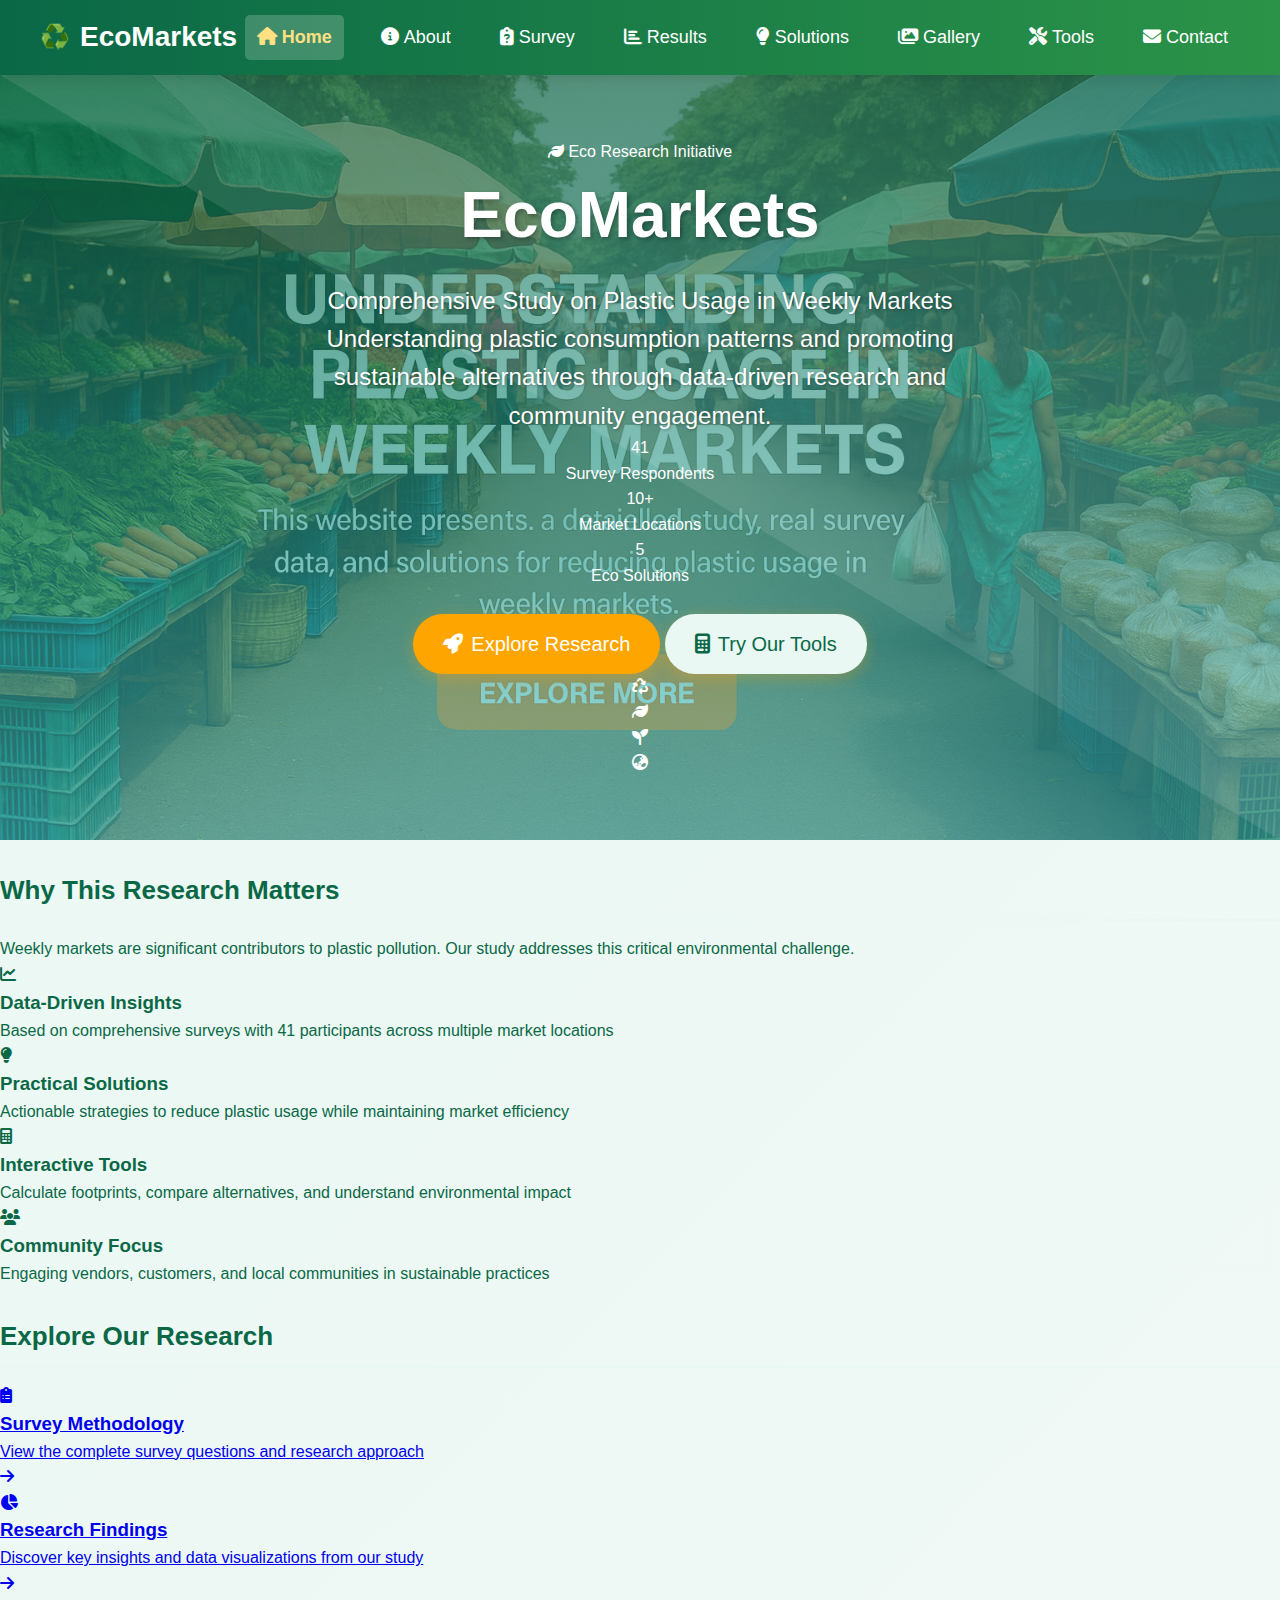
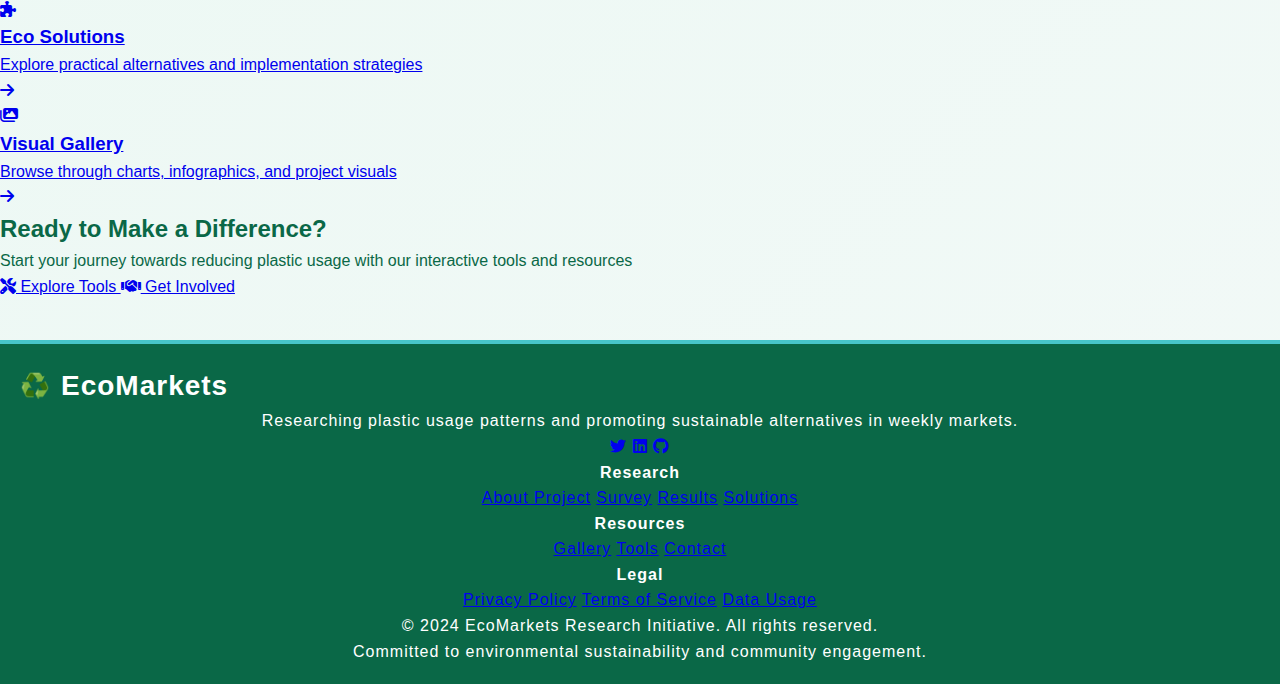
<file: index.html>
<!DOCTYPE html>
<html lang="en">
<head>
    <meta charset="UTF-8">
    <meta name="viewport" content="width=device-width, initial-scale=1.0">
    <title>EcoMarkets | Study on Plastic Usage in Weekly Markets</title>
    <link rel="stylesheet" href="style.css">
    <link rel="stylesheet" href="https://cdnjs.cloudflare.com/ajax/libs/font-awesome/6.5.0/css/all.min.css">
</head>

<body>

    <!-- NAVIGATION BAR -->
    <nav class="navbar">
        <div class="logo">EcoMarkets</div>
        <ul>
            <li><a href="index.html" class="active"><i class="fa-solid fa-house"></i> Home</a></li>
            <li><a href="about.html"><i class="fa-solid fa-circle-info"></i> About</a></li>
            <li><a href="survey.html"><i class="fa-solid fa-clipboard-question"></i> Survey</a></li>
            <li><a href="results.html"><i class="fa-solid fa-chart-bar"></i> Results</a></li>
            <li><a href="solutions.html"><i class="fa-solid fa-lightbulb"></i> Solutions</a></li>
            <li><a href="gallery.html"><i class="fa-solid fa-images"></i> Gallery</a></li>
            <li><a href="tools.html"><i class="fa-solid fa-screwdriver-wrench"></i> Tools</a></li>
            <li><a href="contact.html"><i class="fa-solid fa-envelope"></i> Contact</a></li>
        </ul>
    </nav>

    <!-- HERO SECTION -->
    <section class="hero">
        <div class="hero-content">
            <div class="hero-badge">
                <i class="fa-solid fa-leaf"></i>
                Eco Research Initiative
            </div>
            <h1>EcoMarkets</h1>
            <p class="hero-subtitle">Comprehensive Study on Plastic Usage in Weekly Markets</p>
            <p class="hero-description">
                Understanding plastic consumption patterns and promoting sustainable alternatives 
                through data-driven research and community engagement.
            </p>
            
            <div class="hero-stats">
                <div class="stat-item">
                    <div class="stat-number">41</div>
                    <div class="stat-label">Survey Respondents</div>
                </div>
                <div class="stat-item">
                    <div class="stat-number">10+</div>
                    <div class="stat-label">Market Locations</div>
                </div>
                <div class="stat-item">
                    <div class="stat-number">5</div>
                    <div class="stat-label">Eco Solutions</div>
                </div>
            </div>

            <div class="hero-actions">
                <a href="about.html" class="hero-btn primary">
                    <i class="fa-solid fa-rocket"></i> Explore Research
                </a>
                <a href="tools.html" class="hero-btn secondary">
                    <i class="fa-solid fa-calculator"></i> Try Our Tools
                </a>
            </div>
        </div>
        
        <div class="hero-visual">
            <div class="floating-shapes">
                <div class="shape shape-1"><i class="fa-solid fa-recycle"></i></div>
                <div class="shape shape-2"><i class="fa-solid fa-leaf"></i></div>
                <div class="shape shape-3"><i class="fa-solid fa-seedling"></i></div>
                <div class="shape shape-4"><i class="fa-solid fa-earth-asia"></i></div>
            </div>
        </div>
    </section>

    <!-- FEATURES SECTION -->
    <section class="features">
        <div class="container">
            <h2 class="section-title">Why This Research Matters</h2>
            <p class="section-subtitle">Weekly markets are significant contributors to plastic pollution. Our study addresses this critical environmental challenge.</p>
            
            <div class="features-grid">
                <div class="feature-card">
                    <div class="feature-icon">
                        <i class="fa-solid fa-chart-line"></i>
                    </div>
                    <h3>Data-Driven Insights</h3>
                    <p>Based on comprehensive surveys with 41 participants across multiple market locations</p>
                </div>
                
                <div class="feature-card">
                    <div class="feature-icon">
                        <i class="fa-solid fa-lightbulb"></i>
                    </div>
                    <h3>Practical Solutions</h3>
                    <p>Actionable strategies to reduce plastic usage while maintaining market efficiency</p>
                </div>
                
                <div class="feature-card">
                    <div class="feature-icon">
                        <i class="fa-solid fa-calculator"></i>
                    </div>
                    <h3>Interactive Tools</h3>
                    <p>Calculate footprints, compare alternatives, and understand environmental impact</p>
                </div>
                
                <div class="feature-card">
                    <div class="feature-icon">
                        <i class="fa-solid fa-users"></i>
                    </div>
                    <h3>Community Focus</h3>
                    <p>Engaging vendors, customers, and local communities in sustainable practices</p>
                </div>
            </div>
        </div>
    </section>

    <!-- QUICK LINKS SECTION -->
    <section class="quick-links">
        <div class="container">
            <h2 class="section-title">Explore Our Research</h2>
            <div class="links-grid">
                <a href="survey.html" class="link-card">
                    <div class="link-icon">
                        <i class="fa-solid fa-clipboard-list"></i>
                    </div>
                    <h3>Survey Methodology</h3>
                    <p>View the complete survey questions and research approach</p>
                    <span class="link-arrow">
                        <i class="fa-solid fa-arrow-right"></i>
                    </span>
                </a>
                
                <a href="results.html" class="link-card">
                    <div class="link-icon">
                        <i class="fa-solid fa-chart-pie"></i>
                    </div>
                    <h3>Research Findings</h3>
                    <p>Discover key insights and data visualizations from our study</p>
                    <span class="link-arrow">
                        <i class="fa-solid fa-arrow-right"></i>
                    </span>
                </a>
                
                <a href="solutions.html" class="link-card">
                    <div class="link-icon">
                        <i class="fa-solid fa-puzzle-piece"></i>
                    </div>
                    <h3>Eco Solutions</h3>
                    <p>Explore practical alternatives and implementation strategies</p>
                    <span class="link-arrow">
                        <i class="fa-solid fa-arrow-right"></i>
                    </span>
                </a>
                
                <a href="gallery.html" class="link-card">
                    <div class="link-icon">
                        <i class="fa-solid fa-images"></i>
                    </div>
                    <h3>Visual Gallery</h3>
                    <p>Browse through charts, infographics, and project visuals</p>
                    <span class="link-arrow">
                        <i class="fa-solid fa-arrow-right"></i>
                    </span>
                </a>
            </div>
        </div>
    </section>

    <!-- CALL TO ACTION -->
    <section class="cta-section">
        <div class="container">
            <div class="cta-content">
                <h2>Ready to Make a Difference?</h2>
                <p>Start your journey towards reducing plastic usage with our interactive tools and resources</p>
                <div class="cta-actions">
                    <a href="tools.html" class="cta-btn primary">
                        <i class="fa-solid fa-screwdriver-wrench"></i> Explore Tools
                    </a>
                    <a href="contact.html" class="cta-btn secondary">
                        <i class="fa-solid fa-handshake"></i> Get Involved
                    </a>
                </div>
            </div>
        </div>
    </section>

    <!-- FOOTER -->
    <footer class="footer">
        <div class="container">
            <div class="footer-content">
                <div class="footer-brand">
                    <div class="logo">EcoMarkets</div>
                    <p>Researching plastic usage patterns and promoting sustainable alternatives in weekly markets.</p>
                    <div class="social-links">
                        <a href="#" class="social-link"><i class="fa-brands fa-twitter"></i></a>
                        <a href="#" class="social-link"><i class="fa-brands fa-linkedin"></i></a>
                        <a href="#" class="social-link"><i class="fa-brands fa-github"></i></a>
                    </div>
                </div>
                
                <div class="footer-links">
                    <div class="footer-column">
                        <h4>Research</h4>
                        <a href="about.html">About Project</a>
                        <a href="survey.html">Survey</a>
                        <a href="results.html">Results</a>
                        <a href="solutions.html">Solutions</a>
                    </div>
                    
                    <div class="footer-column">
                        <h4>Resources</h4>
                        <a href="gallery.html">Gallery</a>
                        <a href="tools.html">Tools</a>
                        <a href="contact.html">Contact</a>
                    </div>
                    
                    <div class="footer-column">
                        <h4>Legal</h4>
                        <a href="#">Privacy Policy</a>
                        <a href="#">Terms of Service</a>
                        <a href="#">Data Usage</a>
                    </div>
                </div>
            </div>
            
            <div class="footer-bottom">
                <p>&copy; 2024 EcoMarkets Research Initiative. All rights reserved.</p>
                <p>Committed to environmental sustainability and community engagement.</p>
            </div>
        </div>
    </footer>

</body>
</html>
</file>
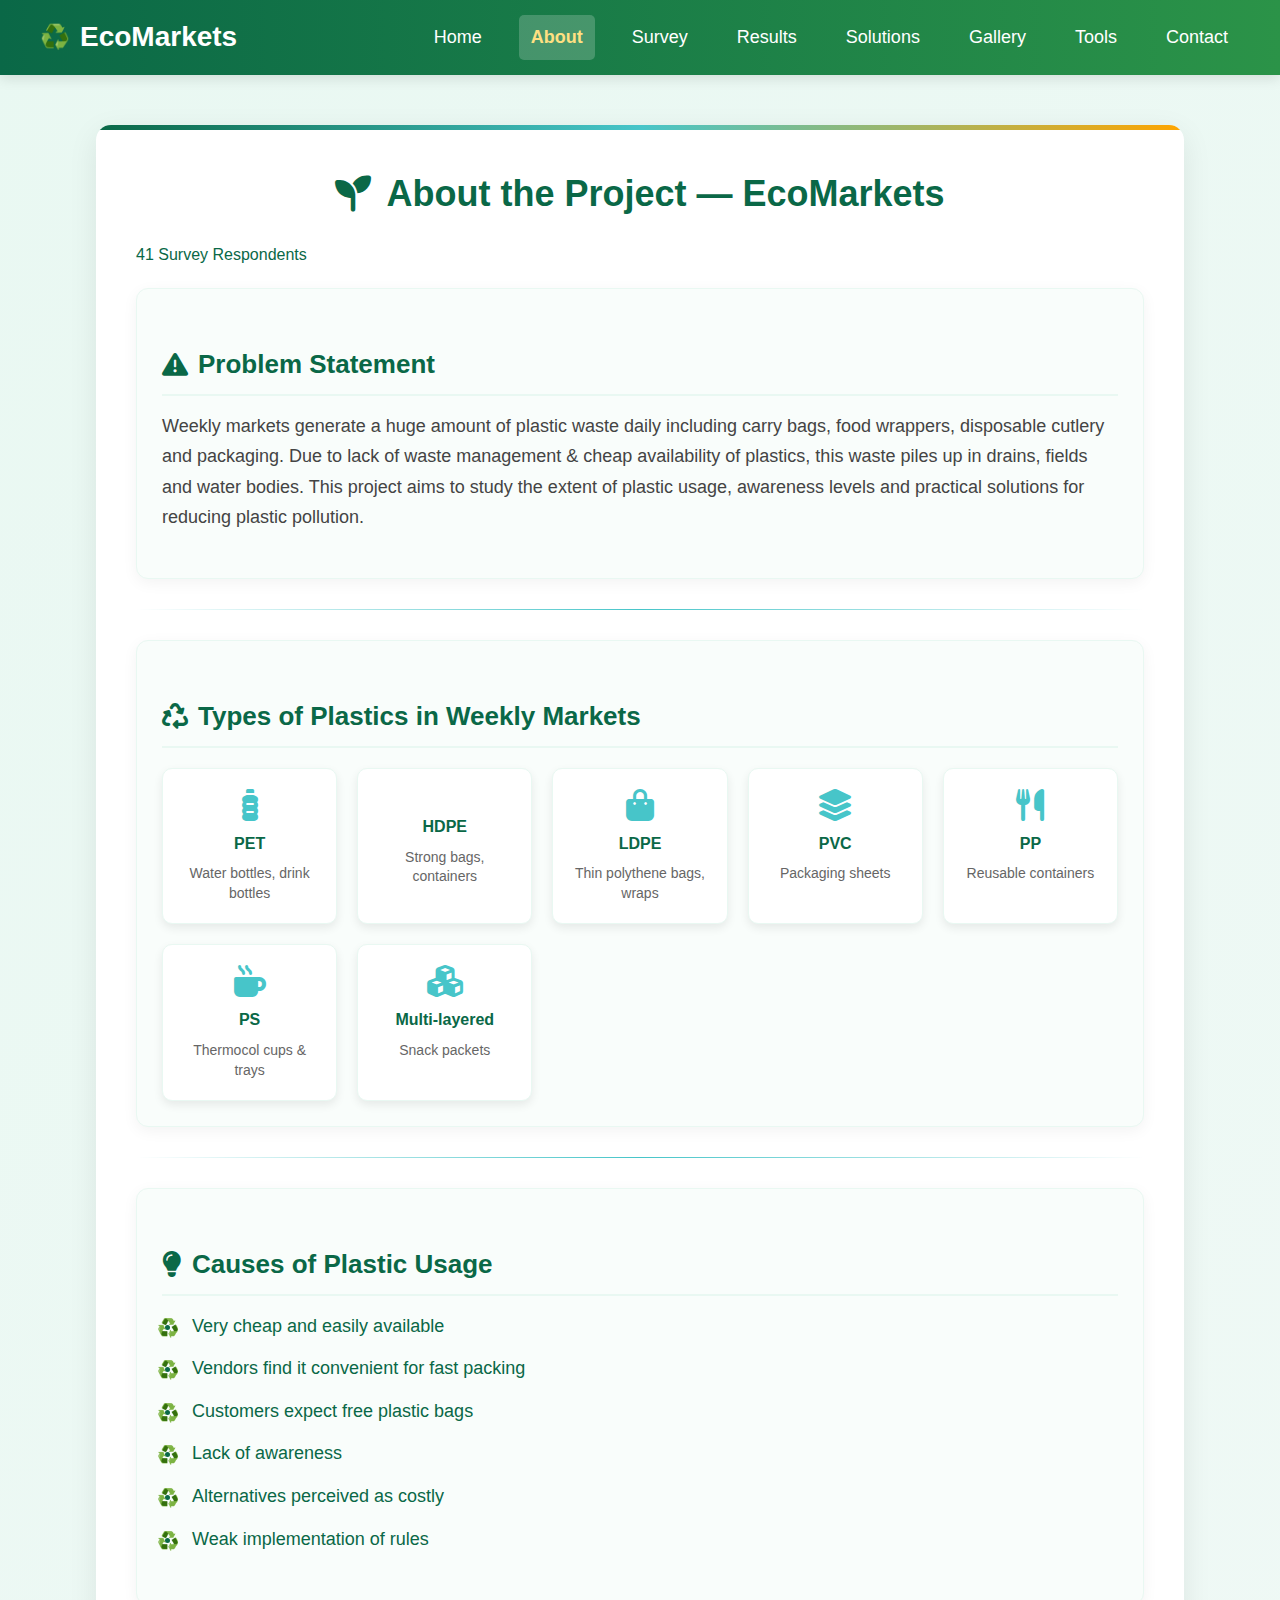
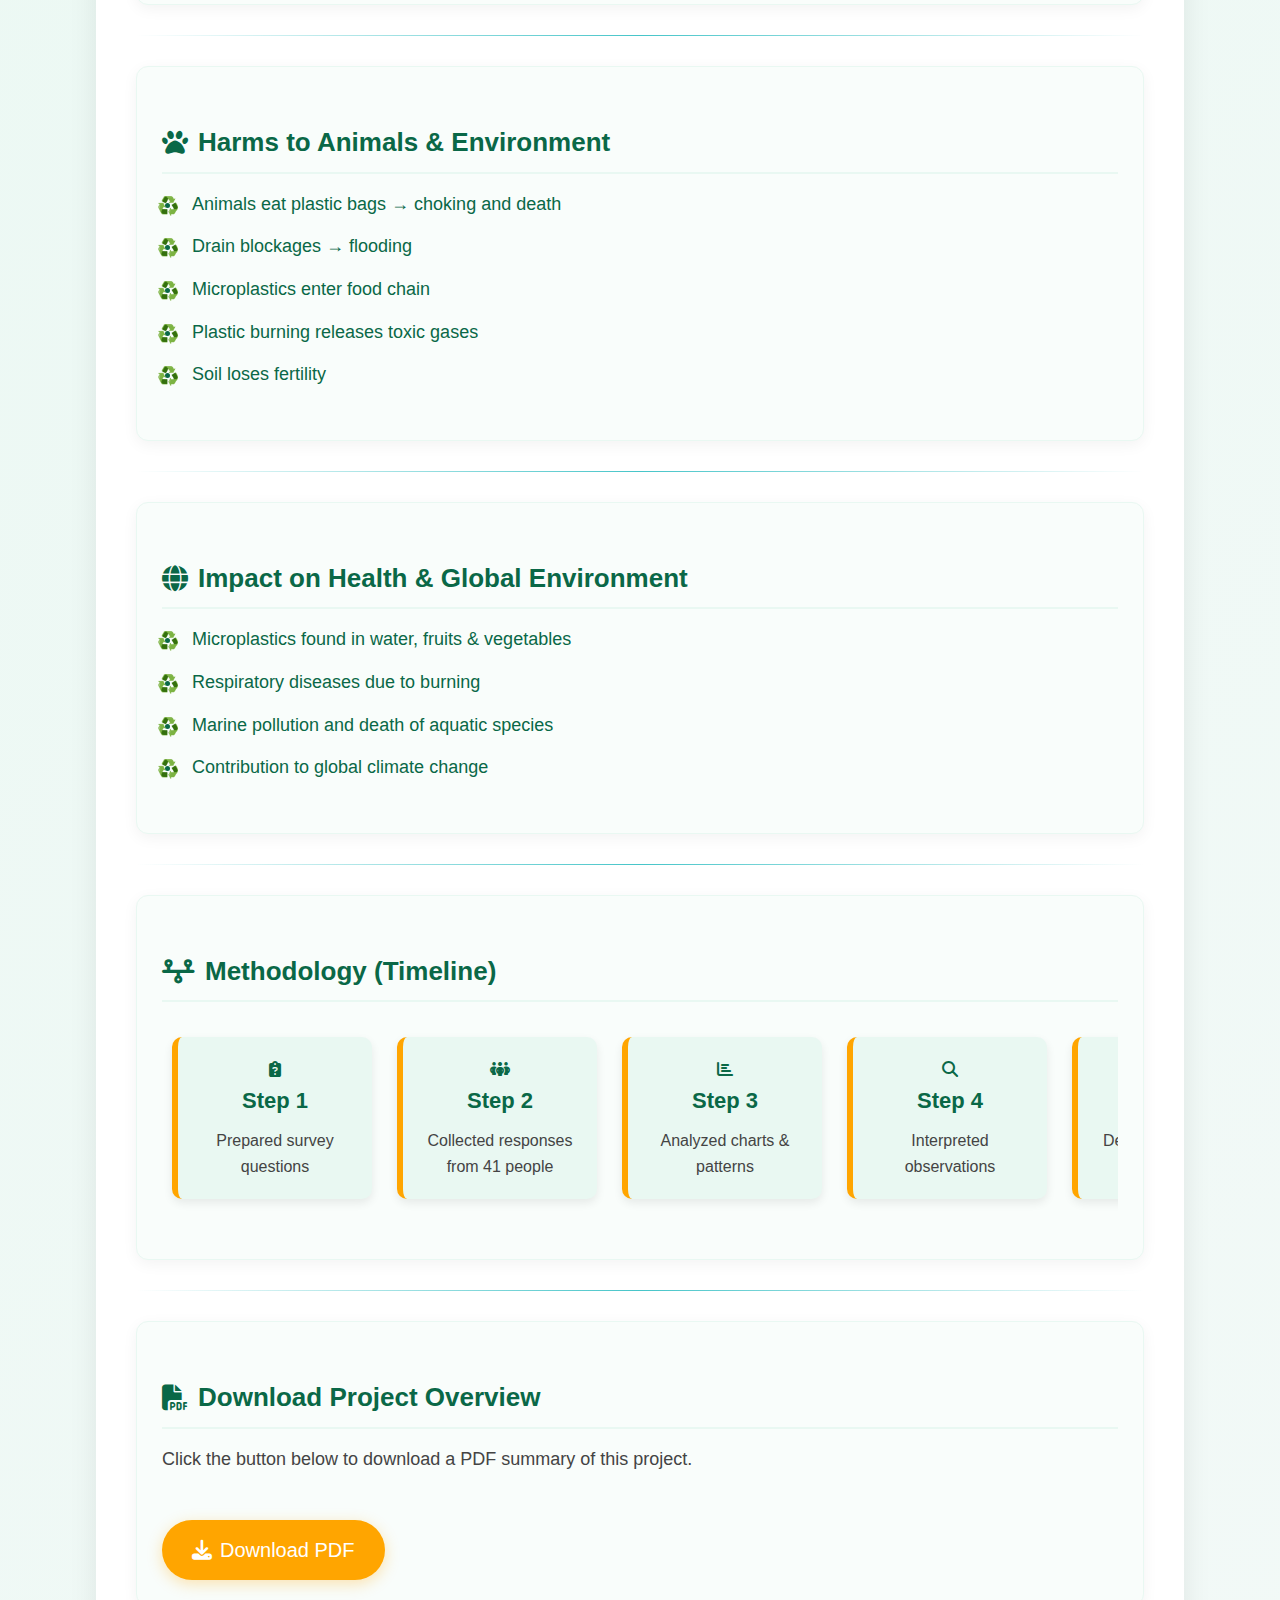
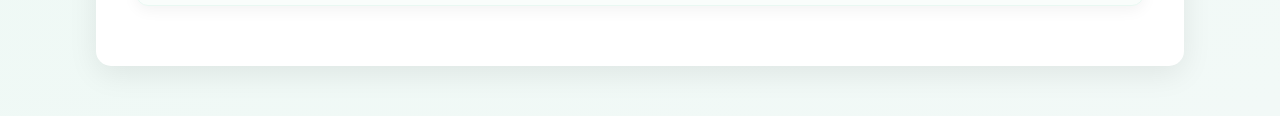
<file: about.html>
<!DOCTYPE html>
<html lang="en">
<head>
  <meta charset="utf-8" />
  <meta name="viewport" content="width=device-width, initial-scale=1" />
  <title>About | EcoMarkets</title>
  <link rel="stylesheet" href="style.css" />
  <link rel="stylesheet" href="https://cdnjs.cloudflare.com/ajax/libs/font-awesome/6.5.0/css/all.min.css">
</head>
<body>

  <nav class="navbar">
    <div class="logo">EcoMarkets</div>
    <ul>
      <li><a href="index.html">Home</a></li>
      <li><a href="about.html" class="active">About</a></li>
      <li><a href="survey.html">Survey</a></li>
      <li><a href="results.html">Results</a></li>
      <li><a href="solutions.html">Solutions</a></li>
      <li><a href="gallery.html">Gallery</a></li>
      <li><a href="tools.html">Tools</a></li>
      <li><a href="contact.html">Contact</a></li>
    </ul>
  </nav>

  <section class="page-container">

    <h1 class="page-title">
      <i class="fa-solid fa-seedling"></i> About the Project — EcoMarkets
    </h1>

    <div class="stat-box">
      <span class="stat-number">41</span>
      <span class="stat-label">Survey Respondents</span>
    </div>

    <!-- PROBLEM STATEMENT -->
    <div class="content-card">
      <h2 class="section-title"><i class="fa-solid fa-triangle-exclamation"></i> Problem Statement</h2>
      <p class="page-text">
        Weekly markets generate a huge amount of plastic waste daily including carry bags, food wrappers,
        disposable cutlery and packaging. Due to lack of waste management & cheap availability of plastics,
        this waste piles up in drains, fields and water bodies. This project aims to study the extent of
        plastic usage, awareness levels and practical solutions for reducing plastic pollution.
      </p>
    </div>

    <hr>

    <!-- TYPES OF PLASTIC -->
    <div class="content-card">
      <h2 class="section-title"><i class="fa-solid fa-recycle"></i> Types of Plastics in Weekly Markets</h2>
      <div class="plastic-types-grid">
        <div class="plastic-type-item">
          <i class="fa-solid fa-bottle-water"></i>
          <h4>PET</h4>
          <p>Water bottles, drink bottles</p>
        </div>
        <div class="plastic-type-item">
          <i class="fa-solid fa-bags-shopping"></i>
          <h4>HDPE</h4>
          <p>Strong bags, containers</p>
        </div>
        <div class="plastic-type-item">
          <i class="fa-solid fa-bag-shopping"></i>
          <h4>LDPE</h4>
          <p>Thin polythene bags, wraps</p>
        </div>
        <div class="plastic-type-item">
          <i class="fa-solid fa-layer-group"></i>
          <h4>PVC</h4>
          <p>Packaging sheets</p>
        </div>
        <div class="plastic-type-item">
          <i class="fa-solid fa-utensils"></i>
          <h4>PP</h4>
          <p>Reusable containers</p>
        </div>
        <div class="plastic-type-item">
          <i class="fa-solid fa-mug-hot"></i>
          <h4>PS</h4>
          <p>Thermocol cups & trays</p>
        </div>
        <div class="plastic-type-item">
          <i class="fa-solid fa-cubes"></i>
          <h4>Multi-layered</h4>
          <p>Snack packets</p>
        </div>
      </div>
    </div>

    <hr>

    <!-- CAUSES -->
    <div class="content-card">
      <h2 class="section-title"><i class="fa-solid fa-lightbulb"></i> Causes of Plastic Usage</h2>
      <ul class="styled-list">
        <li>Very cheap and easily available</li>
        <li>Vendors find it convenient for fast packing</li>
        <li>Customers expect free plastic bags</li>
        <li>Lack of awareness</li>
        <li>Alternatives perceived as costly</li>
        <li>Weak implementation of rules</li>
      </ul>
    </div>

    <hr>

    <!-- HARMS -->
    <div class="content-card">
      <h2 class="section-title"><i class="fa-solid fa-paw"></i> Harms to Animals & Environment</h2>
      <ul class="styled-list">
        <li>Animals eat plastic bags → choking and death</li>
        <li>Drain blockages → flooding</li>
        <li>Microplastics enter food chain</li>
        <li>Plastic burning releases toxic gases</li>
        <li>Soil loses fertility</li>
      </ul>
    </div>

    <hr>

    <!-- IMPACT -->
    <div class="content-card">
      <h2 class="section-title"><i class="fa-solid fa-globe"></i> Impact on Health & Global Environment</h2>
      <ul class="styled-list">
        <li>Microplastics found in water, fruits & vegetables</li>
        <li>Respiratory diseases due to burning</li>
        <li>Marine pollution and death of aquatic species</li>
        <li>Contribution to global climate change</li>
      </ul>
    </div>

    <hr>

    <!-- TIMELINE -->
    <div class="content-card">
      <h2 class="section-title"><i class="fa-solid fa-timeline"></i> Methodology (Timeline)</h2>

      <div class="timeline">

        <div class="timeline-step">
          <div class="timeline-icon">
            <i class="fa-solid fa-clipboard-question"></i>
          </div>
          <h3>Step 1</h3>
          <p>Prepared survey questions</p>
        </div>

        <div class="timeline-step">
          <div class="timeline-icon">
            <i class="fa-solid fa-people-group"></i>
          </div>
          <h3>Step 2</h3>
          <p>Collected responses from 41 people</p>
        </div>

        <div class="timeline-step">
          <div class="timeline-icon">
            <i class="fa-solid fa-chart-bar"></i>
          </div>
          <h3>Step 3</h3>
          <p>Analyzed charts & patterns</p>
        </div>

        <div class="timeline-step">
          <div class="timeline-icon">
            <i class="fa-solid fa-magnifying-glass"></i>
          </div>
          <h3>Step 4</h3>
          <p>Interpreted observations</p>
        </div>

        <div class="timeline-step">
          <div class="timeline-icon">
            <i class="fa-solid fa-laptop-code"></i>
          </div>
          <h3>Step 5</h3>
          <p>Designed website to present findings</p>
        </div>

      </div>
    </div>

    <hr>

    <!-- PDF DOWNLOAD -->
    <div class="content-card text-center">
      <h2 class="section-title"><i class="fa-solid fa-file-pdf"></i> Download Project Overview</h2>
      <p class="page-text">Click the button below to download a PDF summary of this project.</p>

      <a href="EcoMarkets_Project_Overview.pdf" download class="hero-btn">
        <i class="fa-solid fa-download"></i> Download PDF
      </a>
    </div>

  </section>

</body>
</html>
</file>
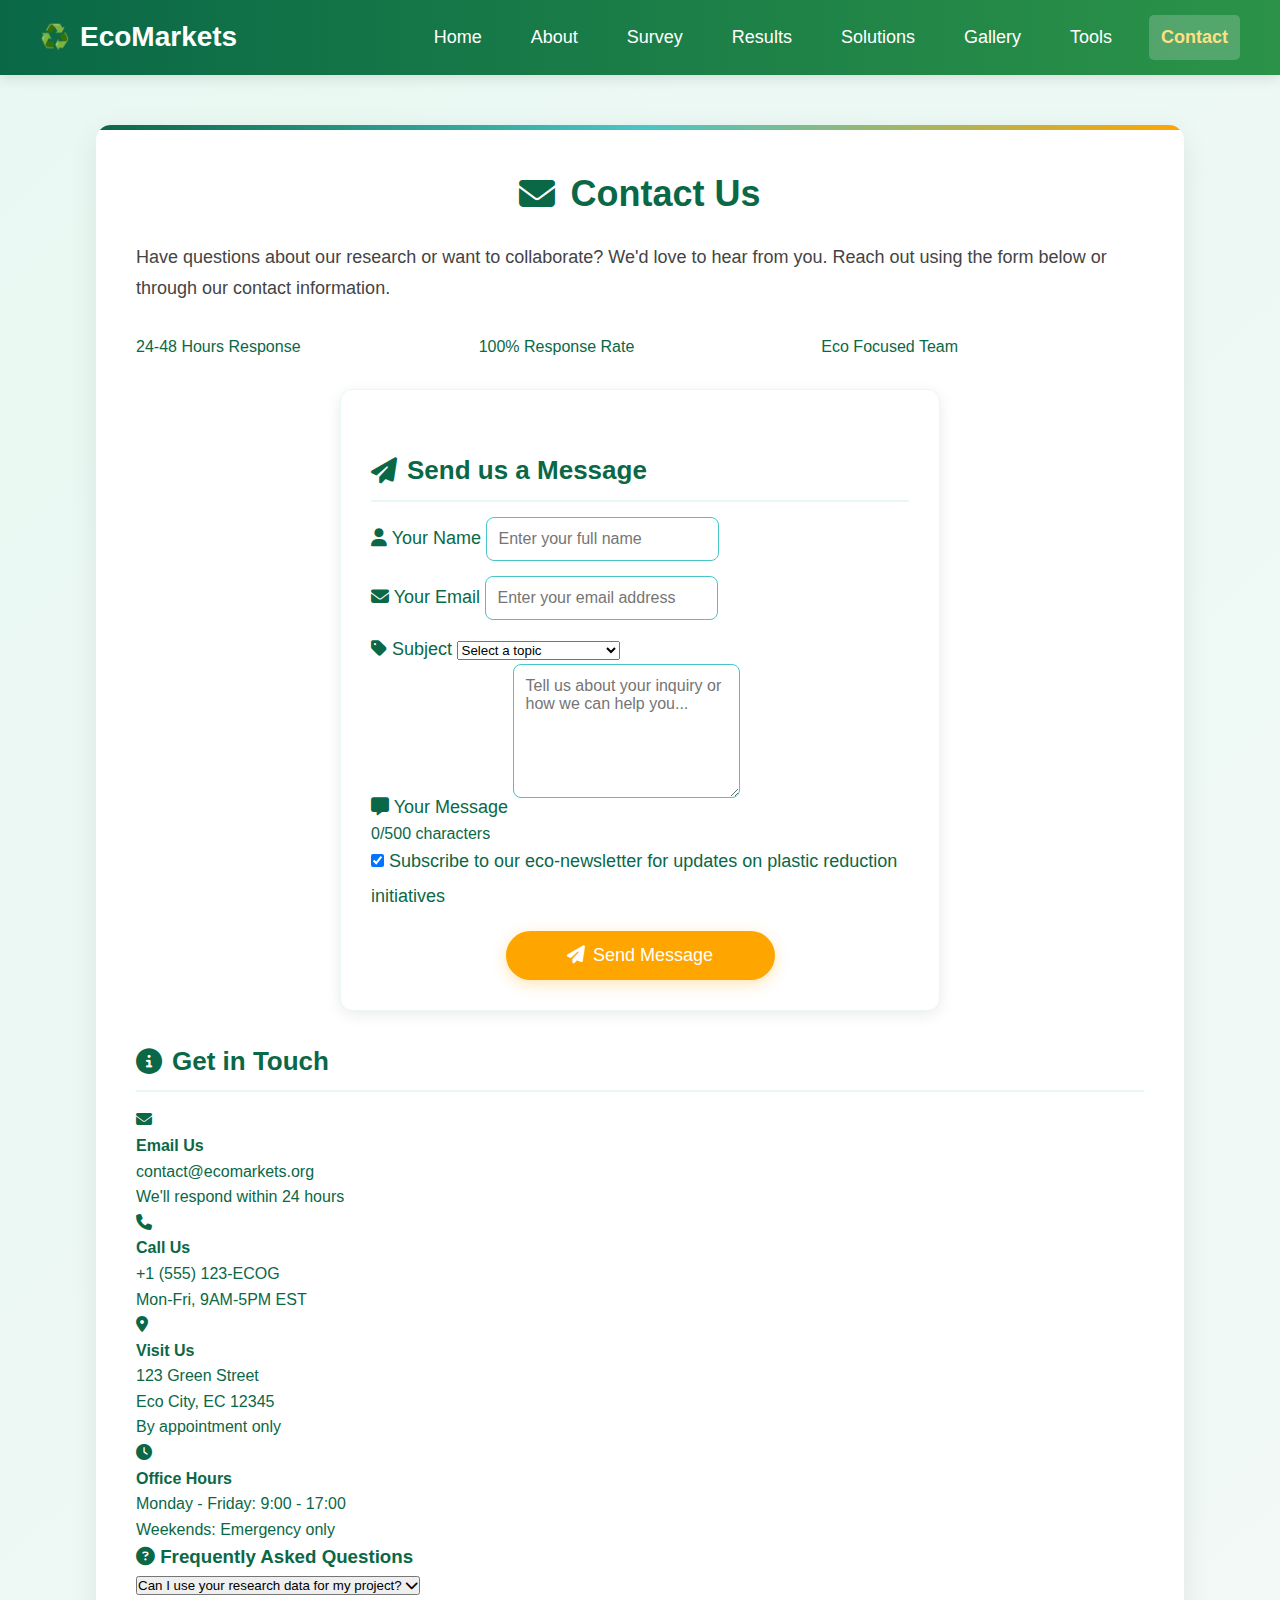
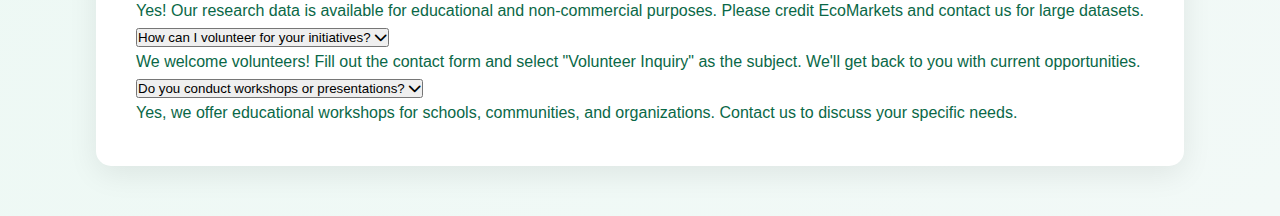
<file: contact.html>
<!DOCTYPE html>
<html lang="en">
<head>
    <meta charset="UTF-8">
    <meta name="viewport" content="width=device-width, initial-scale=1.0">
    <title>Contact | EcoMarkets</title>
    <link rel="stylesheet" href="style.css">
    <link rel="stylesheet" href="https://cdnjs.cloudflare.com/ajax/libs/font-awesome/6.5.0/css/all.min.css">
</head>

<body>

<nav class="navbar">
    <div class="logo">EcoMarkets</div>
    <ul>
        <li><a href="index.html">Home</a></li>
        <li><a href="about.html">About</a></li>
        <li><a href="survey.html">Survey</a></li>
        <li><a href="results.html">Results</a></li>
        <li><a href="solutions.html">Solutions</a></li>
        <li><a href="gallery.html">Gallery</a></li>
        <li><a href="tools.html">Tools</a></li>
        <li><a href="contact.html" class="active">Contact</a></li>
    </ul>
</nav>

<section class="page-container">

    <h1 class="page-title"><i class="fa-solid fa-envelope"></i> Contact Us</h1>
    <p class="page-text">Have questions about our research or want to collaborate? We'd love to hear from you. Reach out using the form below or through our contact information.</p>

    <div class="contact-stats">
        <div class="stat-box">
            <span class="stat-number">24-48</span>
            <span class="stat-label">Hours Response</span>
        </div>
        <div class="stat-box">
            <span class="stat-number">100%</span>
            <span class="stat-label">Response Rate</span>
        </div>
        <div class="stat-box">
            <span class="stat-number">Eco</span>
            <span class="stat-label">Focused Team</span>
        </div>
    </div>

    <div class="contact-content">
        <div class="contact-form-section">
            <div class="contact-form-box">
                <h2 class="section-title"><i class="fa-solid fa-paper-plane"></i> Send us a Message</h2>
                <form id="contactForm">
                    <div class="form-row">
                        <div class="form-group">
                            <label for="name"><i class="fa-solid fa-user"></i> Your Name</label>
                            <input type="text" id="name" placeholder="Enter your full name" required>
                        </div>
                        <div class="form-group">
                            <label for="email"><i class="fa-solid fa-envelope"></i> Your Email</label>
                            <input type="email" id="email" placeholder="Enter your email address" required>
                        </div>
                    </div>

                    <div class="form-group">
                        <label for="subject"><i class="fa-solid fa-tag"></i> Subject</label>
                        <select id="subject" required>
                            <option value="">Select a topic</option>
                            <option value="research">Research Collaboration</option>
                            <option value="partnership">Partnership Opportunity</option>
                            <option value="volunteer">Volunteer Inquiry</option>
                            <option value="media">Media Inquiry</option>
                            <option value="general">General Question</option>
                            <option value="technical">Technical Support</option>
                        </select>
                    </div>

                    <div class="form-group">
                        <label for="message"><i class="fa-solid fa-message"></i> Your Message</label>
                        <textarea id="message" rows="6" placeholder="Tell us about your inquiry or how we can help you..." required></textarea>
                        <div class="char-count">
                            <span id="charCount">0</span>/500 characters
                        </div>
                    </div>

                    <div class="form-group">
                        <label class="checkbox-label">
                            <input type="checkbox" id="newsletter" checked>
                            <span class="checkmark"></span>
                            Subscribe to our eco-newsletter for updates on plastic reduction initiatives
                        </label>
                    </div>

                    <button type="submit" class="submit-btn">
                        <i class="fa-solid fa-paper-plane"></i> Send Message
                    </button>
                </form>
            </div>
        </div>

        <div class="contact-info-section">
            <div class="contact-info-card">
                <h2 class="section-title"><i class="fa-solid fa-circle-info"></i> Get in Touch</h2>
                
                <div class="contact-method">
                    <div class="contact-icon">
                        <i class="fa-solid fa-envelope"></i>
                    </div>
                    <div class="contact-details">
                        <h4>Email Us</h4>
                        <p>contact@ecomarkets.org</p>
                        <span>We'll respond within 24 hours</span>
                    </div>
                </div>

                <div class="contact-method">
                    <div class="contact-icon">
                        <i class="fa-solid fa-phone"></i>
                    </div>
                    <div class="contact-details">
                        <h4>Call Us</h4>
                        <p>+1 (555) 123-ECOG</p>
                        <span>Mon-Fri, 9AM-5PM EST</span>
                    </div>
                </div>

                <div class="contact-method">
                    <div class="contact-icon">
                        <i class="fa-solid fa-location-dot"></i>
                    </div>
                    <div class="contact-details">
                        <h4>Visit Us</h4>
                        <p>123 Green Street<br>Eco City, EC 12345</p>
                        <span>By appointment only</span>
                    </div>
                </div>

                <div class="contact-method">
                    <div class="contact-icon">
                        <i class="fa-solid fa-clock"></i>
                    </div>
                    <div class="contact-details">
                        <h4>Office Hours</h4>
                        <p>Monday - Friday: 9:00 - 17:00</p>
                        <span>Weekends: Emergency only</span>
                    </div>
                </div>
            </div>

            <div class="faq-card">
                <h3><i class="fa-solid fa-circle-question"></i> Frequently Asked Questions</h3>
                <div class="faq-item">
                    <button class="faq-question">
                        Can I use your research data for my project?
                        <i class="fa-solid fa-chevron-down"></i>
                    </button>
                    <div class="faq-answer">
                        <p>Yes! Our research data is available for educational and non-commercial purposes. Please credit EcoMarkets and contact us for large datasets.</p>
                    </div>
                </div>
                <div class="faq-item">
                    <button class="faq-question">
                        How can I volunteer for your initiatives?
                        <i class="fa-solid fa-chevron-down"></i>
                    </button>
                    <div class="faq-answer">
                        <p>We welcome volunteers! Fill out the contact form and select "Volunteer Inquiry" as the subject. We'll get back to you with current opportunities.</p>
                    </div>
                </div>
                <div class="faq-item">
                    <button class="faq-question">
                        Do you conduct workshops or presentations?
                        <i class="fa-solid fa-chevron-down"></i>
                    </button>
                    <div class="faq-answer">
                        <p>Yes, we offer educational workshops for schools, communities, and organizations. Contact us to discuss your specific needs.</p>
                    </div>
                </div>
            </div>
        </div>
    </div>

    <div class="success-message" id="successMessage" style="display: none;">
        <i class="fa-solid fa-circle-check"></i>
        <div>
            <h3>Message Sent Successfully!</h3>
            <p>Thank you for contacting EcoMarkets. We'll get back to you within 24 hours.</p>
        </div>
    </div>

</section>

<script>
document.addEventListener('DOMContentLoaded', function() {
    const contactForm = document.getElementById('contactForm');
    const messageTextarea = document.getElementById('message');
    const charCount = document.getElementById('charCount');
    const successMessage = document.getElementById('successMessage');
    
    // Character count for message
    messageTextarea.addEventListener('input', function() {
        charCount.textContent = this.value.length;
    });
    
    // FAQ functionality
    const faqQuestions = document.querySelectorAll('.faq-question');
    faqQuestions.forEach(question => {
        question.addEventListener('click', function() {
            const answer = this.nextElementSibling;
            const icon = this.querySelector('i');
            
            // Toggle current FAQ
            answer.style.display = answer.style.display === 'block' ? 'none' : 'block';
            icon.classList.toggle('fa-chevron-down');
            icon.classList.toggle('fa-chevron-up');
            
            // Close other FAQs
            faqQuestions.forEach(otherQuestion => {
                if (otherQuestion !== this) {
                    const otherAnswer = otherQuestion.nextElementSibling;
                    const otherIcon = otherQuestion.querySelector('i');
                    otherAnswer.style.display = 'none';
                    otherIcon.classList.add('fa-chevron-down');
                    otherIcon.classList.remove('fa-chevron-up');
                }
            });
        });
    });
    
    // Form submission
    contactForm.addEventListener('submit', function(e) {
        e.preventDefault();
        
        // Simulate form submission
        contactForm.style.display = 'none';
        successMessage.style.display = 'flex';
        
        // You would typically send the form data to a server here
        console.log('Form submitted:', {
            name: document.getElementById('name').value,
            email: document.getElementById('email').value,
            subject: document.getElementById('subject').value,
            message: document.getElementById('message').value,
            newsletter: document.getElementById('newsletter').checked
        });
    });
});
</script>

</body>
</html>
</file>
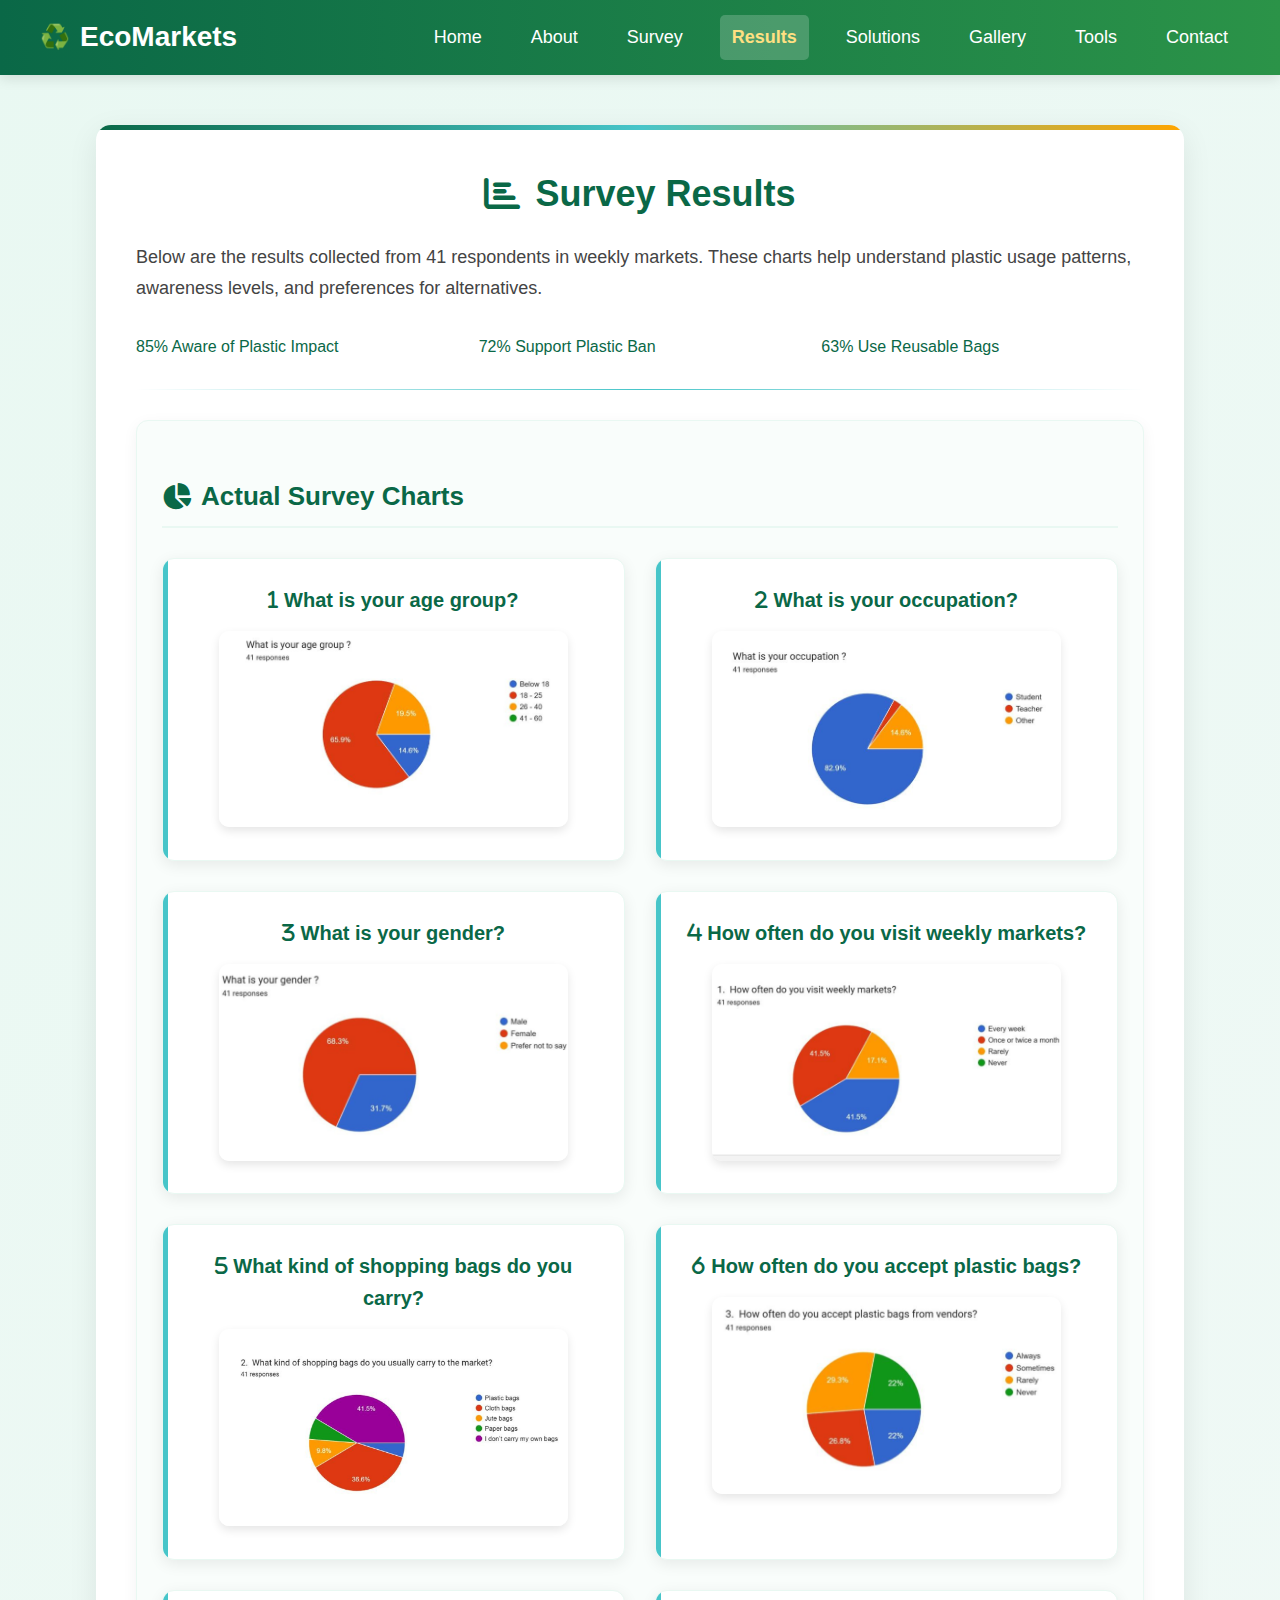
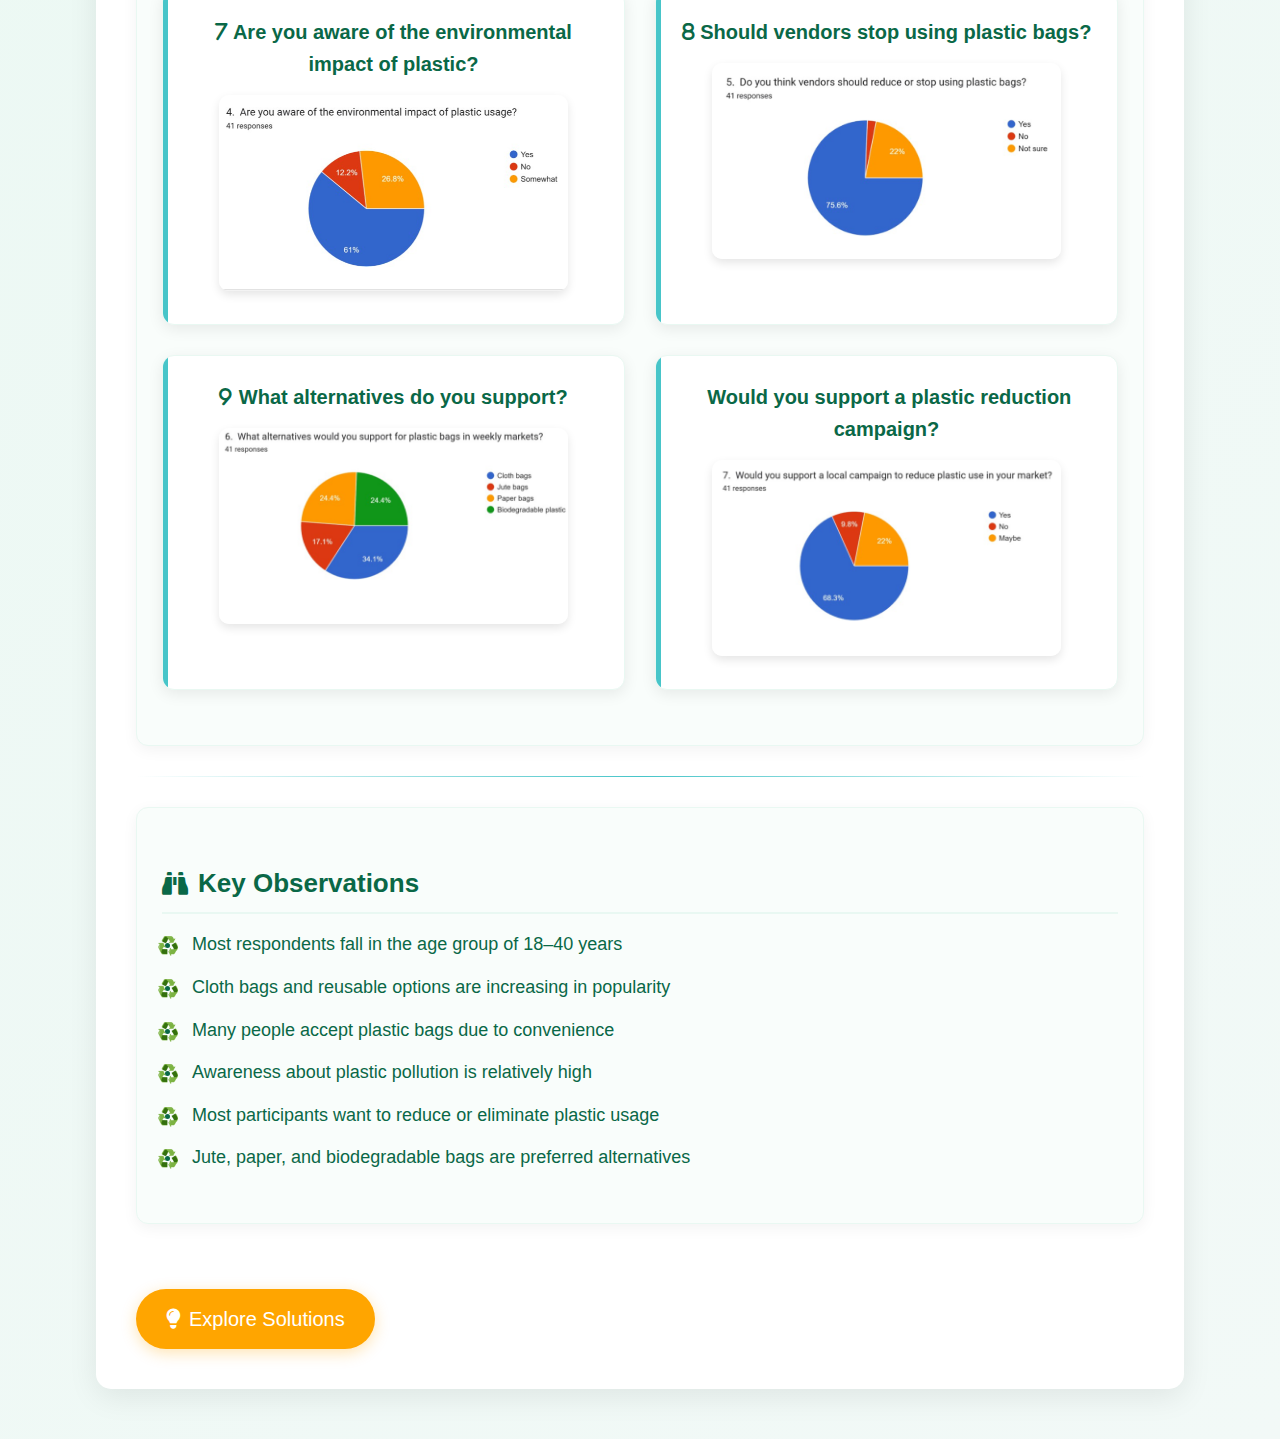
<file: results.html>
<!DOCTYPE html>
<html lang="en">
<head>
    <meta charset="UTF-8">
    <meta name="viewport" content="width=device-width, initial-scale=1.0">
    <title>Survey Results | EcoMarkets</title>
    <link rel="stylesheet" href="style.css">
    <link rel="stylesheet" href="https://cdnjs.cloudflare.com/ajax/libs/font-awesome/6.5.0/css/all.min.css">
</head>

<body>

<nav class="navbar">
    <div class="logo">EcoMarkets</div>
    <ul>
        <li><a href="index.html">Home</a></li>
        <li><a href="about.html">About</a></li>
        <li><a href="survey.html">Survey</a></li>
        <li><a href="results.html" class="active">Results</a></li>
        <li><a href="solutions.html">Solutions</a></li>
        <li><a href="gallery.html">Gallery</a></li>
        <li><a href="tools.html">Tools</a></li>
        <li><a href="contact.html">Contact</a></li>
    </ul>
</nav>

<section class="page-container">

    <h1 class="page-title"><i class="fa-solid fa-chart-bar"></i> Survey Results</h1>
    <p class="page-text">
        Below are the results collected from 41 respondents in weekly markets. These charts help 
        understand plastic usage patterns, awareness levels, and preferences for alternatives.
    </p>

    <div class="results-highlights">
        <div class="stat-box">
            <span class="stat-number">85%</span>
            <span class="stat-label">Aware of Plastic Impact</span>
        </div>
        <div class="stat-box">
            <span class="stat-number">72%</span>
            <span class="stat-label">Support Plastic Ban</span>
        </div>
        <div class="stat-box">
            <span class="stat-number">63%</span>
            <span class="stat-label">Use Reusable Bags</span>
        </div>
    </div>

    <hr>

    <div class="content-card">
        <h2 class="section-title"><i class="fa-solid fa-chart-pie"></i> Actual Survey Charts</h2>

        <div class="chart-grid">

            <div class="chart-box">
                <h3><i class="fa-solid fa-1"></i> What is your age group?</h3>
                <img src="images/Chart 1.png" alt="Age Group">
            </div>

            <div class="chart-box">
                <h3><i class="fa-solid fa-2"></i> What is your occupation?</h3>
                <img src="images/Chart 2.png" alt="Occupation">
            </div>

            <div class="chart-box">
                <h3><i class="fa-solid fa-3"></i> What is your gender?</h3>
                <img src="images/Chart 3.png" alt="Gender">
            </div>

            <div class="chart-box">
                <h3><i class="fa-solid fa-4"></i> How often do you visit weekly markets?</h3>
                <img src="images/Chart 4.png" alt="Visit Frequency">
            </div>

            <div class="chart-box">
                <h3><i class="fa-solid fa-5"></i> What kind of shopping bags do you carry?</h3>
                <img src="images/Chart 5.png" alt="Bag Types">
            </div>

            <div class="chart-box">
                <h3><i class="fa-solid fa-6"></i> How often do you accept plastic bags?</h3>
                <img src="images/Chart 6.png" alt="Plastic Acceptance">
            </div>

            <div class="chart-box">
                <h3><i class="fa-solid fa-7"></i> Are you aware of the environmental impact of plastic?</h3>
                <img src="images/Chart 7.png" alt="Awareness">
            </div>

            <div class="chart-box">
                <h3><i class="fa-solid fa-8"></i> Should vendors stop using plastic bags?</h3>
                <img src="images/Chart 8.png" alt="Vendor Plastic Use">
            </div>

            <div class="chart-box">
                <h3><i class="fa-solid fa-9"></i> What alternatives do you support?</h3>
                <img src="images/Chart 9.png" alt="Alternatives">
            </div>

            <div class="chart-box">
                <h3><i class="fa-solid fa-10"></i> Would you support a plastic reduction campaign?</h3>
                <img src="images/Chart 10.png" alt="Campaign Support">
            </div>

        </div>
    </div>

    <hr>

    <div class="content-card">
        <h2 class="section-title"><i class="fa-solid fa-binoculars"></i> Key Observations</h2>
        <ul class="styled-list">
            <li>Most respondents fall in the age group of 18–40 years</li>
            <li>Cloth bags and reusable options are increasing in popularity</li>
            <li>Many people accept plastic bags due to convenience</li>
            <li>Awareness about plastic pollution is relatively high</li>
            <li>Most participants want to reduce or eliminate plastic usage</li>
            <li>Jute, paper, and biodegradable bags are preferred alternatives</li>
        </ul>
    </div>

    <div class="text-center" style="margin-top: 40px;">
        <a href="solutions.html" class="hero-btn">
            <i class="fa-solid fa-lightbulb"></i> Explore Solutions
        </a>
    </div>

</section>

</body>
</html>
</file>
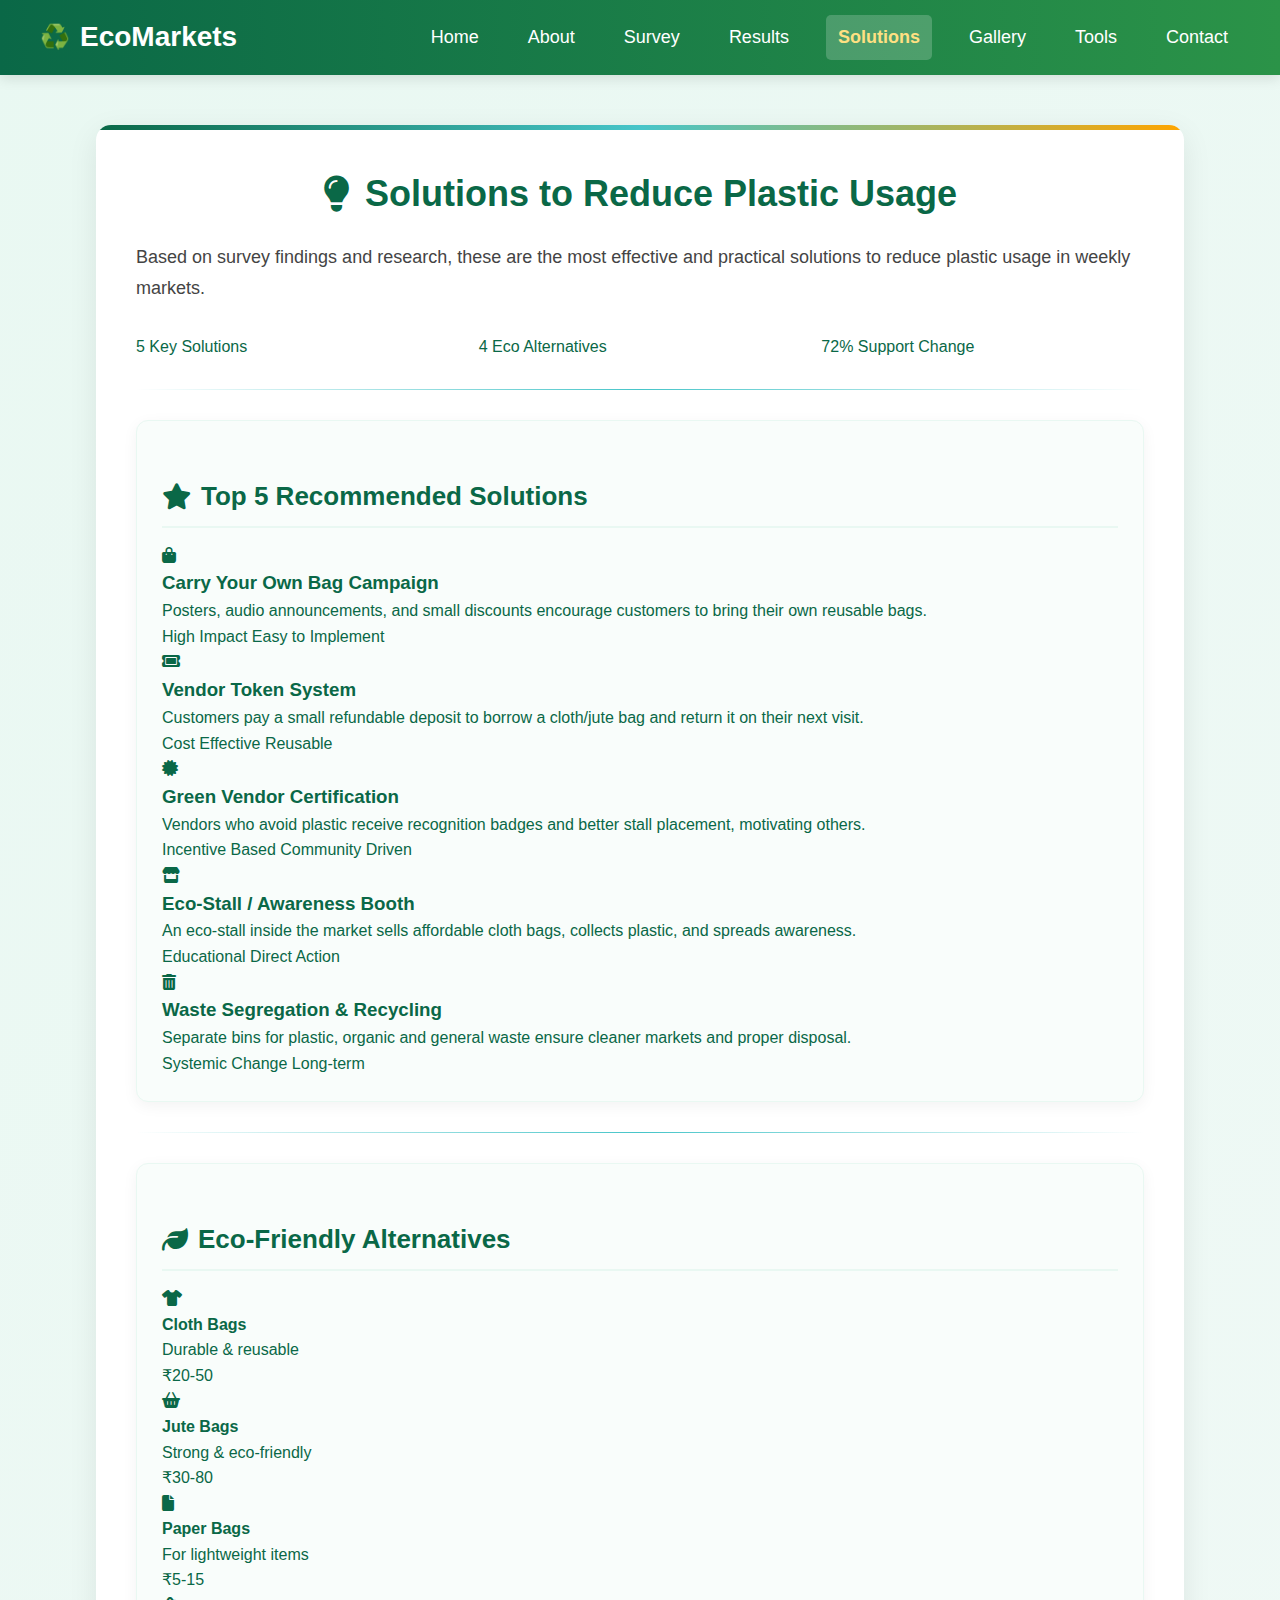
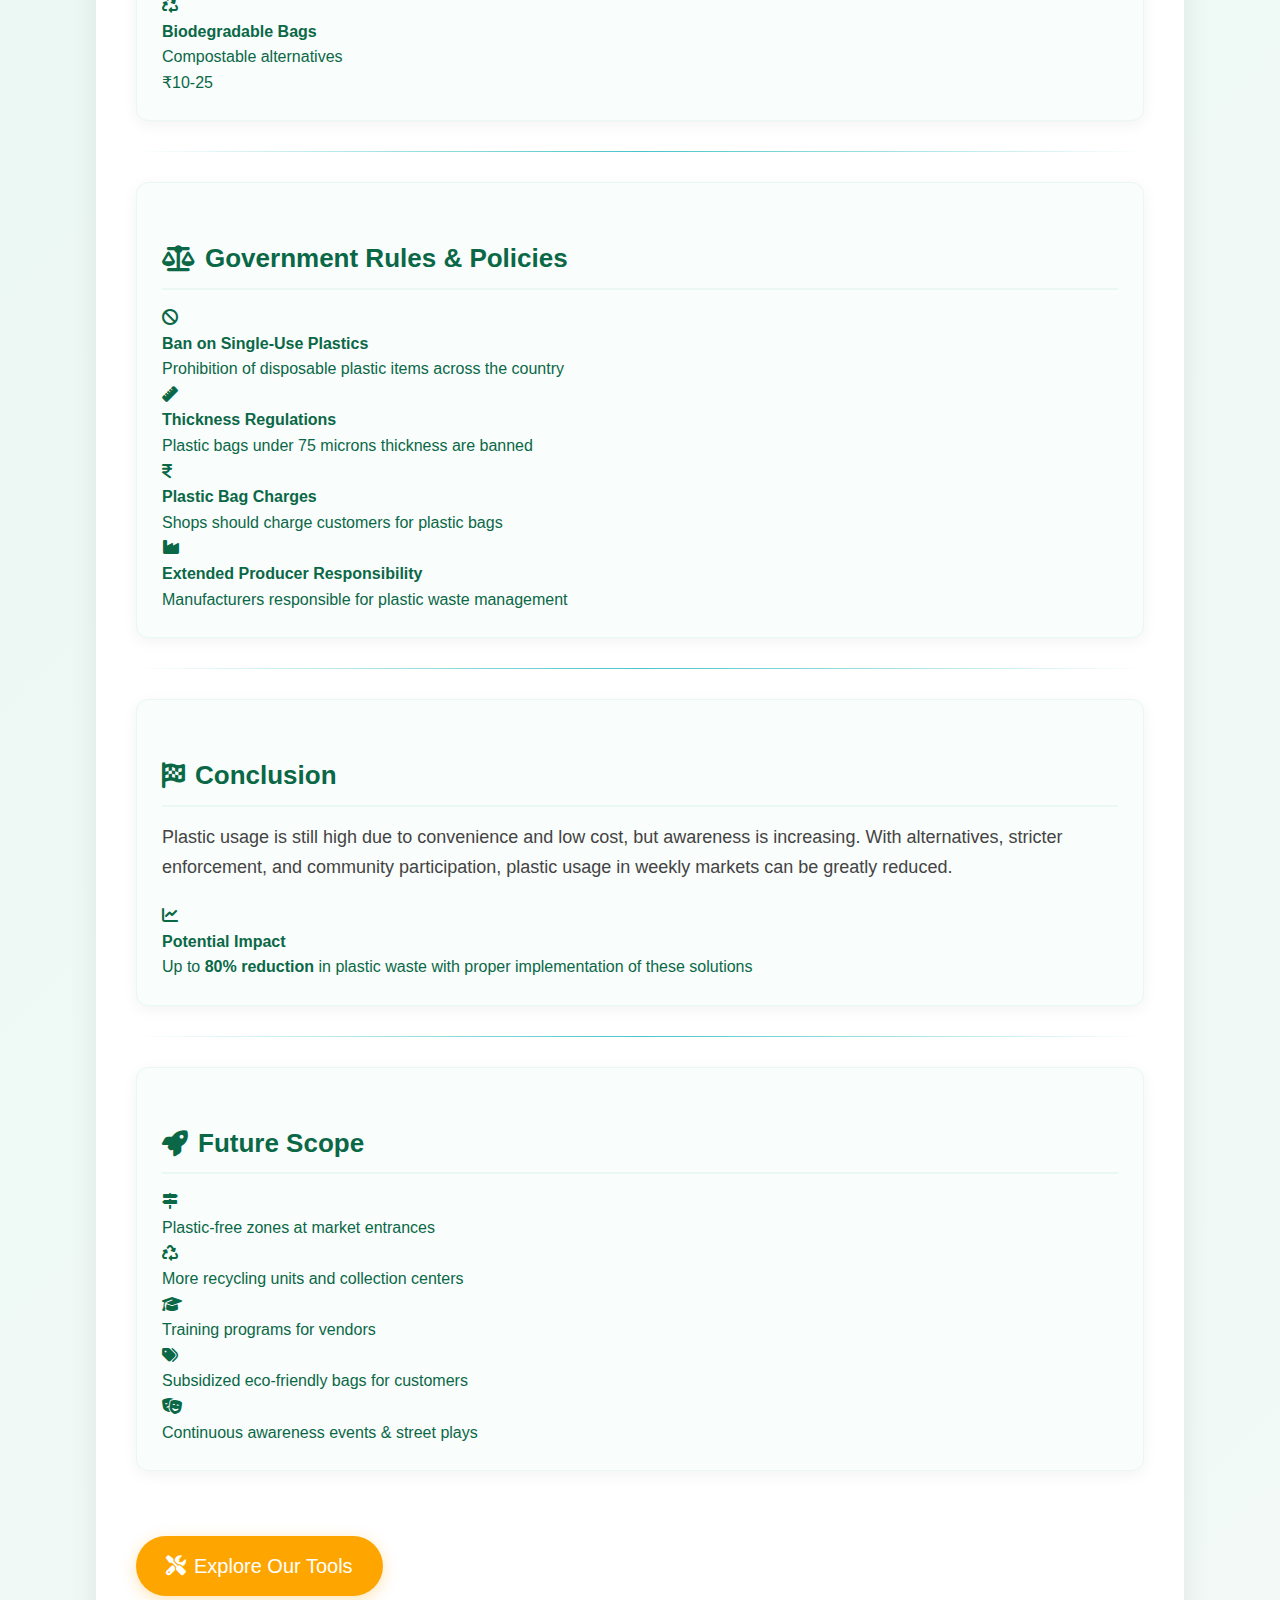
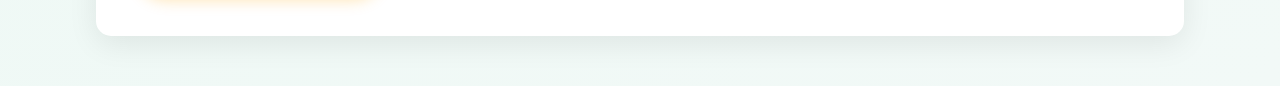
<file: solutions.html>
<!DOCTYPE html>
<html lang="en">
<head>
    <meta charset="UTF-8">
    <meta name="viewport" content="width=device-width, initial-scale=1.0">
    <title>Solutions | EcoMarkets</title>
    <link rel="stylesheet" href="style.css">
    <link rel="stylesheet" href="https://cdnjs.cloudflare.com/ajax/libs/font-awesome/6.5.0/css/all.min.css">
</head>

<body>

<nav class="navbar">
    <div class="logo">EcoMarkets</div>
    <ul>
        <li><a href="index.html">Home</a></li>
        <li><a href="about.html">About</a></li>
        <li><a href="survey.html">Survey</a></li>
        <li><a href="results.html">Results</a></li>
        <li><a href="solutions.html" class="active">Solutions</a></li>
        <li><a href="gallery.html">Gallery</a></li>
        <li><a href="tools.html">Tools</a></li>
        <li><a href="contact.html">Contact</a></li>
    </ul>
</nav>

<section class="page-container">

    <h1 class="page-title"><i class="fa-solid fa-lightbulb"></i> Solutions to Reduce Plastic Usage</h1>

    <p class="page-text">
        Based on survey findings and research, these are the most effective and practical solutions 
        to reduce plastic usage in weekly markets.
    </p>

    <div class="solutions-stats">
        <div class="stat-box">
            <span class="stat-number">5</span>
            <span class="stat-label">Key Solutions</span>
        </div>
        <div class="stat-box">
            <span class="stat-number">4</span>
            <span class="stat-label">Eco Alternatives</span>
        </div>
        <div class="stat-box">
            <span class="stat-number">72%</span>
            <span class="stat-label">Support Change</span>
        </div>
    </div>

    <hr>

    <!-- TOP 5 SOLUTIONS -->
    <div class="content-card">
        <h2 class="section-title"><i class="fa-solid fa-star"></i> Top 5 Recommended Solutions</h2>

        <div class="solutions-grid">

            <div class="solution-card">
                <div class="solution-icon">
                    <i class="fa-solid fa-bag-shopping"></i>
                </div>
                <div class="solution-content">
                    <h3>Carry Your Own Bag Campaign</h3>
                    <p>Posters, audio announcements, and small discounts encourage customers to bring their own reusable bags.</p>
                    <div class="solution-impact">
                        <span class="impact-tag">High Impact</span>
                        <span class="impact-tag">Easy to Implement</span>
                    </div>
                </div>
            </div>

            <div class="solution-card">
                <div class="solution-icon">
                    <i class="fa-solid fa-ticket"></i>
                </div>
                <div class="solution-content">
                    <h3>Vendor Token System</h3>
                    <p>Customers pay a small refundable deposit to borrow a cloth/jute bag and return it on their next visit.</p>
                    <div class="solution-impact">
                        <span class="impact-tag">Cost Effective</span>
                        <span class="impact-tag">Reusable</span>
                    </div>
                </div>
            </div>

            <div class="solution-card">
                <div class="solution-icon">
                    <i class="fa-solid fa-certificate"></i>
                </div>
                <div class="solution-content">
                    <h3>Green Vendor Certification</h3>
                    <p>Vendors who avoid plastic receive recognition badges and better stall placement, motivating others.</p>
                    <div class="solution-impact">
                        <span class="impact-tag">Incentive Based</span>
                        <span class="impact-tag">Community Driven</span>
                    </div>
                </div>
            </div>

            <div class="solution-card">
                <div class="solution-icon">
                    <i class="fa-solid fa-store"></i>
                </div>
                <div class="solution-content">
                    <h3>Eco-Stall / Awareness Booth</h3>
                    <p>An eco-stall inside the market sells affordable cloth bags, collects plastic, and spreads awareness.</p>
                    <div class="solution-impact">
                        <span class="impact-tag">Educational</span>
                        <span class="impact-tag">Direct Action</span>
                    </div>
                </div>
            </div>

            <div class="solution-card">
                <div class="solution-icon">
                    <i class="fa-solid fa-trash-can"></i>
                </div>
                <div class="solution-content">
                    <h3>Waste Segregation & Recycling</h3>
                    <p>Separate bins for plastic, organic and general waste ensure cleaner markets and proper disposal.</p>
                    <div class="solution-impact">
                        <span class="impact-tag">Systemic Change</span>
                        <span class="impact-tag">Long-term</span>
                    </div>
                </div>
            </div>

        </div>
    </div>

    <hr>

    <div class="content-card">
        <h2 class="section-title"><i class="fa-solid fa-leaf"></i> Eco-Friendly Alternatives</h2>
        <div class="alternatives-grid">
            <div class="alternative-item">
                <i class="fa-solid fa-shirt"></i>
                <h4>Cloth Bags</h4>
                <p>Durable & reusable</p>
                <span class="cost-tag">₹20-50</span>
            </div>
            <div class="alternative-item">
                <i class="fa-solid fa-basket-shopping"></i>
                <h4>Jute Bags</h4>
                <p>Strong & eco-friendly</p>
                <span class="cost-tag">₹30-80</span>
            </div>
            <div class="alternative-item">
                <i class="fa-solid fa-file"></i>
                <h4>Paper Bags</h4>
                <p>For lightweight items</p>
                <span class="cost-tag">₹5-15</span>
            </div>
            <div class="alternative-item">
                <i class="fa-solid fa-recycle"></i>
                <h4>Biodegradable Bags</h4>
                <p>Compostable alternatives</p>
                <span class="cost-tag">₹10-25</span>
            </div>
        </div>
    </div>

    <hr>

    <div class="content-card">
        <h2 class="section-title"><i class="fa-solid fa-scale-balanced"></i> Government Rules & Policies</h2>
        <div class="rules-list">
            <div class="rule-item">
                <i class="fa-solid fa-ban"></i>
                <div>
                    <h4>Ban on Single-Use Plastics</h4>
                    <p>Prohibition of disposable plastic items across the country</p>
                </div>
            </div>
            <div class="rule-item">
                <i class="fa-solid fa-ruler"></i>
                <div>
                    <h4>Thickness Regulations</h4>
                    <p>Plastic bags under 75 microns thickness are banned</p>
                </div>
            </div>
            <div class="rule-item">
                <i class="fa-solid fa-indian-rupee-sign"></i>
                <div>
                    <h4>Plastic Bag Charges</h4>
                    <p>Shops should charge customers for plastic bags</p>
                </div>
            </div>
            <div class="rule-item">
                <i class="fa-solid fa-industry"></i>
                <div>
                    <h4>Extended Producer Responsibility</h4>
                    <p>Manufacturers responsible for plastic waste management</p>
                </div>
            </div>
        </div>
    </div>

    <hr>

    <div class="content-card">
        <h2 class="section-title"><i class="fa-solid fa-flag-checkered"></i> Conclusion</h2>
        <p class="page-text">
            Plastic usage is still high due to convenience and low cost, but awareness is increasing.
            With alternatives, stricter enforcement, and community participation, plastic usage in 
            weekly markets can be greatly reduced.
        </p>
        
        <div class="success-metric">
            <i class="fa-solid fa-chart-line"></i>
            <div>
                <h4>Potential Impact</h4>
                <p>Up to <strong>80% reduction</strong> in plastic waste with proper implementation of these solutions</p>
            </div>
        </div>
    </div>

    <hr>

    <div class="content-card">
        <h2 class="section-title"><i class="fa-solid fa-rocket"></i> Future Scope</h2>
        <div class="future-grid">
            <div class="future-item">
                <i class="fa-solid fa-signs-post"></i>
                <p>Plastic-free zones at market entrances</p>
            </div>
            <div class="future-item">
                <i class="fa-solid fa-recycle"></i>
                <p>More recycling units and collection centers</p>
            </div>
            <div class="future-item">
                <i class="fa-solid fa-graduation-cap"></i>
                <p>Training programs for vendors</p>
            </div>
            <div class="future-item">
                <i class="fa-solid fa-tags"></i>
                <p>Subsidized eco-friendly bags for customers</p>
            </div>
            <div class="future-item">
                <i class="fa-solid fa-theater-masks"></i>
                <p>Continuous awareness events & street plays</p>
            </div>
        </div>
    </div>

    <div class="text-center" style="margin-top: 40px;">
        <a href="tools.html" class="hero-btn">
            <i class="fa-solid fa-screwdriver-wrench"></i> Explore Our Tools
        </a>
    </div>

</section>

</body>
</html>
</file>
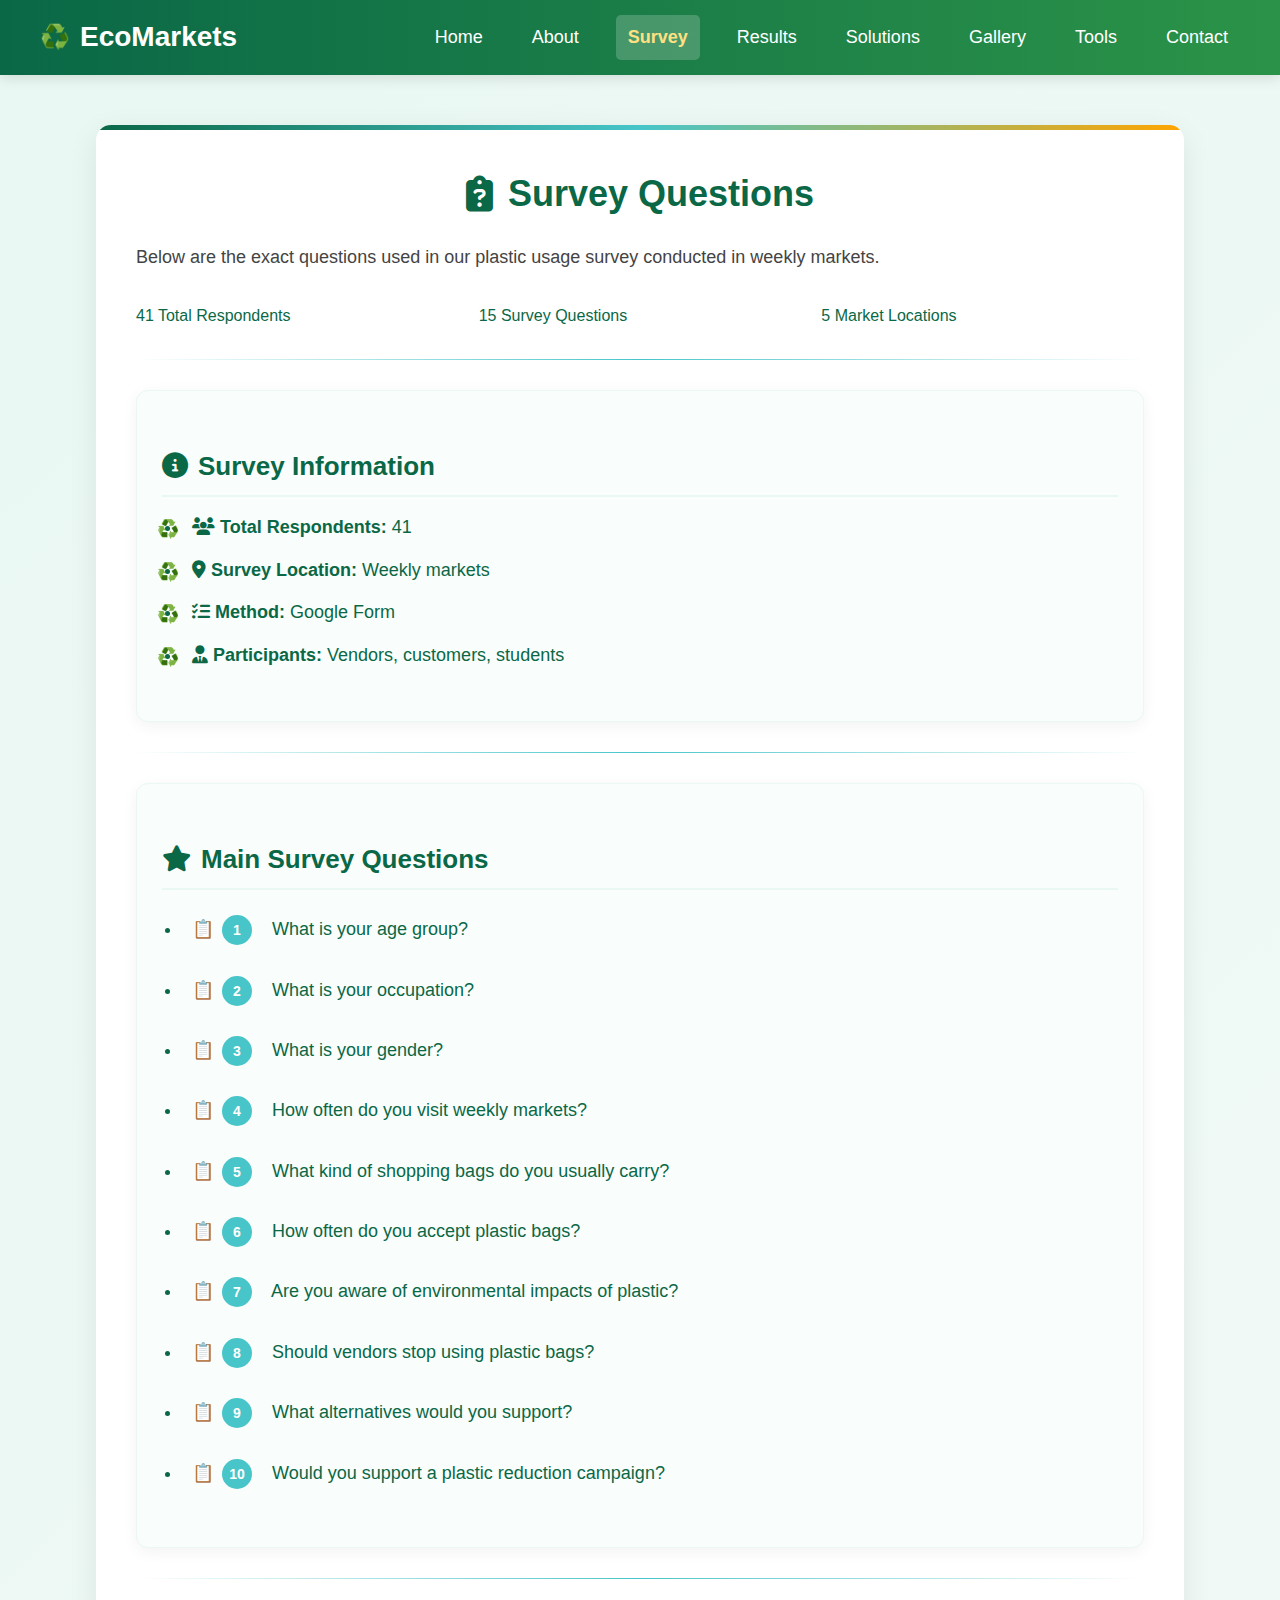
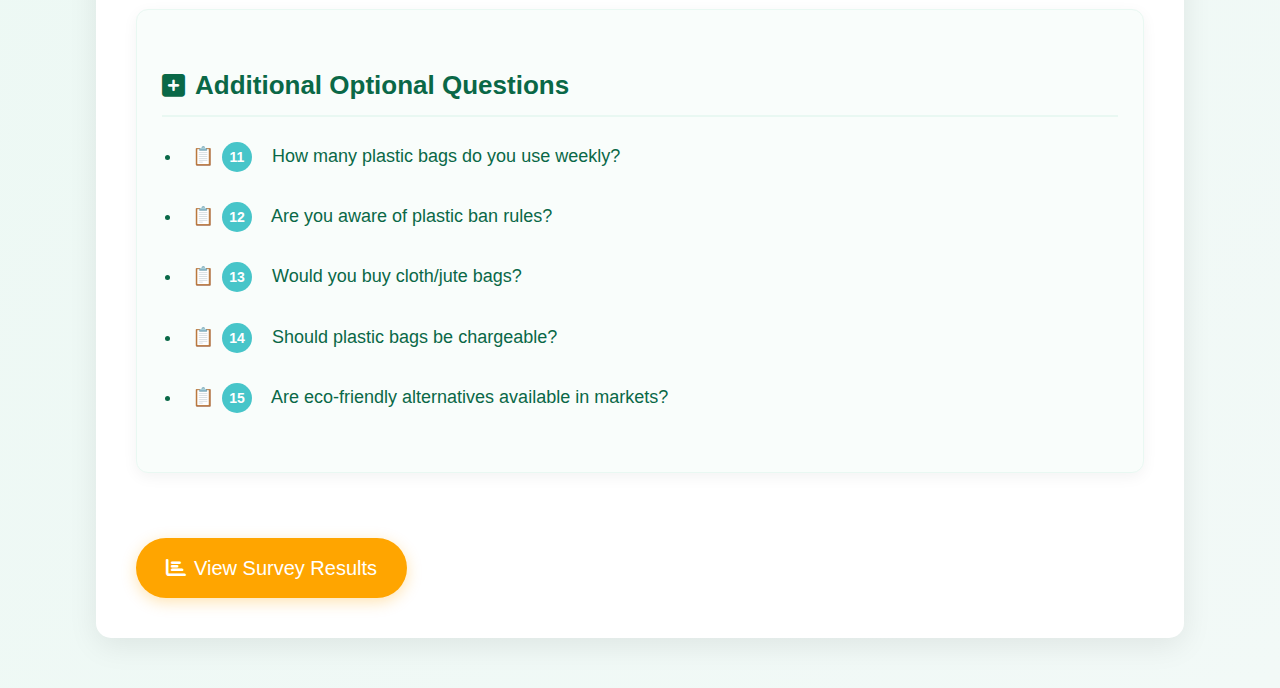
<file: survey.html>
<!DOCTYPE html>
<html lang="en">
<head>
    <meta charset="UTF-8">
    <meta name="viewport" content="width=device-width, initial-scale=1.0">
    <title>Survey | EcoMarkets</title>
    <link rel="stylesheet" href="style.css">
    <link rel="stylesheet" href="https://cdnjs.cloudflare.com/ajax/libs/font-awesome/6.5.0/css/all.min.css">
</head>

<body>

<nav class="navbar">
    <div class="logo">EcoMarkets</div>
    <ul>
        <li><a href="index.html">Home</a></li>
        <li><a href="about.html">About</a></li>
        <li><a href="survey.html" class="active">Survey</a></li>
        <li><a href="results.html">Results</a></li>
        <li><a href="solutions.html">Solutions</a></li>
        <li><a href="gallery.html">Gallery</a></li>
        <li><a href="tools.html">Tools</a></li>
        <li><a href="contact.html">Contact</a></li>
    </ul>
</nav>

<section class="page-container">

    <h1 class="page-title"><i class="fa-solid fa-clipboard-question"></i> Survey Questions</h1>
    <p class="page-text">Below are the exact questions used in our plastic usage survey conducted in weekly markets.</p>

    <div class="survey-stats">
        <div class="stat-box">
            <span class="stat-number">41</span>
            <span class="stat-label">Total Respondents</span>
        </div>
        <div class="stat-box">
            <span class="stat-number">15</span>
            <span class="stat-label">Survey Questions</span>
        </div>
        <div class="stat-box">
            <span class="stat-number">5</span>
            <span class="stat-label">Market Locations</span>
        </div>
    </div>

    <hr>

    <div class="content-card">
        <h2 class="section-title"><i class="fa-solid fa-circle-info"></i> Survey Information</h2>
        <ul class="styled-list">
            <li><i class="fa-solid fa-users"></i> <b>Total Respondents:</b> 41</li>
            <li><i class="fa-solid fa-location-dot"></i> <b>Survey Location:</b> Weekly markets</li>
            <li><i class="fa-solid fa-list-check"></i> <b>Method:</b> Google Form</li>
            <li><i class="fa-solid fa-user-tie"></i> <b>Participants:</b> Vendors, customers, students</li>
        </ul>
    </div>

    <hr>

    <div class="content-card">
        <h2 class="section-title"><i class="fa-solid fa-star"></i> Main Survey Questions</h2>
        <ul class="survey-list">
            <li><span class="question-number">1</span> What is your age group?</li>
            <li><span class="question-number">2</span> What is your occupation?</li>
            <li><span class="question-number">3</span> What is your gender?</li>
            <li><span class="question-number">4</span> How often do you visit weekly markets?</li>
            <li><span class="question-number">5</span> What kind of shopping bags do you usually carry?</li>
            <li><span class="question-number">6</span> How often do you accept plastic bags?</li>
            <li><span class="question-number">7</span> Are you aware of environmental impacts of plastic?</li>
            <li><span class="question-number">8</span> Should vendors stop using plastic bags?</li>
            <li><span class="question-number">9</span> What alternatives would you support?</li>
            <li><span class="question-number">10</span> Would you support a plastic reduction campaign?</li>
        </ul>
    </div>

    <hr>

    <div class="content-card">
        <h2 class="section-title"><i class="fa-solid fa-square-plus"></i> Additional Optional Questions</h2>
        <ul class="survey-list">
            <li><span class="question-number">11</span> How many plastic bags do you use weekly?</li>
            <li><span class="question-number">12</span> Are you aware of plastic ban rules?</li>
            <li><span class="question-number">13</span> Would you buy cloth/jute bags?</li>
            <li><span class="question-number">14</span> Should plastic bags be chargeable?</li>
            <li><span class="question-number">15</span> Are eco-friendly alternatives available in markets?</li>
        </ul>
    </div>

    <div class="text-center" style="margin-top: 40px;">
        <a href="results.html" class="hero-btn">
            <i class="fa-solid fa-chart-bar"></i> View Survey Results
        </a>
    </div>

</section>

</body>
</html>
</file>
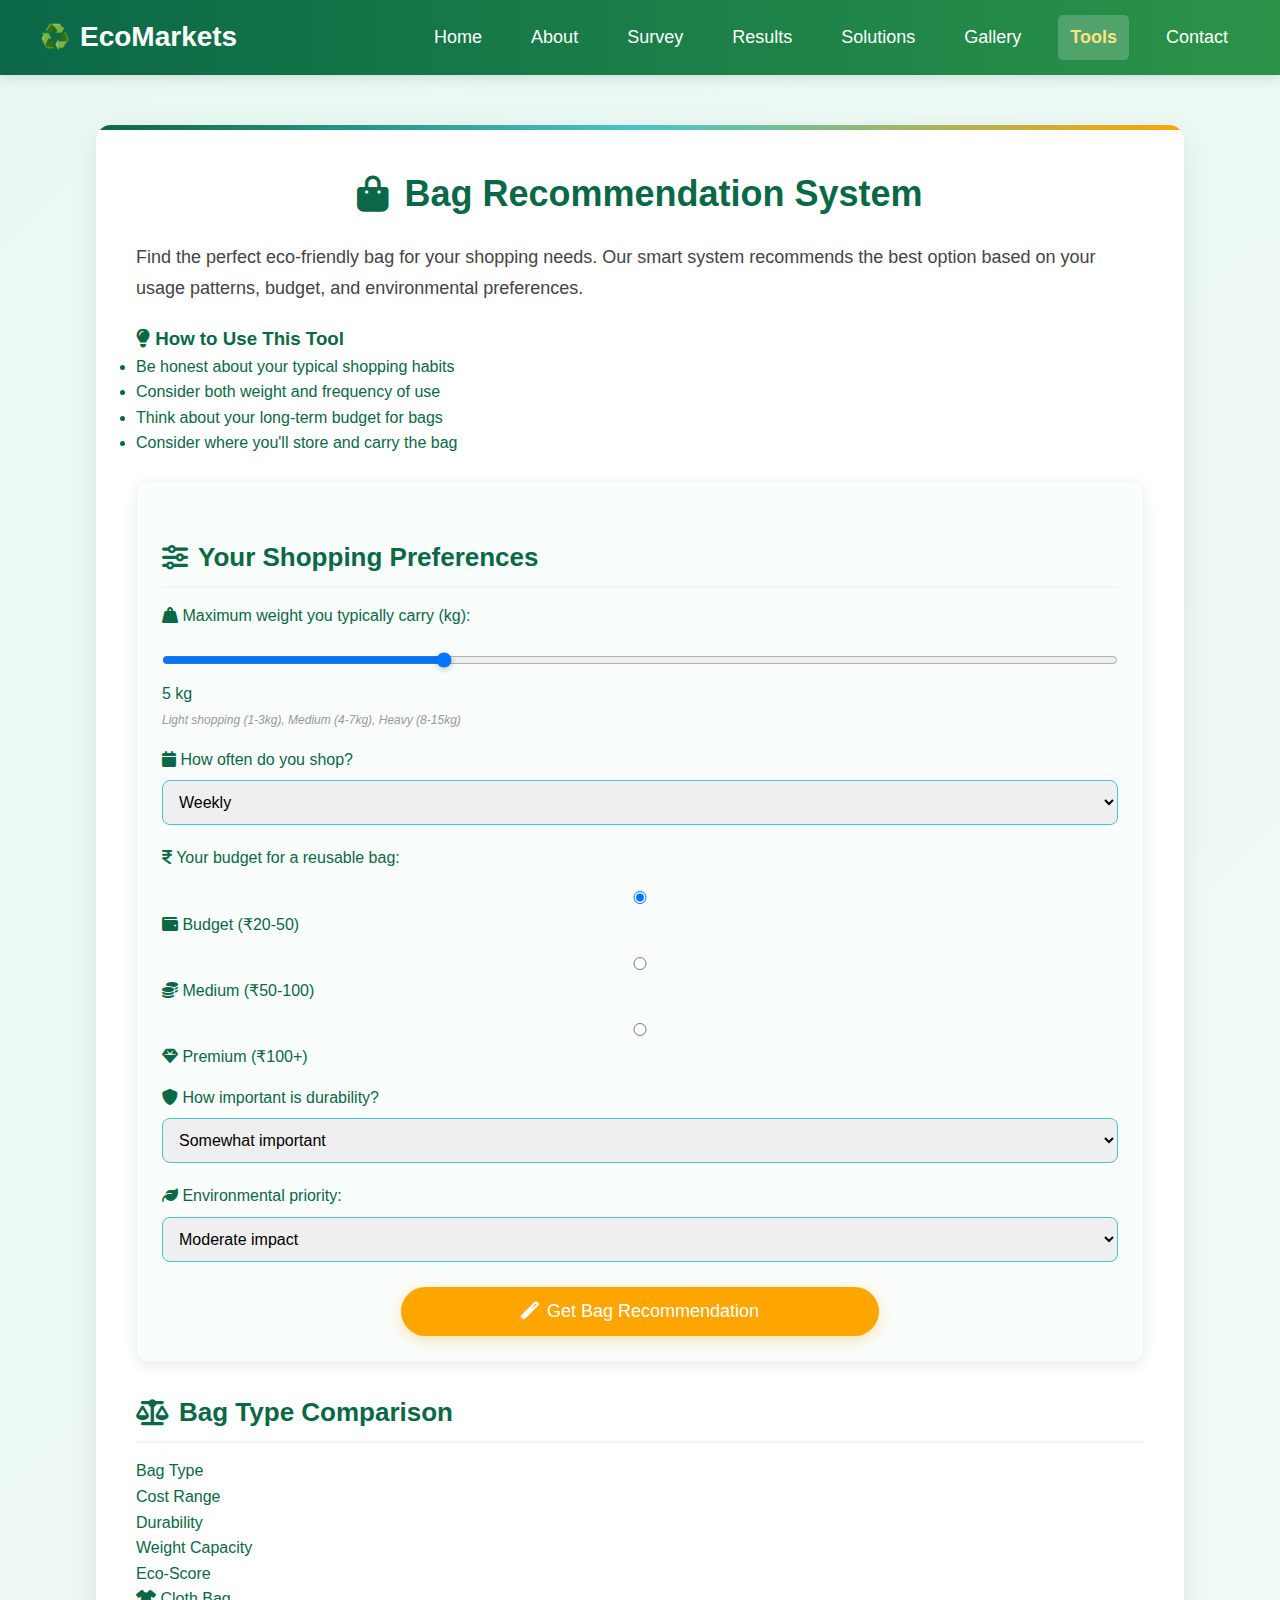
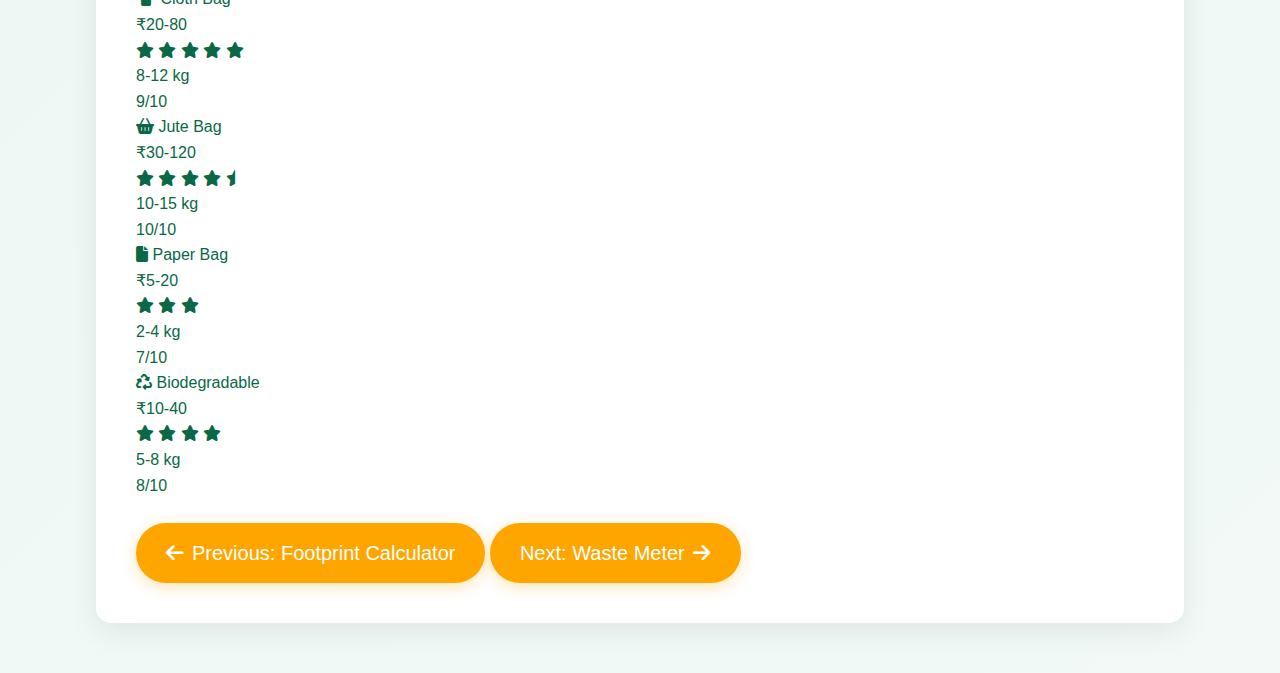
<file: tool-bag.html>
<!DOCTYPE html>
<html lang="en">
<head>
    <meta charset="UTF-8" />
    <meta name="viewport" content="width=device-width, initial-scale=1.0" />
    <title>Bag Recommendation System | EcoMarkets</title>
    <link rel="stylesheet" href="style.css">
    <link rel="stylesheet" href="https://cdnjs.cloudflare.com/ajax/libs/font-awesome/6.5.0/css/all.min.css">
</head>

<body>

<nav class="navbar">
    <div class="logo">EcoMarkets</div>
    <ul>
        <li><a href="index.html">Home</a></li>
        <li><a href="about.html">About</a></li>
        <li><a href="survey.html">Survey</a></li>
        <li><a href="results.html">Results</a></li>
        <li><a href="solutions.html">Solutions</a></li>
        <li><a href="gallery.html">Gallery</a></li>
        <li><a href="tools.html" class="active">Tools</a></li>
        <li><a href="contact.html">Contact</a></li>
    </ul>
</nav>

<section class="page-container">

    <h1 class="page-title"><i class="fa-solid fa-bag-shopping"></i> Bag Recommendation System</h1>

    <p class="page-text">
        Find the perfect eco-friendly bag for your shopping needs. Our smart system recommends the best option based on your usage patterns, budget, and environmental preferences.
    </p>

    <div class="tool-intro">
        <div class="tool-tips">
            <h3><i class="fa-solid fa-lightbulb"></i> How to Use This Tool</h3>
            <ul>
                <li>Be honest about your typical shopping habits</li>
                <li>Consider both weight and frequency of use</li>
                <li>Think about your long-term budget for bags</li>
                <li>Consider where you'll store and carry the bag</li>
            </ul>
        </div>
    </div>

    <div class="tool-box">
        <h2 class="section-title"><i class="fa-solid fa-sliders"></i> Your Shopping Preferences</h2>
        
        <div class="preference-form">
            <div class="input-group">
                <label for="weight">
                    <i class="fa-solid fa-weight-hanging"></i>
                    Maximum weight you typically carry (kg):
                </label>
                <input type="range" id="weight" min="1" max="15" value="5" class="slider">
                <div class="slider-value">
                    <span id="weightValue">5 kg</span>
                </div>
                <span class="input-help">Light shopping (1-3kg), Medium (4-7kg), Heavy (8-15kg)</span>
            </div>

            <div class="input-group">
                <label for="frequency">
                    <i class="fa-solid fa-calendar"></i>
                    How often do you shop?
                </label>
                <select id="frequency" class="styled-select">
                    <option value="daily">Daily</option>
                    <option value="weekly" selected>Weekly</option>
                    <option value="monthly">Monthly</option>
                    <option value="rarely">Rarely</option>
                </select>
            </div>

            <div class="input-group">
                <label for="budget">
                    <i class="fa-solid fa-indian-rupee-sign"></i>
                    Your budget for a reusable bag:
                </label>
                <div class="budget-options">
                    <label class="budget-option">
                        <input type="radio" name="budget" value="low" checked>
                        <span class="budget-label">
                            <i class="fa-solid fa-wallet"></i>
                            Budget (₹20-50)
                        </span>
                    </label>
                    <label class="budget-option">
                        <input type="radio" name="budget" value="medium">
                        <span class="budget-label">
                            <i class="fa-solid fa-coins"></i>
                            Medium (₹50-100)
                        </span>
                    </label>
                    <label class="budget-option">
                        <input type="radio" name="budget" value="high">
                        <span class="budget-label">
                            <i class="fa-solid fa-gem"></i>
                            Premium (₹100+)
                        </span>
                    </label>
                </div>
            </div>

            <div class="input-group">
                <label for="durability">
                    <i class="fa-solid fa-shield"></i>
                    How important is durability?
                </label>
                <select id="durability" class="styled-select">
                    <option value="low">Not important</option>
                    <option value="medium" selected>Somewhat important</option>
                    <option value="high">Very important</option>
                </select>
            </div>

            <div class="input-group">
                <label for="environment">
                    <i class="fa-solid fa-leaf"></i>
                    Environmental priority:
                </label>
                <select id="environment" class="styled-select">
                    <option value="basic">Basic eco-friendly</option>
                    <option value="medium" selected>Moderate impact</option>
                    <option value="high">Maximum sustainability</option>
                </select>
            </div>
        </div>

        <button class="submit-btn" onclick="recommendBag()">
            <i class="fa-solid fa-magic"></i> Get Bag Recommendation
        </button>

        <div id="result2" class="output-box" style="display: none;">
            <!-- Results will be inserted here -->
        </div>
    </div>

    <div class="bag-comparison">
        <h2 class="section-title"><i class="fa-solid fa-scale-balanced"></i> Bag Type Comparison</h2>
        <div class="comparison-table">
            <div class="table-header">
                <div>Bag Type</div>
                <div>Cost Range</div>
                <div>Durability</div>
                <div>Weight Capacity</div>
                <div>Eco-Score</div>
            </div>
            <div class="table-row">
                <div class="bag-type">
                    <i class="fa-solid fa-shirt"></i>
                    <span>Cloth Bag</span>
                </div>
                <div>₹20-80</div>
                <div>
                    <div class="rating">
                        <i class="fa-solid fa-star"></i>
                        <i class="fa-solid fa-star"></i>
                        <i class="fa-solid fa-star"></i>
                        <i class="fa-solid fa-star"></i>
                        <i class="fa-solid fa-star"></i>
                    </div>
                </div>
                <div>8-12 kg</div>
                <div>
                    <div class="eco-score high">9/10</div>
                </div>
            </div>
            <div class="table-row">
                <div class="bag-type">
                    <i class="fa-solid fa-basket-shopping"></i>
                    <span>Jute Bag</span>
                </div>
                <div>₹30-120</div>
                <div>
                    <div class="rating">
                        <i class="fa-solid fa-star"></i>
                        <i class="fa-solid fa-star"></i>
                        <i class="fa-solid fa-star"></i>
                        <i class="fa-solid fa-star"></i>
                        <i class="fa-solid fa-star-half"></i>
                    </div>
                </div>
                <div>10-15 kg</div>
                <div>
                    <div class="eco-score high">10/10</div>
                </div>
            </div>
            <div class="table-row">
                <div class="bag-type">
                    <i class="fa-solid fa-file"></i>
                    <span>Paper Bag</span>
                </div>
                <div>₹5-20</div>
                <div>
                    <div class="rating">
                        <i class="fa-solid fa-star"></i>
                        <i class="fa-solid fa-star"></i>
                        <i class="fa-solid fa-star"></i>
                    </div>
                </div>
                <div>2-4 kg</div>
                <div>
                    <div class="eco-score medium">7/10</div>
                </div>
            </div>
            <div class="table-row">
                <div class="bag-type">
                    <i class="fa-solid fa-recycle"></i>
                    <span>Biodegradable</span>
                </div>
                <div>₹10-40</div>
                <div>
                    <div class="rating">
                        <i class="fa-solid fa-star"></i>
                        <i class="fa-solid fa-star"></i>
                        <i class="fa-solid fa-star"></i>
                        <i class="fa-solid fa-star"></i>
                    </div>
                </div>
                <div>5-8 kg</div>
                <div>
                    <div class="eco-score medium">8/10</div>
                </div>
            </div>
        </div>
    </div>

    <div class="tool-navigation">
        <a href="tool-footprint.html" class="hero-btn">
            <i class="fa-solid fa-arrow-left"></i> Previous: Footprint Calculator
        </a>
        <a href="tool-waste-meter.html" class="hero-btn">
            Next: Waste Meter <i class="fa-solid fa-arrow-right"></i>
        </a>
    </div>

</section>

<script>
// BAG RECOMMENDATION SYSTEM
function recommendBag() {
    let weight = parseInt(document.getElementById("weight").value);
    let freq = document.getElementById("frequency").value;
    let budget = document.querySelector('input[name="budget"]:checked').value;
    let durability = document.getElementById("durability").value;
    let environment = document.getElementById("environment").value;

    let recommendation = "";
    let reason = "";
    let image = "";
    let features = [];
    let costRange = "";
    let lifespan = "";

    // Recommendation logic
    if (weight > 8) {
        recommendation = "Jute Bag";
        reason = "Perfect for heavy grocery loads with excellent weight capacity and maximum sustainability.";
        image = "jute-bag";
        features = ["Carries 10-15kg", "100% biodegradable", "Very durable", "Natural material"];
        costRange = "₹30-120";
        lifespan = "2-3 years";
    } 
    else if (freq === "daily" || durability === "high") {
        recommendation = "Cloth Bag";
        reason = "Ideal for daily use with great durability and good environmental credentials.";
        image = "cloth-bag";
        features = ["Machine washable", "Lightweight", "Foldable", "Reusable 500+ times"];
        costRange = "₹20-80";
        lifespan = "1-2 years";
    }
    else if (budget === "low" && weight < 5) {
        recommendation = "Paper Bag";
        reason = "Budget-friendly option perfect for light shopping with good recyclability.";
        image = "paper-bag";
        features = ["Very affordable", "Recyclable", "Lightweight", "Compostable"];
        costRange = "₹5-20";
        lifespan = "Single use";
    }
    else if (environment === "high") {
        recommendation = "Jute Bag";
        reason = "Maximum sustainability with excellent environmental credentials and good durability.";
        image = "jute-bag";
        features = ["100% natural", "Biodegradable", "Strong handles", "Eco-friendly production"];
        costRange = "₹30-120";
        lifespan = "2-3 years";
    }
    else {
        recommendation = "Biodegradable Bag";
        reason = "Good balance of affordability, functionality, and environmental friendliness.";
        image = "biodegradable-bag";
        features = ["Compostable", "Water resistant", "Good strength", "Affordable"];
        costRange = "₹10-40";
        lifespan = "3-6 months";
    }

    // Calculate environmental impact
    let plasticReduction = 0;
    switch(freq) {
        case "daily": plasticReduction = 365; break;
        case "weekly": plasticReduction = 52; break;
        case "monthly": plasticReduction = 12; break;
        case "rarely": plasticReduction = 6; break;
    }

    let msg = `
        <div class="recommendation-header">
            <h3><i class="fa-solid fa-trophy"></i> Your Perfect Bag Match</h3>
            <div class="recommendation-badge">Recommended</div>
        </div>
        
        <div class="recommendation-card">
            <div class="bag-image-placeholder">
                <i class="fa-solid fa-bag-shopping"></i>
                <span>${recommendation}</span>
            </div>
            <div class="recommendation-details">
                <h4>${recommendation}</h4>
                <p class="recommendation-reason">${reason}</p>
                
                <div class="bag-specs">
                    <div class="spec-item">
                        <i class="fa-solid fa-indian-rupee-sign"></i>
                        <div>
                            <strong>Cost:</strong> ${costRange}
                        </div>
                    </div>
                    <div class="spec-item">
                        <i class="fa-solid fa-clock"></i>
                        <div>
                            <strong>Lifespan:</strong> ${lifespan}
                        </div>
                    </div>
                    <div class="spec-item">
                        <i class="fa-solid fa-weight-hanging"></i>
                        <div>
                            <strong>Capacity:</strong> Up to ${weight}kg
                        </div>
                    </div>
                </div>

                <div class="features-list">
                    <h5><i class="fa-solid fa-star"></i> Key Features:</h5>
                    <div class="features-grid">
                        ${features.map(feature => `
                            <div class="feature-item">
                                <i class="fa-solid fa-check"></i>
                                <span>${feature}</span>
                            </div>
                        `).join('')}
                    </div>
                </div>

                <div class="environmental-impact">
                    <h5><i class="fa-solid fa-leaf"></i> Environmental Impact:</h5>
                    <p>Using this bag could save approximately <strong>${plasticReduction} plastic bags</strong> per year!</p>
                </div>
            </div>
        </div>

        <div class="recommendation-actions">
            <button class="hero-btn" onclick="findStores()">
                <i class="fa-solid fa-store"></i> Find Nearby Stores
            </button>
            <button class="hero-btn secondary" onclick="shareRecommendation()">
                <i class="fa-solid fa-share"></i> Share Recommendation
            </button>
        </div>
    `;

    const resultElement = document.getElementById("result2");
    resultElement.innerHTML = msg;
    resultElement.style.display = 'block';
    
    // Scroll to results
    resultElement.scrollIntoView({ behavior: 'smooth' });
}

// Slider value display
document.getElementById('weight').addEventListener('input', function() {
    document.getElementById('weightValue').textContent = this.value + ' kg';
});

function findStores() {
    alert('Store finder functionality would show nearby eco-friendly stores carrying the recommended bag type.');
}

function shareRecommendation() {
    alert('Share functionality would allow you to share your bag recommendation on social media or via email.');
}
</script>

</body>
</html>
</file>
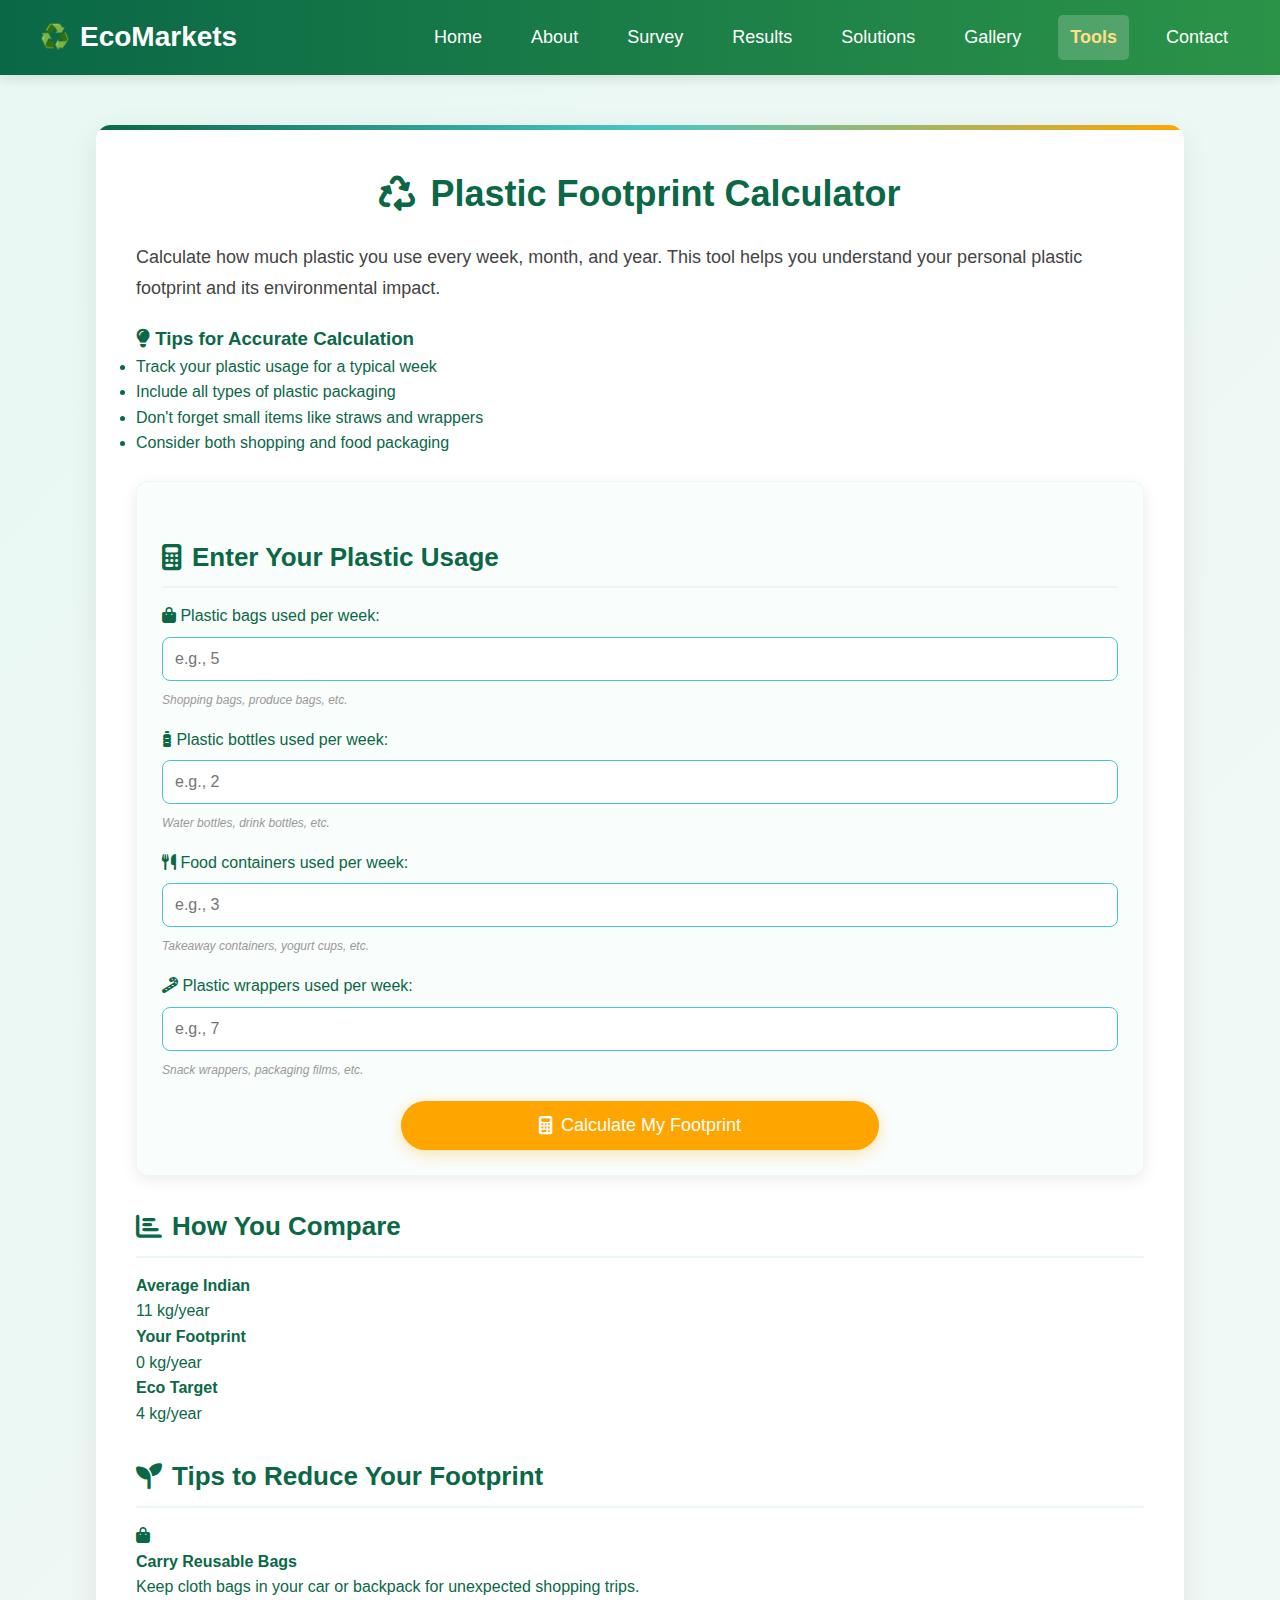
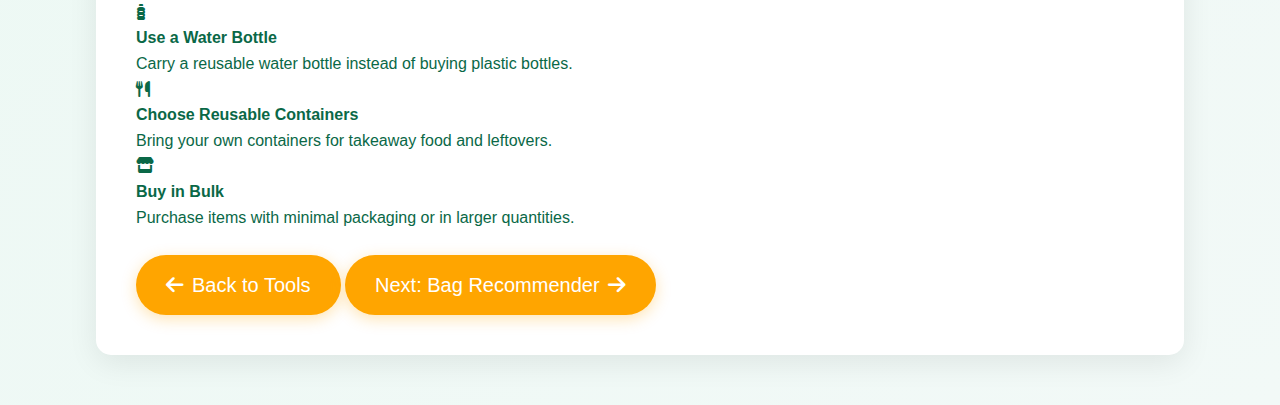
<file: tool-footprint.html>
<!DOCTYPE html>
<html lang="en">
<head>
    <meta charset="UTF-8" />
    <meta name="viewport" content="width=device-width, initial-scale=1.0" />
    <title>Plastic Footprint Calculator | EcoMarkets</title>
    <link rel="stylesheet" href="style.css">
    <link rel="stylesheet" href="https://cdnjs.cloudflare.com/ajax/libs/font-awesome/6.5.0/css/all.min.css">
</head>

<body>

<nav class="navbar">
    <div class="logo">EcoMarkets</div>
    <ul>
        <li><a href="index.html">Home</a></li>
        <li><a href="about.html">About</a></li>
        <li><a href="survey.html">Survey</a></li>
        <li><a href="results.html">Results</a></li>
        <li><a href="solutions.html">Solutions</a></li>
        <li><a href="gallery.html">Gallery</a></li>
        <li><a href="tools.html" class="active">Tools</a></li>
        <li><a href="contact.html">Contact</a></li>
    </ul>
</nav>

<section class="page-container">

    <h1 class="page-title"><i class="fa-solid fa-recycle"></i> Plastic Footprint Calculator</h1>

    <p class="page-text">
        Calculate how much plastic you use every week, month, and year.
        This tool helps you understand your personal plastic footprint and its environmental impact.
    </p>

    <div class="tool-intro">
        <div class="tool-tips">
            <h3><i class="fa-solid fa-lightbulb"></i> Tips for Accurate Calculation</h3>
            <ul>
                <li>Track your plastic usage for a typical week</li>
                <li>Include all types of plastic packaging</li>
                <li>Don't forget small items like straws and wrappers</li>
                <li>Consider both shopping and food packaging</li>
            </ul>
        </div>
    </div>

    <div class="tool-box">
        <h2 class="section-title"><i class="fa-solid fa-calculator"></i> Enter Your Plastic Usage</h2>
        
        <div class="input-grid">
            <div class="input-group">
                <label for="bags">
                    <i class="fa-solid fa-bag-shopping"></i>
                    Plastic bags used per week:
                </label>
                <input type="number" id="bags" placeholder="e.g., 5" min="0">
                <span class="input-help">Shopping bags, produce bags, etc.</span>
            </div>

            <div class="input-group">
                <label for="bottles">
                    <i class="fa-solid fa-bottle-water"></i>
                    Plastic bottles used per week:
                </label>
                <input type="number" id="bottles" placeholder="e.g., 2" min="0">
                <span class="input-help">Water bottles, drink bottles, etc.</span>
            </div>

            <div class="input-group">
                <label for="containers">
                    <i class="fa-solid fa-utensils"></i>
                    Food containers used per week:
                </label>
                <input type="number" id="containers" placeholder="e.g., 3" min="0">
                <span class="input-help">Takeaway containers, yogurt cups, etc.</span>
            </div>

            <div class="input-group">
                <label for="wrappers">
                    <i class="fa-solid fa-candy-cane"></i>
                    Plastic wrappers used per week:
                </label>
                <input type="number" id="wrappers" placeholder="e.g., 7" min="0">
                <span class="input-help">Snack wrappers, packaging films, etc.</span>
            </div>
        </div>

        <button class="submit-btn" onclick="calculateFootprint()">
            <i class="fa-solid fa-calculator"></i> Calculate My Footprint
        </button>

        <div id="result1" class="output-box" style="display: none;">
            <!-- Results will be inserted here -->
        </div>
    </div>

    <div class="tool-comparison">
        <h2 class="section-title"><i class="fa-solid fa-chart-bar"></i> How You Compare</h2>
        <div class="comparison-grid">
            <div class="comparison-item">
                <h4>Average Indian</h4>
                <div class="comparison-bar">
                    <div class="bar-fill" style="width: 60%"></div>
                </div>
                <span class="comparison-value">11 kg/year</span>
            </div>
            <div class="comparison-item">
                <h4>Your Footprint</h4>
                <div class="comparison-bar">
                    <div class="bar-fill your-bar" style="width: 0%"></div>
                </div>
                <span class="comparison-value your-value">0 kg/year</span>
            </div>
            <div class="comparison-item">
                <h4>Eco Target</h4>
                <div class="comparison-bar">
                    <div class="bar-fill target-bar" style="width: 20%"></div>
                </div>
                <span class="comparison-value">4 kg/year</span>
            </div>
        </div>
    </div>

    <div class="reduction-tips">
        <h2 class="section-title"><i class="fa-solid fa-seedling"></i> Tips to Reduce Your Footprint</h2>
        <div class="tips-grid">
            <div class="tip-card">
                <i class="fa-solid fa-bag-shopping"></i>
                <h4>Carry Reusable Bags</h4>
                <p>Keep cloth bags in your car or backpack for unexpected shopping trips.</p>
            </div>
            <div class="tip-card">
                <i class="fa-solid fa-bottle-water"></i>
                <h4>Use a Water Bottle</h4>
                <p>Carry a reusable water bottle instead of buying plastic bottles.</p>
            </div>
            <div class="tip-card">
                <i class="fa-solid fa-utensils"></i>
                <h4>Choose Reusable Containers</h4>
                <p>Bring your own containers for takeaway food and leftovers.</p>
            </div>
            <div class="tip-card">
                <i class="fa-solid fa-store"></i>
                <h4>Buy in Bulk</h4>
                <p>Purchase items with minimal packaging or in larger quantities.</p>
            </div>
        </div>
    </div>

    <div class="tool-navigation">
        <a href="tools.html" class="hero-btn">
            <i class="fa-solid fa-arrow-left"></i> Back to Tools
        </a>
        <a href="tool-bag.html" class="hero-btn">
            Next: Bag Recommender <i class="fa-solid fa-arrow-right"></i>
        </a>
    </div>

</section>

<script>
// PLASTIC FOOTPRINT CALCULATOR
function calculateFootprint() {
    let bags = parseInt(document.getElementById("bags").value) || 0;
    let bottles = parseInt(document.getElementById("bottles").value) || 0;
    let containers = parseInt(document.getElementById("containers").value) || 0;
    let wrappers = parseInt(document.getElementById("wrappers").value) || 0;

    // Calculate totals
    let weekly = bags + bottles + containers + wrappers;
    let monthly = weekly * 4;
    let yearly = weekly * 52;

    // Environmental impact calculations
    let plasticWeight = yearly * 0.005; // Average 5g per plastic item
    let co2Emissions = plasticWeight * 3; // Rough CO2 equivalent
    let oceanImpact = yearly * 0.1; // Estimated percentage that reaches oceans

    // Update comparison chart
    let yourPercentage = Math.min((plasticWeight / 11) * 100, 100);
    document.querySelector('.your-bar').style.width = yourPercentage + '%';
    document.querySelector('.your-value').textContent = plasticWeight.toFixed(1) + ' kg/year';

    let msg = `
        <div class="results-header">
            <h3><i class="fa-solid fa-chart-pie"></i> Your Plastic Footprint Analysis</h3>
        </div>
        
        <div class="results-grid">
            <div class="result-item">
                <div class="result-value">${weekly}</div>
                <div class="result-label">Items per Week</div>
            </div>
            <div class="result-item">
                <div class="result-value">${monthly}</div>
                <div class="result-label">Items per Month</div>
            </div>
            <div class="result-item">
                <div class="result-value">${yearly}</div>
                <div class="result-label">Items per Year</div>
            </div>
            <div class="result-item">
                <div class="result-value">${plasticWeight.toFixed(1)}kg</div>
                <div class="result-label">Plastic Weight/Year</div>
            </div>
        </div>

        <div class="environmental-impact">
            <h4><i class="fa-solid fa-triangle-exclamation"></i> Environmental Impact</h4>
            <div class="impact-item">
                <i class="fa-solid fa-cloud"></i>
                <span><strong>CO2 Emissions:</strong> Equivalent to ${co2Emissions.toFixed(1)} kg of carbon dioxide</span>
            </div>
            <div class="impact-item">
                <i class="fa-solid fa-water"></i>
                <span><strong>Ocean Risk:</strong> ${oceanImpact.toFixed(0)} items could reach oceans yearly</span>
            </div>
            <div class="impact-item">
                <i class="fa-solid fa-tree"></i>
                <span><strong>Decomposition:</strong> Will take ${(yearly * 450).toLocaleString()} years to fully decompose</span>
            </div>
        </div>

        <div class="results-actions">
            <button class="hero-btn" onclick="resetCalculator()">
                <i class="fa-solid fa-rotate-left"></i> Calculate Again
            </button>
            <button class="hero-btn" onclick="shareResults()">
                <i class="fa-solid fa-share"></i> Share Results
            </button>
        </div>
    `;

    const resultElement = document.getElementById("result1");
    resultElement.innerHTML = msg;
    resultElement.style.display = 'block';
    
    // Scroll to results
    resultElement.scrollIntoView({ behavior: 'smooth' });
}

function resetCalculator() {
    document.getElementById("bags").value = '';
    document.getElementById("bottles").value = '';
    document.getElementById("containers").value = '';
    document.getElementById("wrappers").value = '';
    document.getElementById("result1").style.display = 'none';
    document.querySelector('.your-bar').style.width = '0%';
    document.querySelector('.your-value').textContent = '0 kg/year';
}

function shareResults() {
    alert('Share functionality would be implemented here! Typically this would share to social media or generate a report.');
}
</script>

</body>
</html>
</file>
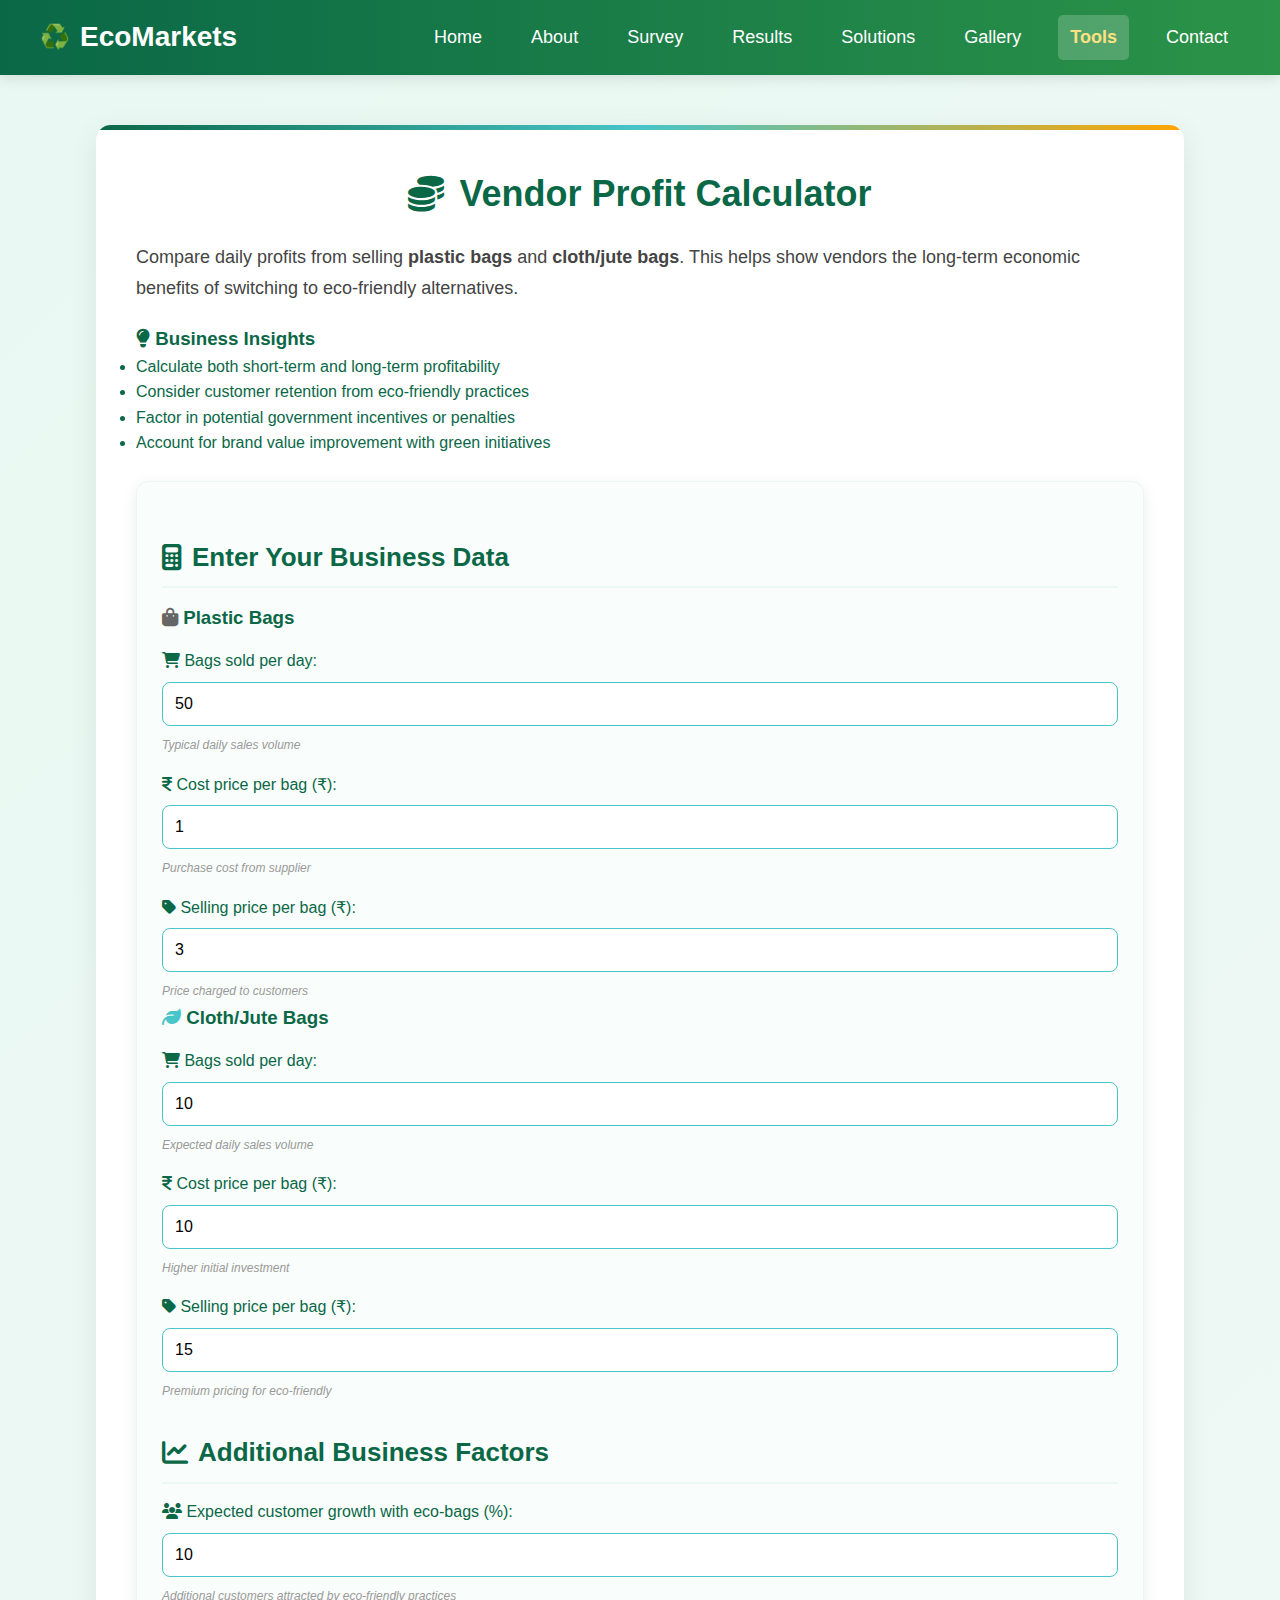
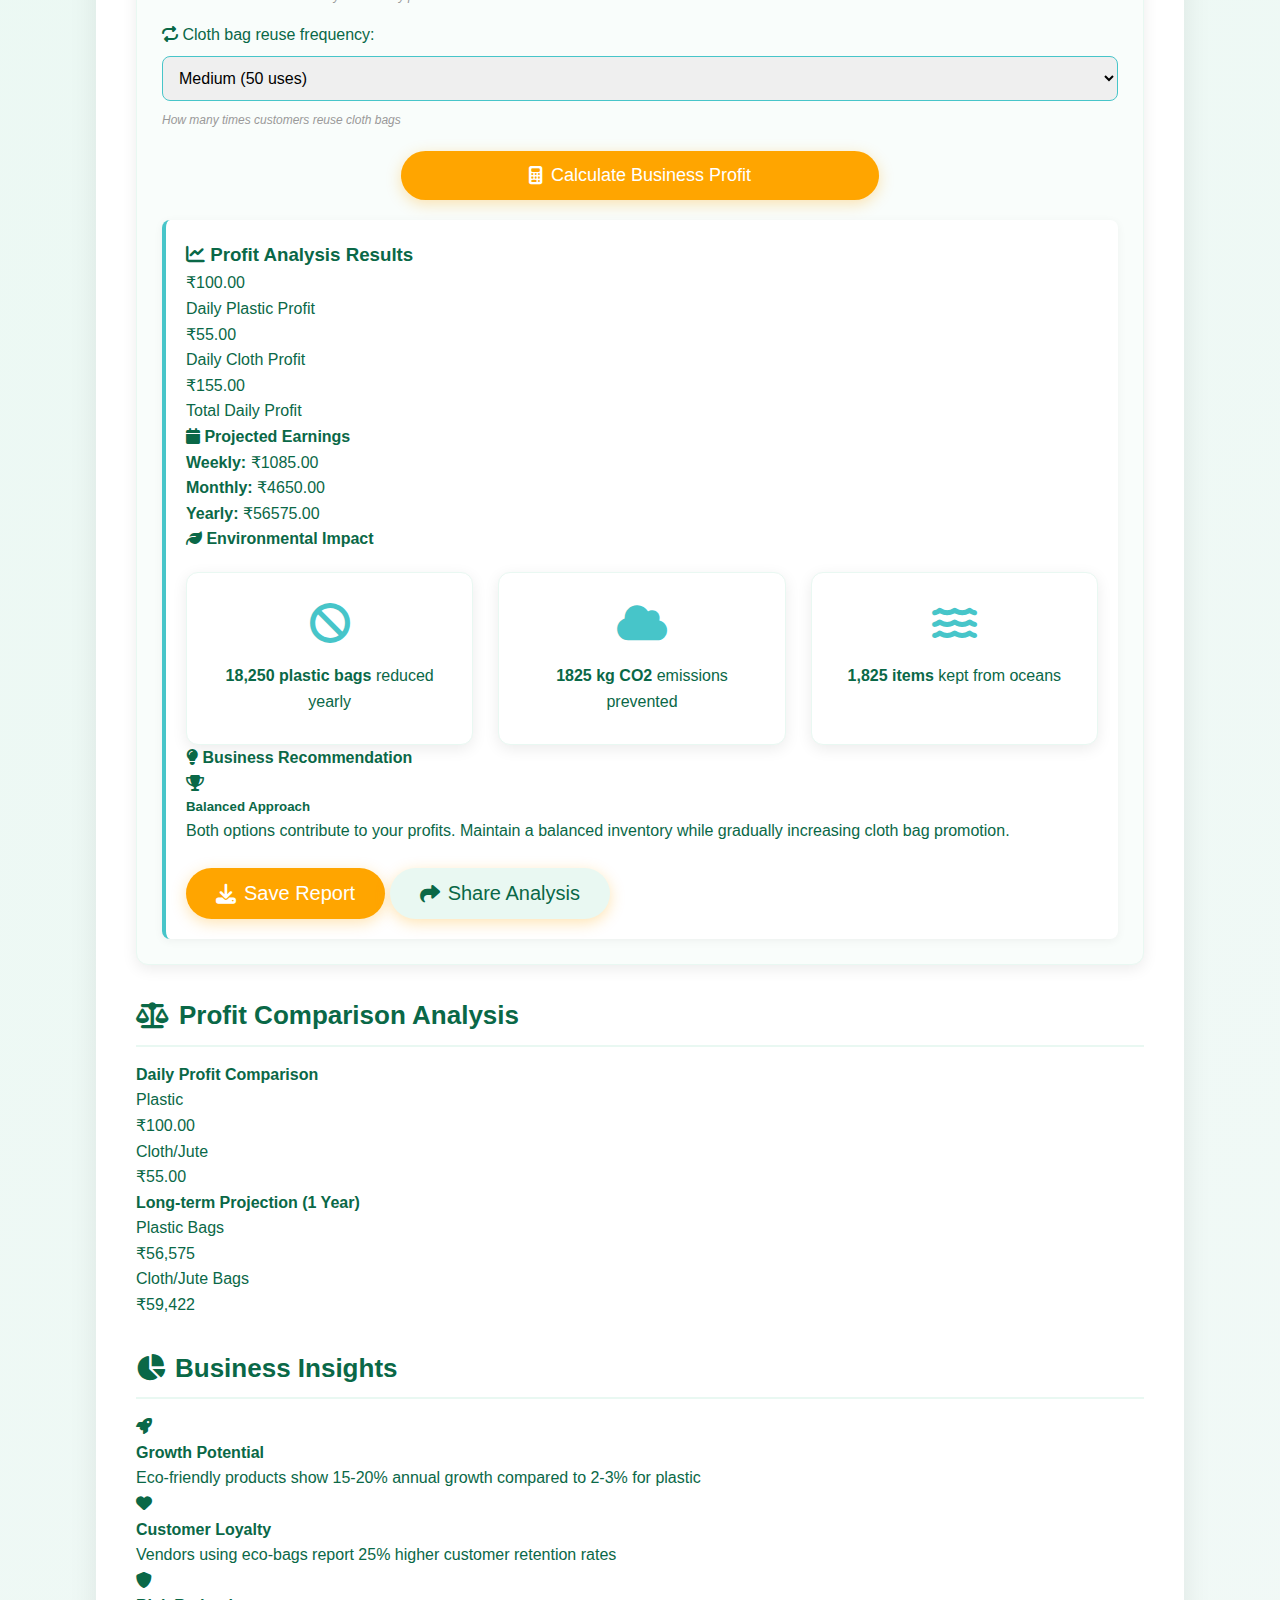
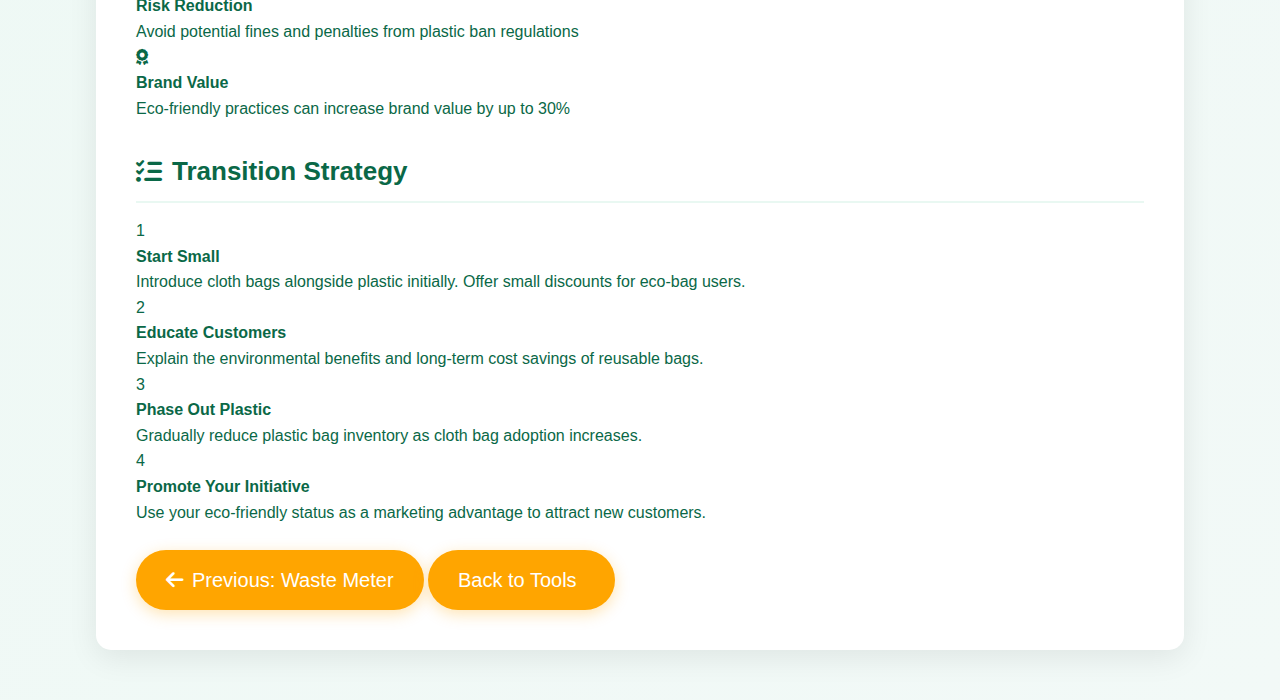
<file: tool-vendor-profit.html>
<!DOCTYPE html>
<html lang="en">
<head>
  <meta charset="utf-8" />
  <meta name="viewport" content="width=device-width, initial-scale=1" />
  <title>Vendor Profit Calculator | EcoMarkets</title>
  <link rel="stylesheet" href="style.css" />
  <link rel="stylesheet" href="https://cdnjs.cloudflare.com/ajax/libs/font-awesome/6.5.0/css/all.min.css">
</head>
<body>

  <nav class="navbar">
      <div class="logo">EcoMarkets</div>
      <ul>
          <li><a href="index.html">Home</a></li>
          <li><a href="about.html">About</a></li>
          <li><a href="survey.html">Survey</a></li>
          <li><a href="results.html">Results</a></li>
          <li><a href="solutions.html">Solutions</a></li>
          <li><a href="gallery.html">Gallery</a></li>
          <li><a href="tools.html" class="active">Tools</a></li>
          <li><a href="contact.html">Contact</a></li>
      </ul>
  </nav>

  <section class="page-container">
    <h1 class="page-title"><i class="fa-solid fa-coins"></i> Vendor Profit Calculator</h1>

    <p class="page-text">
      Compare daily profits from selling <strong>plastic bags</strong> and <strong>cloth/jute bags</strong>.
      This helps show vendors the long-term economic benefits of switching to eco-friendly alternatives.
    </p>

    <div class="tool-intro">
        <div class="tool-tips">
            <h3><i class="fa-solid fa-lightbulb"></i> Business Insights</h3>
            <ul>
                <li>Calculate both short-term and long-term profitability</li>
                <li>Consider customer retention from eco-friendly practices</li>
                <li>Factor in potential government incentives or penalties</li>
                <li>Account for brand value improvement with green initiatives</li>
            </ul>
        </div>
    </div>

    <div class="tool-box">
        <h2 class="section-title"><i class="fa-solid fa-calculator"></i> Enter Your Business Data</h2>
        
        <div class="input-grid">
            <!-- Plastic Bags Section -->
            <div class="input-section">
                <h3 class="input-section-title">
                    <i class="fa-solid fa-bag-shopping" style="color: #666;"></i>
                    Plastic Bags
                </h3>
                <div class="input-group">
                    <label for="p_bags">
                        <i class="fa-solid fa-cart-shopping"></i>
                        Bags sold per day:
                    </label>
                    <input type="number" id="p_bags" placeholder="e.g., 50" min="0" value="50">
                    <span class="input-help">Typical daily sales volume</span>
                </div>

                <div class="input-group">
                    <label for="p_cost">
                        <i class="fa-solid fa-indian-rupee-sign"></i>
                        Cost price per bag (₹):
                    </label>
                    <input type="number" id="p_cost" placeholder="e.g., 1" min="0" step="0.5" value="1">
                    <span class="input-help">Purchase cost from supplier</span>
                </div>

                <div class="input-group">
                    <label for="p_sell">
                        <i class="fa-solid fa-tag"></i>
                        Selling price per bag (₹):
                    </label>
                    <input type="number" id="p_sell" placeholder="e.g., 3" min="0" step="0.5" value="3">
                    <span class="input-help">Price charged to customers</span>
                </div>
            </div>

            <!-- Cloth/Jute Bags Section -->
            <div class="input-section">
                <h3 class="input-section-title">
                    <i class="fa-solid fa-leaf" style="color: #47C5C9;"></i>
                    Cloth/Jute Bags
                </h3>
                <div class="input-group">
                    <label for="c_bags">
                        <i class="fa-solid fa-cart-shopping"></i>
                        Bags sold per day:
                    </label>
                    <input type="number" id="c_bags" placeholder="e.g., 10" min="0" value="10">
                    <span class="input-help">Expected daily sales volume</span>
                </div>

                <div class="input-group">
                    <label for="c_cost">
                        <i class="fa-solid fa-indian-rupee-sign"></i>
                        Cost price per bag (₹):
                    </label>
                    <input type="number" id="c_cost" placeholder="e.g., 10" min="0" step="0.5" value="10">
                    <span class="input-help">Higher initial investment</span>
                </div>

                <div class="input-group">
                    <label for="c_sell">
                        <i class="fa-solid fa-tag"></i>
                        Selling price per bag (₹):
                    </label>
                    <input type="number" id="c_sell" placeholder="e.g., 15" min="0" step="0.5" value="15">
                    <span class="input-help">Premium pricing for eco-friendly</span>
                </div>
            </div>
        </div>

        <!-- Additional Business Factors -->
        <div class="business-factors">
            <h3 class="section-title"><i class="fa-solid fa-chart-line"></i> Additional Business Factors</h3>
            <div class="factors-grid">
                <div class="factor-group">
                    <label for="customer_growth">
                        <i class="fa-solid fa-users"></i>
                        Expected customer growth with eco-bags (%):
                    </label>
                    <input type="number" id="customer_growth" placeholder="e.g., 10" min="0" max="100" value="10">
                    <span class="input-help">Additional customers attracted by eco-friendly practices</span>
                </div>
                
                <div class="factor-group">
                    <label for="bag_lifespan">
                        <i class="fa-solid fa-repeat"></i>
                        Cloth bag reuse frequency:
                    </label>
                    <select id="bag_lifespan">
                        <option value="10">Low (10 uses)</option>
                        <option value="50" selected>Medium (50 uses)</option>
                        <option value="100">High (100+ uses)</option>
                    </select>
                    <span class="input-help">How many times customers reuse cloth bags</span>
                </div>
            </div>
        </div>

        <button class="submit-btn" onclick="calculateProfit()">
            <i class="fa-solid fa-calculator"></i> Calculate Business Profit
        </button>

        <div id="profitResult" class="output-box" style="display: none;">
            <!-- Results will be inserted here -->
        </div>
    </div>

    <div class="profit-comparison">
        <h2 class="section-title"><i class="fa-solid fa-scale-balanced"></i> Profit Comparison Analysis</h2>
        <div class="comparison-charts">
            <div class="chart-container">
                <h4>Daily Profit Comparison</h4>
                <div class="profit-bars">
                    <div class="profit-bar plastic">
                        <div class="bar-label">Plastic</div>
                        <div class="bar-fill" id="plasticBar" style="width: 0%"></div>
                        <div class="bar-value" id="plasticValue">₹0</div>
                    </div>
                    <div class="profit-bar cloth">
                        <div class="bar-label">Cloth/Jute</div>
                        <div class="bar-fill" id="clothBar" style="width: 0%"></div>
                        <div class="bar-value" id="clothValue">₹0</div>
                    </div>
                </div>
            </div>

            <div class="chart-container">
                <h4>Long-term Projection (1 Year)</h4>
                <div class="long-term-chart">
                    <div class="lt-item">
                        <span>Plastic Bags</span>
                        <div class="lt-bar">
                            <div class="lt-fill plastic" id="ltPlasticBar" style="width: 0%"></div>
                        </div>
                        <span id="ltPlasticValue">₹0</span>
                    </div>
                    <div class="lt-item">
                        <span>Cloth/Jute Bags</span>
                        <div class="lt-bar">
                            <div class="lt-fill cloth" id="ltClothBar" style="width: 0%"></div>
                        </div>
                        <span id="ltClothValue">₹0</span>
                    </div>
                </div>
            </div>
        </div>
    </div>

    <div class="business-insights">
        <h2 class="section-title"><i class="fa-solid fa-chart-pie"></i> Business Insights</h2>
        <div class="insights-grid">
            <div class="insight-card">
                <i class="fa-solid fa-rocket"></i>
                <h4>Growth Potential</h4>
                <p>Eco-friendly products show 15-20% annual growth compared to 2-3% for plastic</p>
            </div>
            <div class="insight-card">
                <i class="fa-solid fa-heart"></i>
                <h4>Customer Loyalty</h4>
                <p>Vendors using eco-bags report 25% higher customer retention rates</p>
            </div>
            <div class="insight-card">
                <i class="fa-solid fa-shield"></i>
                <h4>Risk Reduction</h4>
                <p>Avoid potential fines and penalties from plastic ban regulations</p>
            </div>
            <div class="insight-card">
                <i class="fa-solid fa-award"></i>
                <h4>Brand Value</h4>
                <p>Eco-friendly practices can increase brand value by up to 30%</p>
            </div>
        </div>
    </div>

    <div class="action-plan">
        <h2 class="section-title"><i class="fa-solid fa-list-check"></i> Transition Strategy</h2>
        <div class="strategy-steps">
            <div class="strategy-step">
                <div class="step-number">1</div>
                <div class="step-content">
                    <h4>Start Small</h4>
                    <p>Introduce cloth bags alongside plastic initially. Offer small discounts for eco-bag users.</p>
                </div>
            </div>
            <div class="strategy-step">
                <div class="step-number">2</div>
                <div class="step-content">
                    <h4>Educate Customers</h4>
                    <p>Explain the environmental benefits and long-term cost savings of reusable bags.</p>
                </div>
            </div>
            <div class="strategy-step">
                <div class="step-number">3</div>
                <div class="step-content">
                    <h4>Phase Out Plastic</h4>
                    <p>Gradually reduce plastic bag inventory as cloth bag adoption increases.</p>
                </div>
            </div>
            <div class="strategy-step">
                <div class="step-number">4</div>
                <div class="step-content">
                    <h4>Promote Your Initiative</h4>
                    <p>Use your eco-friendly status as a marketing advantage to attract new customers.</p>
                </div>
            </div>
        </div>
    </div>

    <div class="tool-navigation">
        <a href="tool-waste-meter.html" class="hero-btn">
            <i class="fa-solid fa-arrow-left"></i> Previous: Waste Meter
        </a>
        <a href="tools.html" class="hero-btn">
            Back to Tools <i class="fa-solid fa-grid"></i>
        </a>
    </div>

  </section>

<script>
function calculateProfit() {
    // read inputs and ensure numeric
    const p_bags = parseInt(document.getElementById("p_bags").value) || 0;
    const p_cost = parseFloat(document.getElementById("p_cost").value) || 0;
    const p_sell = parseFloat(document.getElementById("p_sell").value) || 0;

    const c_bags = parseInt(document.getElementById("c_bags").value) || 0;
    const c_cost = parseFloat(document.getElementById("c_cost").value) || 0;
    const c_sell = parseFloat(document.getElementById("c_sell").value) || 0;

    const customer_growth = parseInt(document.getElementById("customer_growth").value) || 0;
    const bag_lifespan = parseInt(document.getElementById("bag_lifespan").value) || 50;

    // daily profits
    const plastic_profit = (p_sell - p_cost) * p_bags;
    const cloth_profit = (c_sell - c_cost) * c_bags;
    
    // adjust for customer growth
    const growth_multiplier = 1 + (customer_growth / 100);
    const adjusted_cloth_profit = cloth_profit * growth_multiplier;
    
    const total_profit = plastic_profit + adjusted_cloth_profit;

    // weekly & yearly projections
    const weekly_profit = total_profit * 7;
    const monthly_profit = total_profit * 30;
    const yearly_profit = total_profit * 365;

    // long-term cloth bag profit (considering reuse)
    const cloth_reuse_profit = (c_sell - (c_cost / bag_lifespan)) * c_bags * growth_multiplier;
    const yearly_cloth_reuse = cloth_reuse_profit * 365;

    // environmental impact
    const plastic_reduction = p_bags * 365;
    const co2_reduction = plastic_reduction * 0.1; // kg CO2 equivalent
    const ocean_waste_prevented = plastic_reduction * 0.1; // items

    // Update comparison charts
    updateProfitCharts(plastic_profit, adjusted_cloth_profit, yearly_profit, yearly_cloth_reuse);

    const resultHtml = `
        <div class="results-header">
            <h3><i class="fa-solid fa-chart-line"></i> Profit Analysis Results</h3>
        </div>

        <div class="profit-summary">
            <div class="summary-grid">
                <div class="summary-item">
                    <div class="summary-value">₹${plastic_profit.toFixed(2)}</div>
                    <div class="summary-label">Daily Plastic Profit</div>
                </div>
                <div class="summary-item">
                    <div class="summary-value">₹${adjusted_cloth_profit.toFixed(2)}</div>
                    <div class="summary-label">Daily Cloth Profit</div>
                </div>
                <div class="summary-item highlight">
                    <div class="summary-value">₹${total_profit.toFixed(2)}</div>
                    <div class="summary-label">Total Daily Profit</div>
                </div>
            </div>
        </div>

        <div class="projection-breakdown">
            <h4><i class="fa-solid fa-calendar"></i> Projected Earnings</h4>
            <div class="projection-grid">
                <div class="projection-item">
                    <strong>Weekly:</strong> ₹${weekly_profit.toFixed(2)}
                </div>
                <div class="projection-item">
                    <strong>Monthly:</strong> ₹${monthly_profit.toFixed(2)}
                </div>
                <div class="projection-item highlight">
                    <strong>Yearly:</strong> ₹${yearly_profit.toFixed(2)}
                </div>
            </div>
        </div>

        <div class="environmental-benefits">
            <h4><i class="fa-solid fa-leaf"></i> Environmental Impact</h4>
            <div class="benefits-grid">
                <div class="benefit-item">
                    <i class="fa-solid fa-ban"></i>
                    <div>
                        <strong>${plastic_reduction.toLocaleString()} plastic bags</strong> reduced yearly
                    </div>
                </div>
                <div class="benefit-item">
                    <i class="fa-solid fa-cloud"></i>
                    <div>
                        <strong>${co2_reduction.toFixed(0)} kg CO2</strong> emissions prevented
                    </div>
                </div>
                <div class="benefit-item">
                    <i class="fa-solid fa-water"></i>
                    <div>
                        <strong>${ocean_waste_prevented.toLocaleString()} items</strong> kept from oceans
                    </div>
                </div>
            </div>
        </div>

        <div class="business-recommendation">
            <h4><i class="fa-solid fa-lightbulb"></i> Business Recommendation</h4>
            <div class="recommendation-card">
                <div class="rec-icon">
                    <i class="fa-solid fa-trophy"></i>
                </div>
                <div class="rec-content">
                    <h5>${adjusted_cloth_profit > plastic_profit ? 'Focus on Cloth Bags' : 'Balanced Approach'}</h5>
                    <p>
                        ${adjusted_cloth_profit > plastic_profit 
                            ? 'Your cloth bag business shows higher profitability potential. Consider increasing inventory and marketing efforts.'
                            : 'Both options contribute to your profits. Maintain a balanced inventory while gradually increasing cloth bag promotion.'
                        }
                    </p>
                </div>
            </div>
        </div>

        <div class="results-actions">
            <button class="hero-btn" onclick="saveCalculation()">
                <i class="fa-solid fa-download"></i> Save Report
            </button>
            <button class="hero-btn secondary" onclick="shareResults()">
                <i class="fa-solid fa-share"></i> Share Analysis
            </button>
        </div>
    `;

    document.getElementById("profitResult").innerHTML = resultHtml;
    document.getElementById("profitResult").style.display = 'block';
}

function updateProfitCharts(plasticProfit, clothProfit, yearlyProfit, yearlyClothReuse) {
    // Daily profit bars
    const maxDaily = Math.max(plasticProfit, clothProfit) * 1.2;
    const plasticWidth = (plasticProfit / maxDaily) * 100;
    const clothWidth = (clothProfit / maxDaily) * 100;
    
    document.getElementById('plasticBar').style.width = plasticWidth + '%';
    document.getElementById('clothBar').style.width = clothWidth + '%';
    document.getElementById('plasticValue').textContent = '₹' + plasticProfit.toFixed(2);
    document.getElementById('clothValue').textContent = '₹' + clothProfit.toFixed(2);

    // Long-term bars
    const maxYearly = Math.max(yearlyProfit, yearlyClothReuse) * 1.2;
    const ltPlasticWidth = (yearlyProfit / maxYearly) * 100;
    const ltClothWidth = (yearlyClothReuse / maxYearly) * 100;
    
    document.getElementById('ltPlasticBar').style.width = ltPlasticWidth + '%';
    document.getElementById('ltClothBar').style.width = ltClothWidth + '%';
    document.getElementById('ltPlasticValue').textContent = '₹' + yearlyProfit.toLocaleString();
    document.getElementById('ltClothValue').textContent = '₹' + yearlyClothReuse.toLocaleString();
}

function saveCalculation() {
    alert('This would generate a PDF report with your profit analysis and recommendations.');
}

function shareResults() {
    alert('Share functionality would allow you to share this analysis with business partners.');
}

// Initialize with default values
document.addEventListener('DOMContentLoaded', function() {
    calculateProfit();
});
</script>

</body>
</html>
</file>
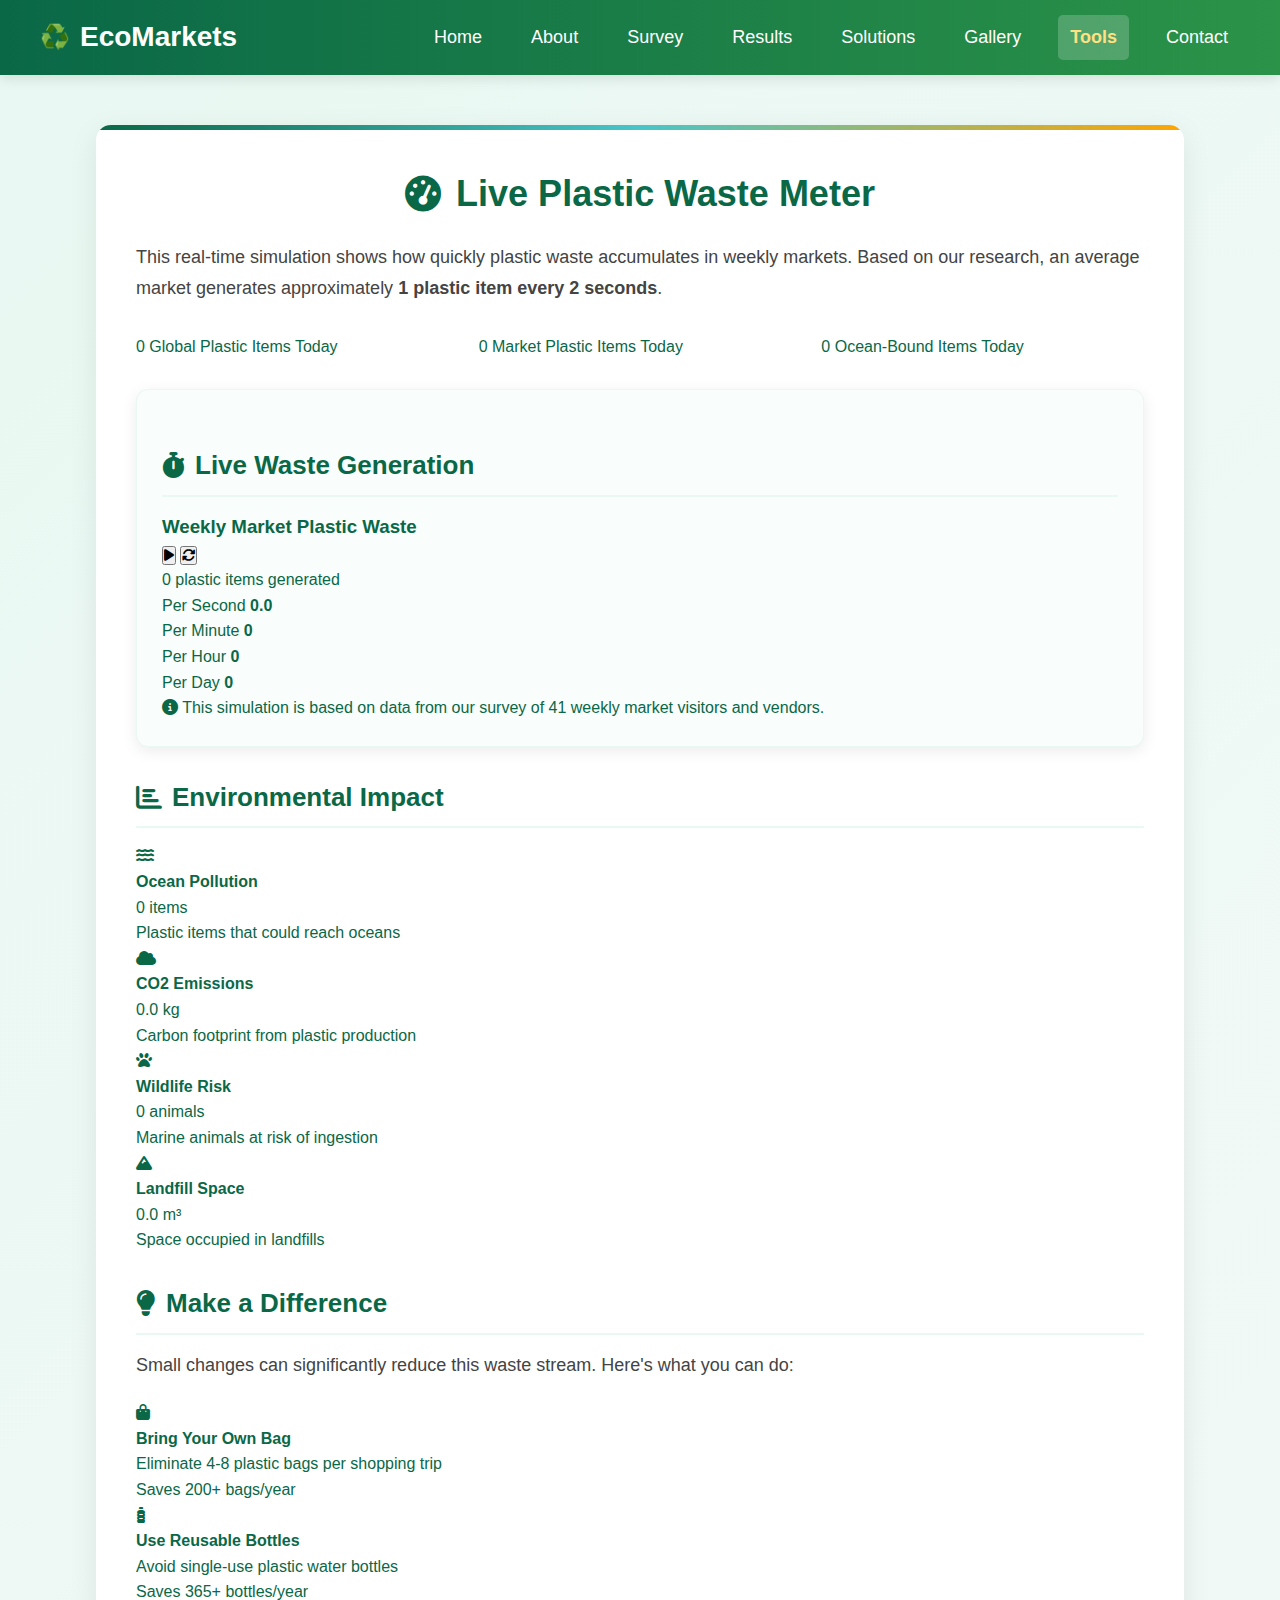
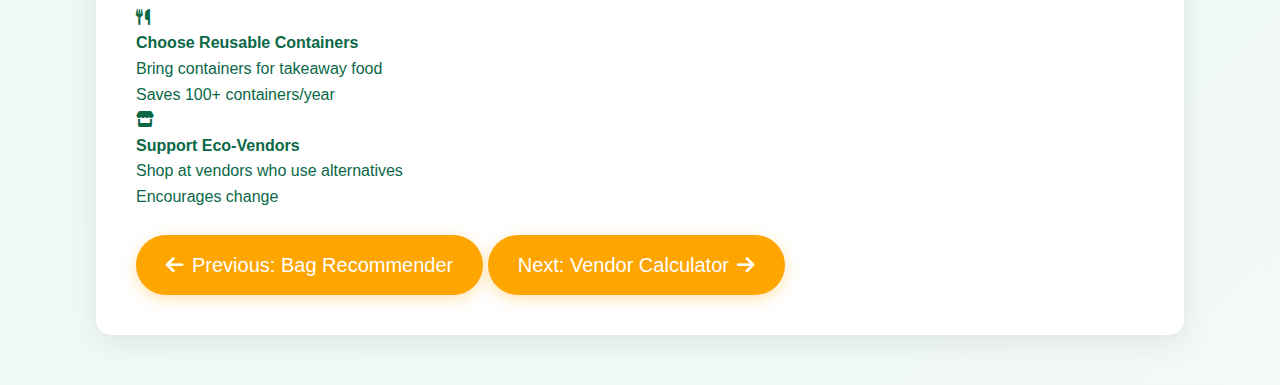
<file: tool-waste-meter.html>
<!DOCTYPE html>
<html lang="en">
<head>
    <meta charset="UTF-8" />
    <meta name="viewport" content="width=device-width, initial-scale=1.0" />
    <title>Live Plastic Waste Meter | EcoMarkets</title>
    <link rel="stylesheet" href="style.css">
    <link rel="stylesheet" href="https://cdnjs.cloudflare.com/ajax/libs/font-awesome/6.5.0/css/all.min.css">
</head>

<body>

<nav class="navbar">
    <div class="logo">EcoMarkets</div>
    <ul>
        <li><a href="index.html">Home</a></li>
        <li><a href="about.html">About</a></li>
        <li><a href="survey.html">Survey</a></li>
        <li><a href="results.html">Results</a></li>
        <li><a href="solutions.html">Solutions</a></li>
        <li><a href="gallery.html">Gallery</a></li>
        <li><a href="tools.html" class="active">Tools</a></li>
        <li><a href="contact.html">Contact</a></li>
    </ul>
</nav>

<section class="page-container">

    <h1 class="page-title"><i class="fa-solid fa-gauge-high"></i> Live Plastic Waste Meter</h1>

    <p class="page-text">
        This real-time simulation shows how quickly plastic waste accumulates in weekly markets. 
        Based on our research, an average market generates approximately <strong>1 plastic item every 2 seconds</strong>.
    </p>

    <div class="waste-stats">
        <div class="stat-box">
            <span class="stat-number" id="globalWaste">0</span>
            <span class="stat-label">Global Plastic Items Today</span>
        </div>
        <div class="stat-box">
            <span class="stat-number" id="marketWaste">0</span>
            <span class="stat-label">Market Plastic Items Today</span>
        </div>
        <div class="stat-box">
            <span class="stat-number" id="oceanBound">0</span>
            <span class="stat-label">Ocean-Bound Items Today</span>
        </div>
    </div>

    <div class="tool-box">
        <h2 class="section-title"><i class="fa-solid fa-stopwatch"></i> Live Waste Generation</h2>

        <div class="waste-meter-container">
            <div class="meter-header">
                <h3>Weekly Market Plastic Waste</h3>
                <div class="meter-controls">
                    <button id="playPause" class="meter-btn">
                        <i class="fa-solid fa-play"></i>
                    </button>
                    <button id="resetMeter" class="meter-btn">
                        <i class="fa-solid fa-rotate"></i>
                    </button>
                </div>
            </div>

            <div class="meter-display">
                <div id="liveCounter" class="waste-counter">
                    <span class="counter-number">0</span>
                    <span class="counter-label">plastic items generated</span>
                </div>
                <div class="meter-visual">
                    <div class="meter-fill" id="meterFill"></div>
                </div>
            </div>

            <div class="time-scale">
                <div class="time-unit">
                    <span>Per Second</span>
                    <strong id="perSecond">0.5</strong>
                </div>
                <div class="time-unit">
                    <span>Per Minute</span>
                    <strong id="perMinute">30</strong>
                </div>
                <div class="time-unit">
                    <span>Per Hour</span>
                    <strong id="perHour">1,800</strong>
                </div>
                <div class="time-unit">
                    <span>Per Day</span>
                    <strong id="perDay">43,200</strong>
                </div>
            </div>
        </div>

        <div class="meter-info">
            <p><i class="fa-solid fa-circle-info"></i> This simulation is based on data from our survey of 41 weekly market visitors and vendors.</p>
        </div>
    </div>

    <div class="impact-visualization">
        <h2 class="section-title"><i class="fa-solid fa-chart-bar"></i> Environmental Impact</h2>
        
        <div class="impact-grid">
            <div class="impact-card">
                <div class="impact-icon ocean">
                    <i class="fa-solid fa-water"></i>
                </div>
                <h4>Ocean Pollution</h4>
                <div class="impact-value" id="oceanImpact">0 items</div>
                <p>Plastic items that could reach oceans</p>
            </div>

            <div class="impact-card">
                <div class="impact-icon co2">
                    <i class="fa-solid fa-cloud"></i>
                </div>
                <h4>CO2 Emissions</h4>
                <div class="impact-value" id="co2Impact">0 kg</div>
                <p>Carbon footprint from plastic production</p>
            </div>

            <div class="impact-card">
                <div class="impact-icon wildlife">
                    <i class="fa-solid fa-paw"></i>
                </div>
                <h4>Wildlife Risk</h4>
                <div class="impact-value" id="wildlifeImpact">0 animals</div>
                <p>Marine animals at risk of ingestion</p>
            </div>

            <div class="impact-card">
                <div class="impact-icon landfill">
                    <i class="fa-solid fa-mountain"></i>
                </div>
                <h4>Landfill Space</h4>
                <div class="impact-value" id="landfillImpact">0 m³</div>
                <p>Space occupied in landfills</p>
            </div>
        </div>
    </div>

    <div class="solutions-preview">
        <h2 class="section-title"><i class="fa-solid fa-lightbulb"></i> Make a Difference</h2>
        <p class="page-text">Small changes can significantly reduce this waste stream. Here's what you can do:</p>
        
        <div class="action-grid">
            <div class="action-card">
                <i class="fa-solid fa-bag-shopping"></i>
                <h4>Bring Your Own Bag</h4>
                <p>Eliminate 4-8 plastic bags per shopping trip</p>
                <span class="impact-save">Saves 200+ bags/year</span>
            </div>

            <div class="action-card">
                <i class="fa-solid fa-bottle-water"></i>
                <h4>Use Reusable Bottles</h4>
                <p>Avoid single-use plastic water bottles</p>
                <span class="impact-save">Saves 365+ bottles/year</span>
            </div>

            <div class="action-card">
                <i class="fa-solid fa-utensils"></i>
                <h4>Choose Reusable Containers</h4>
                <p>Bring containers for takeaway food</p>
                <span class="impact-save">Saves 100+ containers/year</span>
            </div>

            <div class="action-card">
                <i class="fa-solid fa-store"></i>
                <h4>Support Eco-Vendors</h4>
                <p>Shop at vendors who use alternatives</p>
                <span class="impact-save">Encourages change</span>
            </div>
        </div>
    </div>

    <div class="tool-navigation">
        <a href="tool-bag.html" class="hero-btn">
            <i class="fa-solid fa-arrow-left"></i> Previous: Bag Recommender
        </a>
        <a href="tool-vendor-profit.html" class="hero-btn">
            Next: Vendor Calculator <i class="fa-solid fa-arrow-right"></i>
        </a>
    </div>

</section>

<script>
// LIVE PLASTIC WASTE METER
let plasticCount = 0;
let isRunning = true;
let interval;
let startTime = Date.now();

// Initialize the meter
function initMeter() {
    updateAllDisplays();
    if (isRunning) {
        interval = setInterval(updateMeter, 2000); // Update every 2 seconds (1 item)
    }
}

function updateMeter() {
    plasticCount += 1;
    updateAllDisplays();
}

function updateAllDisplays() {
    // Update main counter
    document.getElementById('liveCounter').querySelector('.counter-number').textContent = 
        plasticCount.toLocaleString();
    
    // Update meter fill (max 1000 items for visualization)
    const fillPercentage = Math.min((plasticCount / 1000) * 100, 100);
    document.getElementById('meterFill').style.width = fillPercentage + '%';
    
    // Update time scale calculations
    const secondsElapsed = (Date.now() - startTime) / 1000;
    const itemsPerSecond = secondsElapsed > 0 ? plasticCount / secondsElapsed : 0;
    
    document.getElementById('perSecond').textContent = itemsPerSecond.toFixed(1);
    document.getElementById('perMinute').textContent = Math.round(itemsPerSecond * 60).toLocaleString();
    document.getElementById('perHour').textContent = Math.round(itemsPerSecond * 3600).toLocaleString();
    document.getElementById('perDay').textContent = Math.round(itemsPerSecond * 86400).toLocaleString();
    
    // Update impact calculations
    updateImpactDisplays();
}

function updateImpactDisplays() {
    // Ocean impact (10% of plastic reaches oceans)
    const oceanItems = Math.round(plasticCount * 0.1);
    document.getElementById('oceanImpact').textContent = oceanItems.toLocaleString() + ' items';
    
    // CO2 impact (3kg CO2 per kg of plastic, avg 5g per item)
    const co2Kg = (plasticCount * 0.005 * 3).toFixed(1);
    document.getElementById('co2Impact').textContent = co2Kg + ' kg';
    
    // Wildlife impact (1 animal affected per 1000 items)
    const animalsAtRisk = Math.round(plasticCount / 1000);
    document.getElementById('wildlifeImpact').textContent = animalsAtRisk.toLocaleString() + ' animals';
    
    // Landfill impact (0.001 m³ per item)
    const landfillSpace = (plasticCount * 0.001).toFixed(1);
    document.getElementById('landfillImpact').textContent = landfillSpace + ' m³';
    
    // Update global stats (simulated)
    updateGlobalStats();
}

function updateGlobalStats() {
    // Simulate global plastic waste (much larger numbers)
    const globalMultiplier = 1000000;
    const marketMultiplier = 1000;
    
    document.getElementById('globalWaste').textContent = 
        (plasticCount * globalMultiplier).toLocaleString();
    document.getElementById('marketWaste').textContent = 
        (plasticCount * marketMultiplier).toLocaleString();
    document.getElementById('oceanBound').textContent = 
        (plasticCount * globalMultiplier * 0.1).toLocaleString();
}

// Control functions
document.getElementById('playPause').addEventListener('click', function() {
    isRunning = !isRunning;
    const icon = this.querySelector('i');
    
    if (isRunning) {
        icon.classList.remove('fa-play');
        icon.classList.add('fa-pause');
        interval = setInterval(updateMeter, 2000);
    } else {
        icon.classList.remove('fa-pause');
        icon.classList.add('fa-play');
        clearInterval(interval);
    }
});

document.getElementById('resetMeter').addEventListener('click', function() {
    plasticCount = 0;
    startTime = Date.now();
    updateAllDisplays();
});

// Initialize on load
document.addEventListener('DOMContentLoaded', initMeter);
</script>

</body>
</html>
</file>
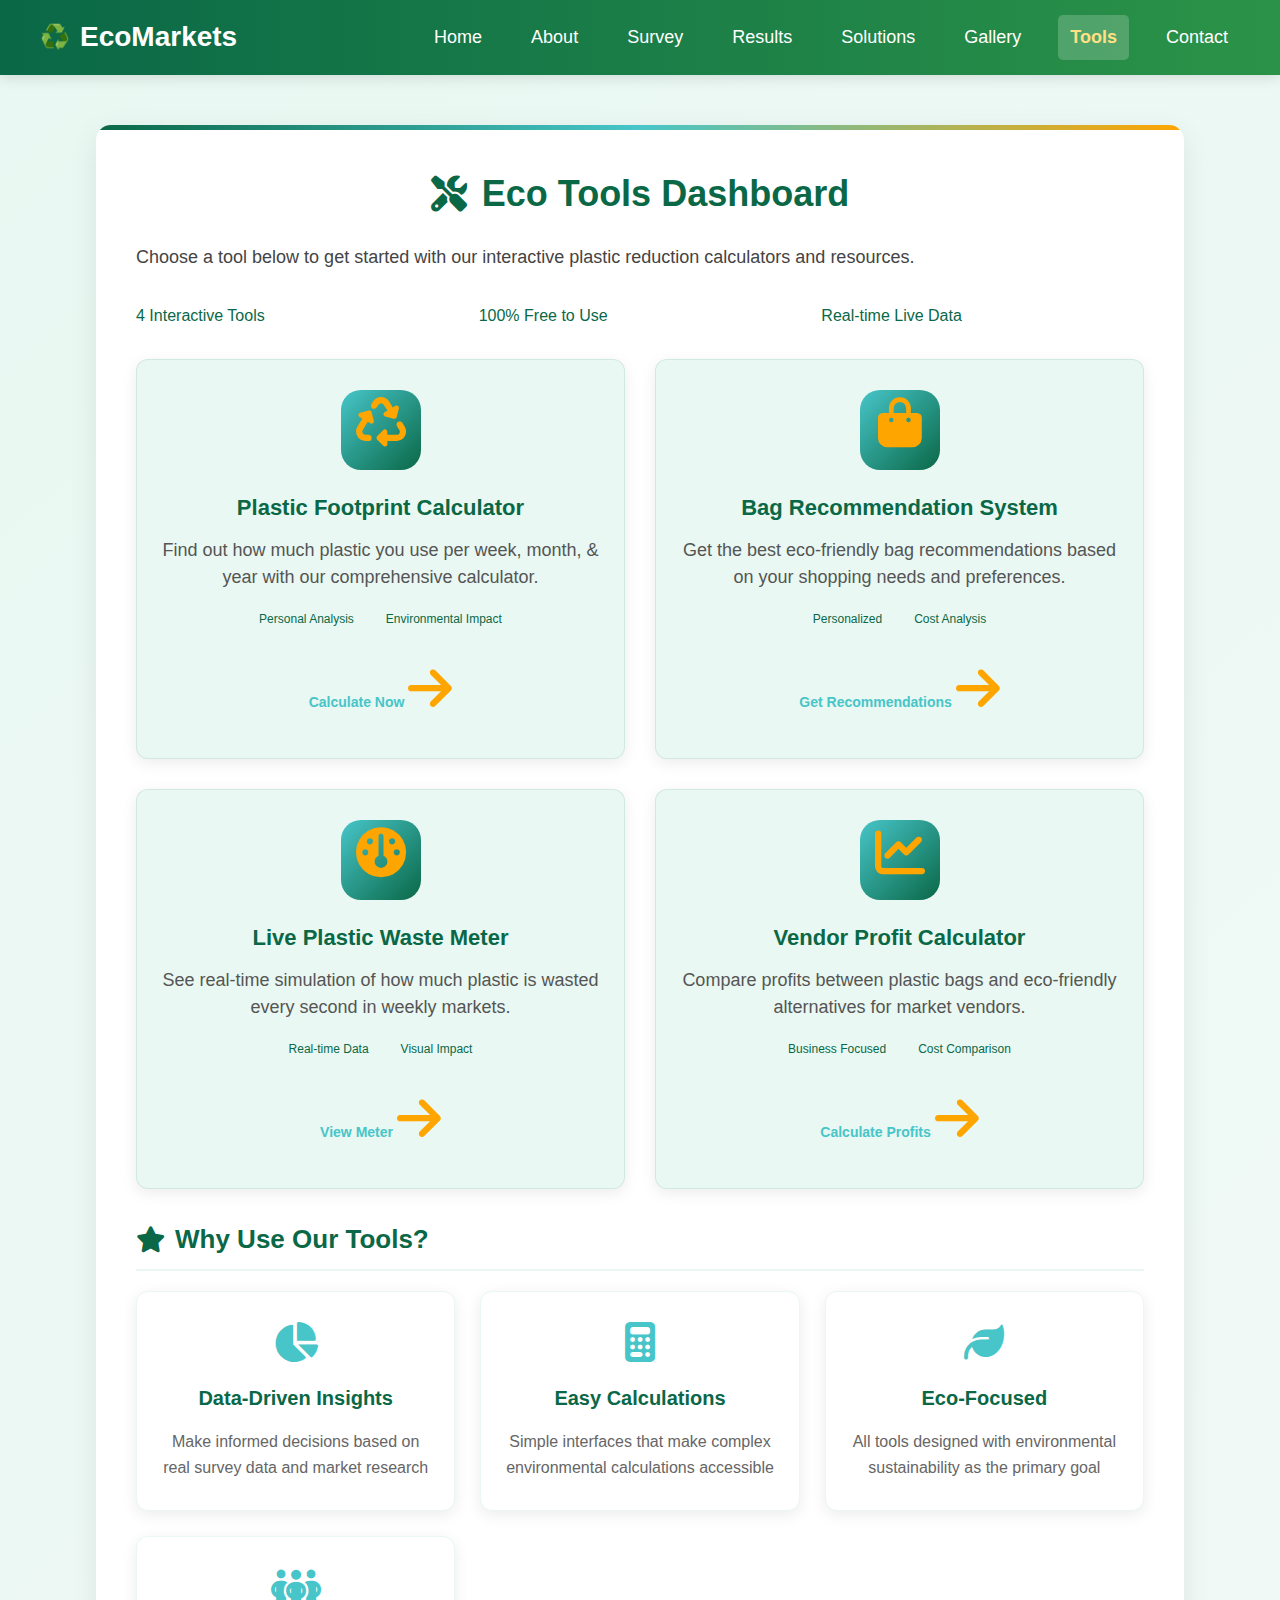
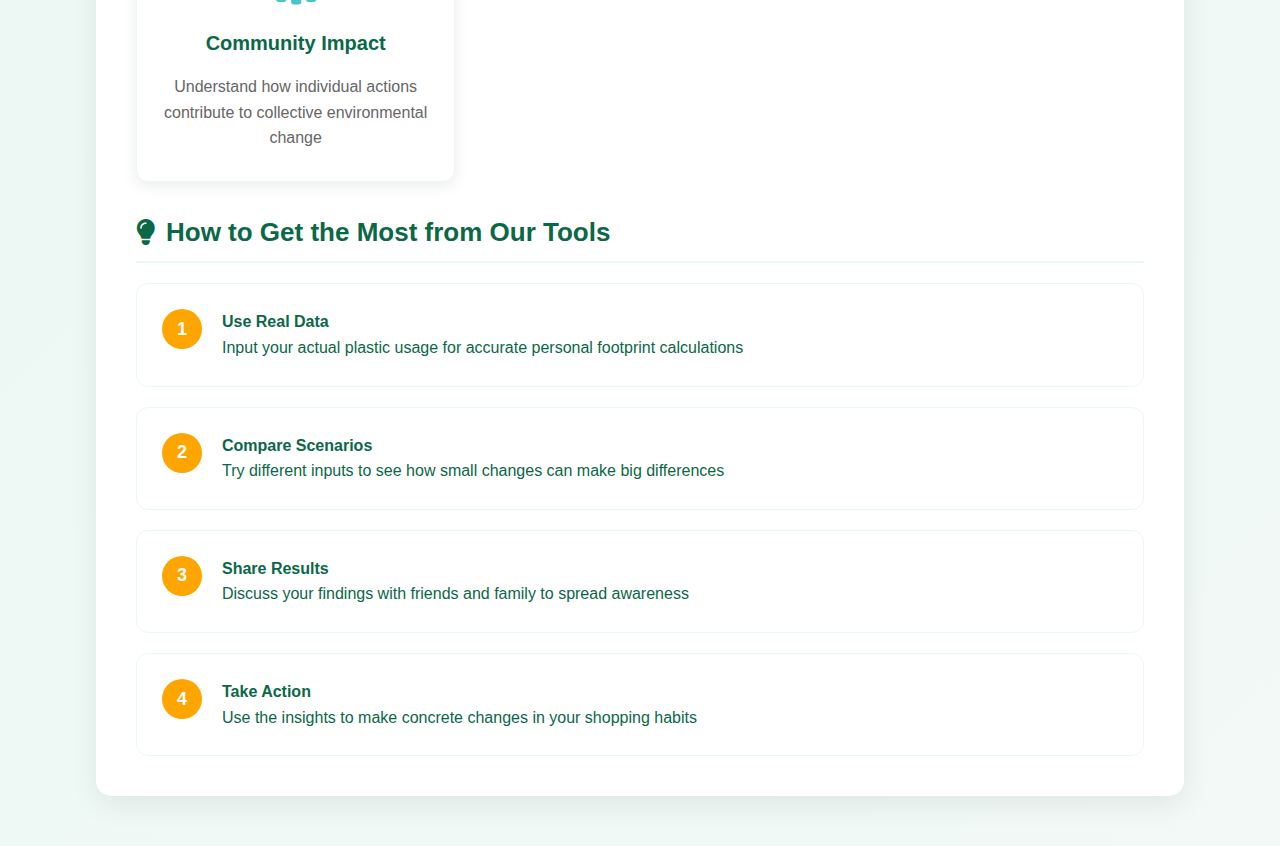
<file: tools.html>
<!DOCTYPE html>
<html lang="en">
<head>
    <meta charset="UTF-8">
    <meta name="viewport" content="width=device-width, initial-scale=1.0">
    <title>Tools | EcoMarkets</title>
    <link rel="stylesheet" href="style.css">
    <link rel="stylesheet" href="https://cdnjs.cloudflare.com/ajax/libs/font-awesome/6.5.0/css/all.min.css">
</head>

<body>

<nav class="navbar">
    <div class="logo">EcoMarkets</div>
    <ul>
        <li><a href="index.html">Home</a></li>
        <li><a href="about.html">About</a></li>
        <li><a href="survey.html">Survey</a></li>
        <li><a href="results.html">Results</a></li>
        <li><a href="solutions.html">Solutions</a></li>
        <li><a href="gallery.html">Gallery</a></li>
        <li><a href="tools.html" class="active">Tools</a></li>
        <li><a href="contact.html">Contact</a></li>
    </ul>
</nav>

<section class="page-container">

    <h1 class="page-title"><i class="fa-solid fa-screwdriver-wrench"></i> Eco Tools Dashboard</h1>
    <p class="page-text">Choose a tool below to get started with our interactive plastic reduction calculators and resources.</p>

    <div class="tools-intro-stats">
        <div class="stat-box">
            <span class="stat-number">4</span>
            <span class="stat-label">Interactive Tools</span>
        </div>
        <div class="stat-box">
            <span class="stat-number">100%</span>
            <span class="stat-label">Free to Use</span>
        </div>
        <div class="stat-box">
            <span class="stat-number">Real-time</span>
            <span class="stat-label">Live Data</span>
        </div>
    </div>

    <div class="tool-menu-grid">

        <a href="tool-footprint.html" class="tool-menu-box">
            <div class="tool-icon-wrapper">
                <i class="fa-solid fa-recycle"></i>
            </div>
            <h3>Plastic Footprint Calculator</h3>
            <p>Find out how much plastic you use per week, month, & year with our comprehensive calculator.</p>
            <div class="tool-features">
                <span class="tool-feature">Personal Analysis</span>
                <span class="tool-feature">Environmental Impact</span>
            </div>
            <div class="tool-cta">
                <span>Calculate Now <i class="fa-solid fa-arrow-right"></i></span>
            </div>
        </a>

        <a href="tool-bag.html" class="tool-menu-box">
            <div class="tool-icon-wrapper">
                <i class="fa-solid fa-bag-shopping"></i>
            </div>
            <h3>Bag Recommendation System</h3>
            <p>Get the best eco-friendly bag recommendations based on your shopping needs and preferences.</p>
            <div class="tool-features">
                <span class="tool-feature">Personalized</span>
                <span class="tool-feature">Cost Analysis</span>
            </div>
            <div class="tool-cta">
                <span>Get Recommendations <i class="fa-solid fa-arrow-right"></i></span>
            </div>
        </a>

        <a href="tool-waste-meter.html" class="tool-menu-box">
            <div class="tool-icon-wrapper">
                <i class="fa-solid fa-gauge"></i>
            </div>
            <h3>Live Plastic Waste Meter</h3>
            <p>See real-time simulation of how much plastic is wasted every second in weekly markets.</p>
            <div class="tool-features">
                <span class="tool-feature">Real-time Data</span>
                <span class="tool-feature">Visual Impact</span>
            </div>
            <div class="tool-cta">
                <span>View Meter <i class="fa-solid fa-arrow-right"></i></span>
            </div>
        </a>

        <a href="tool-vendor-profit.html" class="tool-menu-box">
            <div class="tool-icon-wrapper">
                <i class="fa-solid fa-chart-line"></i>
            </div>
            <h3>Vendor Profit Calculator</h3>
            <p>Compare profits between plastic bags and eco-friendly alternatives for market vendors.</p>
            <div class="tool-features">
                <span class="tool-feature">Business Focused</span>
                <span class="tool-feature">Cost Comparison</span>
            </div>
            <div class="tool-cta">
                <span>Calculate Profits <i class="fa-solid fa-arrow-right"></i></span>
            </div>
        </a>

    </div>

    <div class="tools-benefits">
        <h2 class="section-title"><i class="fa-solid fa-star"></i> Why Use Our Tools?</h2>
        <div class="benefits-grid">
            <div class="benefit-item">
                <i class="fa-solid fa-chart-pie"></i>
                <h4>Data-Driven Insights</h4>
                <p>Make informed decisions based on real survey data and market research</p>
            </div>
            <div class="benefit-item">
                <i class="fa-solid fa-calculator"></i>
                <h4>Easy Calculations</h4>
                <p>Simple interfaces that make complex environmental calculations accessible</p>
            </div>
            <div class="benefit-item">
                <i class="fa-solid fa-leaf"></i>
                <h4>Eco-Focused</h4>
                <p>All tools designed with environmental sustainability as the primary goal</p>
            </div>
            <div class="benefit-item">
                <i class="fa-solid fa-people-group"></i>
                <h4>Community Impact</h4>
                <p>Understand how individual actions contribute to collective environmental change</p>
            </div>
        </div>
    </div>

    <div class="tools-usage-tips">
        <h2 class="section-title"><i class="fa-solid fa-lightbulb"></i> How to Get the Most from Our Tools</h2>
        <div class="tips-list">
            <div class="tip-item">
                <span class="tip-number">1</span>
                <div class="tip-content">
                    <h4>Use Real Data</h4>
                    <p>Input your actual plastic usage for accurate personal footprint calculations</p>
                </div>
            </div>
            <div class="tip-item">
                <span class="tip-number">2</span>
                <div class="tip-content">
                    <h4>Compare Scenarios</h4>
                    <p>Try different inputs to see how small changes can make big differences</p>
                </div>
            </div>
            <div class="tip-item">
                <span class="tip-number">3</span>
                <div class="tip-content">
                    <h4>Share Results</h4>
                    <p>Discuss your findings with friends and family to spread awareness</p>
                </div>
            </div>
            <div class="tip-item">
                <span class="tip-number">4</span>
                <div class="tip-content">
                    <h4>Take Action</h4>
                    <p>Use the insights to make concrete changes in your shopping habits</p>
                </div>
            </div>
        </div>
    </div>

</section>

</body>
</html>
</file>
<file: style.css>
/* RESET + GLOBAL SETTINGS */
* {
    margin: 0;
    padding: 0;
    box-sizing: border-box;
}

html, body {
    overflow-x: hidden;
    font-family: 'Segoe UI', Tahoma, Geneva, Verdana, sans-serif;
    background: linear-gradient(135deg, #E9F8F2 0%, #F2F9F7 100%);
    color: #0A6847;
    line-height: 1.6;
}

/* ------------------ NAVIGATION BAR ------------------ */
.navbar {
    width: 100%;
    background: linear-gradient(to right, #0A6847, #2B9348);
    padding: 15px 40px;
    display: flex;
    justify-content: space-between;
    align-items: center;
    position: sticky;
    top: 0;
    z-index: 100;
    box-shadow: 0 4px 12px rgba(0, 0, 0, 0.1);
}

.logo {
    color: white;
    font-size: 28px;
    font-weight: bold;
    display: flex;
    align-items: center;
    gap: 10px;
}

.logo::before {
    content: "♻️";
    font-size: 24px;
}

.navbar ul {
    list-style: none;
    display: flex;
    gap: 25px;
    flex-wrap: wrap;
}

.navbar ul li a {
    color: white;
    text-decoration: none;
    font-size: 18px;
    transition: 0.3s;
    padding: 8px 12px;
    border-radius: 5px;
    display: flex;
    align-items: center;
    gap: 5px;
}

.navbar ul li a:hover,
.navbar ul li a.active {
    background-color: rgba(255, 255, 255, 0.2);
    color: #FFE082;
    font-weight: bold;
}

/* ------------------ HERO SECTION ------------------ */
.hero {
    height: 85vh;
    background: 
        linear-gradient(rgba(10, 104, 71, 0.7), rgba(71, 197, 201, 0.6)),
        url('images/hero.png');
    background-size: cover;
    background-position: center;
    background-repeat: no-repeat;
    display: flex;
    flex-direction: column;
    justify-content: center;
    align-items: center;
    text-align: center;
    padding: 20px;
    color: white;
    position: relative;
    overflow: hidden;
}

.hero::before {
    content: "";
    position: absolute;
    top: 0;
    left: 0;
    width: 100%;
    height: 100%;
    background: url('data:image/svg+xml;utf8,<svg xmlns="http://www.w3.org/2000/svg" viewBox="0 0 100 100" preserveAspectRatio="none"><path d="M0,0 L100,0 L100,100 Z" fill="rgba(255,255,255,0.1)"/></svg>');
    background-size: cover;
    z-index: 0;
}

.hero h1 {
    font-size: 64px;
    animation: fadeIn 1.5s ease-in-out;
    text-shadow: 2px 2px 4px rgba(0, 0, 0, 0.3);
    margin-bottom: 15px;
    position: relative;
    z-index: 1;
}

.hero p {
    font-size: 24px;
    margin-top: 0;
    animation: fadeIn 2s ease-in-out;
    max-width: 700px;
    text-shadow: 1px 1px 3px rgba(0, 0, 0, 0.3);
    position: relative;
    z-index: 1;
}

.hero-btn {
    margin-top: 25px;
    padding: 14px 30px;
    background: #FFA500;
    color: white;
    text-decoration: none;
    border-radius: 30px;
    font-size: 20px;
    transition: 0.3s;
    animation: fadeIn 2.5s ease-in-out;
    box-shadow: 0 4px 15px rgba(255, 165, 0, 0.3);
    display: inline-flex;
    align-items: center;
    gap: 8px;
    position: relative;
    z-index: 1;
    border: none;
    cursor: pointer;
    font-family: inherit;
}

.hero-btn:hover {
    background: #47C5C9;
    transform: translateY(-3px);
    box-shadow: 0 6px 20px rgba(71, 197, 201, 0.4);
}

.hero-btn.secondary {
    background: #E9F8F2;
    color: #0A6847;
}

.hero-btn.secondary:hover {
    background: #47C5C9;
    color: white;
}

/* ------------------ PAGE CONTAINER ------------------ */
.page-container {
    width: 85%;
    max-width: 1100px;
    margin: 50px auto;
    background: #ffffff;
    padding: 40px;
    border-radius: 15px;
    box-shadow: 0 8px 30px rgba(0, 0, 0, 0.08);
    animation: fadeIn 1.5s ease-in-out;
    position: relative;
    overflow: hidden;
}

.page-container::before {
    content: "";
    position: absolute;
    top: 0;
    left: 0;
    width: 100%;
    height: 5px;
    background: linear-gradient(to right, #0A6847, #47C5C9, #FFA500);
}

/* TITLES */
.page-title {
    text-align: center;
    color: #0A6847;
    font-size: 36px;
    margin-bottom: 20px;
    display: flex;
    align-items: center;
    justify-content: center;
    gap: 15px;
}

/* STOP — CSS continues */

.section-title {
    color: #0A6847;
    font-size: 26px;
    margin-top: 30px;
    margin-bottom: 15px;
    display: flex;
    align-items: center;
    gap: 10px;
    padding-bottom: 8px;
    border-bottom: 2px solid #E9F8F2;
}

/* TEXT */
.page-text {
    font-size: 18px;
    line-height: 1.7;
    color: #444;
    margin-bottom: 20px;
}

/* ------------------ LIST STYLES ------------------ */
.styled-list {
    font-size: 18px;
    line-height: 1.7;
    color: #0A6847;
    padding-left: 20px;
    margin-bottom: 25px;
}

.styled-list li {
    margin-bottom: 12px;
    padding-left: 10px;
    position: relative;
}

.styled-list li::before {
    content: "♻️";
    position: absolute;
    left: -25px;
    top: 2px;
}

.styled-list li strong {
    color: #2B9348;
}

.survey-list {
    font-size: 18px;
    line-height: 1.8;
    color: #0A6847;
    padding-left: 20px;
    margin-bottom: 25px;
}

.survey-list li {
    margin-bottom: 12px;
    transition: 0.3s ease;
    padding: 8px 12px;
    border-radius: 5px;
    position: relative;
    padding-left: 40px;
}

.survey-list li::before {
    content: "📋";
    position: absolute;
    left: 10px;
    top: 8px;
}

.survey-list li:hover {
    background-color: #E9F8F2;
    padding-left: 45px;
    color: #0A6847;
    font-weight: bold;
}

/* ------------------ CHART GRID ------------------ */
.chart-grid {
    display: grid;
    grid-template-columns: repeat(2, 1fr);
    gap: 30px;
    margin: 30px 0;
}

.chart-box {
    background: #ffffff;
    padding: 25px;
    border-radius: 12px;
    box-shadow: 0 4px 15px rgba(0, 0, 0, 0.08);
    text-align: center;
    transition: 0.3s ease;
    border: 1px solid #E9F8F2;
    position: relative;
    overflow: hidden;
}

.chart-box::before {
    content: "";
    position: absolute;
    top: 0;
    left: 0;
    width: 5px;
    height: 100%;
    background: #47C5C9;
}

.chart-box h3 {
    color: #0A6847;
    margin-bottom: 15px;
    font-size: 20px;
}

.chart-box img {
    width: 85%;
    border-radius: 10px;
    transition: 0.3s;
    box-shadow: 0 4px 10px rgba(0, 0, 0, 0.1);
}

.chart-box img:hover {
    transform: scale(1.05);
}

.chart-box:hover {
    transform: translateY(-5px);
    box-shadow: 0 8px 25px rgba(0, 0, 0, 0.12);
}

/* ------------------ GALLERY ------------------ */
.gallery-grid {
    display: grid;
    grid-template-columns: repeat(3, 1fr);
    gap: 25px;
    margin-top: 30px;
}

.gallery-box {
    background: white;
    padding: 15px;
    border-radius: 12px;
    overflow: hidden;
    box-shadow: 0 4px 15px rgba(0, 0, 0, 0.08);
    transition: 0.3s ease;
    border: 1px solid #E9F8F2;
}

.gallery-box img {
    width: 100%;
    border-radius: 8px;
    transition: 0.3s ease;
}

.gallery-box:hover {
    transform: translateY(-5px);
    box-shadow: 0 8px 25px rgba(0, 0, 0, 0.15);
}

.gallery-box img:hover {
    transform: scale(1.05);
}

/* ------------------ CONTACT FORM ------------------ */
.contact-form-box {
    width: 100%;
    max-width: 600px;
    margin: auto;
    background: #ffffff;
    padding: 30px;
    border-radius: 12px;
    box-shadow: 0 4px 15px rgba(0, 0, 0, 0.08);
    animation: fadeIn 1.5s ease-in-out;
    border: 1px solid #E9F8F2;
}

.contact-form-box form {
    display: flex;
    flex-direction: column;
}

.contact-form-box label {
    font-size: 18px;
    color: #0A6847;
    margin: 10px 0 5px 0;
    font-weight: 500;
}

.contact-form-box input,
.contact-form-box textarea {
    padding: 12px;
    font-size: 16px;
    border-radius: 8px;
    border: 1.5px solid #47C5C9;
    outline: none;
    margin-bottom: 15px;
    transition: 0.3s ease;
    font-family: 'Segoe UI', Tahoma, Geneva, Verdana, sans-serif;
}

.contact-form-box input:focus,
.contact-form-box textarea:focus {
    border-color: #FFA500;
    box-shadow: 0 0 0 3px rgba(255, 165, 0, 0.2);
}

.submit-btn {
    padding: 14px;
    background: #FFA500;
    color: white;
    border: none;
    border-radius: 25px;
    font-size: 18px;
    cursor: pointer;
    transition: 0.3s ease;
    width: 50%;
    margin: 20px auto 0;
    display: flex;
    align-items: center;
    justify-content: center;
    gap: 8px;
    box-shadow: 0 4px 15px rgba(255, 165, 0, 0.3);
}

.submit-btn:hover {
    background: #47C5C9;
    transform: translateY(-3px);
    box-shadow: 0 6px 20px rgba(71, 197, 201, 0.4);
}

/* Animation */
@keyframes fadeIn {
    from { opacity: 0; transform: translateY(20px); }
    to { opacity: 1; transform: translateY(0); }
}

/* TIMELINE */
.timeline {
  display: flex;
  gap: 25px;
  overflow-x: auto;
  padding: 15px 10px;
  margin: 20px 0;
}

.timeline-step {
  min-width: 200px;
  background: #E9F8F2;
  padding: 20px;
  border-radius: 10px;
  text-align: center;
  border-left: 6px solid #FFA500;
  box-shadow: 0 4px 10px rgba(0, 0, 0, 0.08);
  transition: 0.3s ease;
}

.timeline-step:hover {
  transform: translateY(-5px);
  box-shadow: 0 6px 15px rgba(0, 0, 0, 0.12);
}

.timeline-step h3 {
  color: #0A6847;
  font-size: 22px;
  margin-bottom: 10px;
}

.timeline-step p {
  font-size: 16px;
  color: #444;
}

/* TOOLS GRID */
.tool-menu-grid {
    display: grid;
    grid-template-columns: repeat(2, 1fr);
    gap: 30px;
    margin-top: 30px;
}

.tool-menu-box {
    background: #E9F8F2;
    padding: 30px 25px;
    border-radius: 12px;
    text-align: center;
    text-decoration: none;
    color: #0A6847;
    font-size: 18px;
    box-shadow: 0 4px 15px rgba(0, 0, 0, 0.08);
    transition: 0.3s ease;
    border: 1px solid rgba(10, 104, 71, 0.1);
    display: flex;
    flex-direction: column;
    align-items: center;
}

.tool-menu-box i {
    font-size: 50px;
    margin-bottom: 15px;
    color: #FFA500;
}

.tool-menu-box h3 {
    margin-bottom: 12px;
    color: #0A6847;
    font-size: 22px;
}

.tool-menu-box p {
    color: #555;
    line-height: 1.5;
}

.tool-menu-box:hover {
    transform: translateY(-7px);
    box-shadow: 0 8px 25px rgba(0, 0, 0, 0.15);
    background: #dffcf0;
    color: #0A6847;
}

/* TOOL BOXES */
.tool-box {
    background: #F9FDFB;
    padding: 25px;
    border-radius: 12px;
    box-shadow: 0 4px 15px rgba(0, 0, 0, 0.08);
    margin: 25px 0;
    border: 1px solid #E9F8F2;
}

.tool-box label {
    display: block;
    margin: 15px 0 8px;
    font-weight: 500;
    color: #0A6847;
}

.tool-box input, 
.tool-box select {
    width: 100%;
    padding: 12px;
    border: 1.5px solid #47C5C9;
    border-radius: 8px;
    font-size: 16px;
    margin-bottom: 5px;
    transition: 0.3s;
}

.tool-box input:focus,
.tool-box select:focus {
    border-color: #FFA500;
    box-shadow: 0 0 0 3px rgba(255, 165, 0, 0.2);
    outline: none;
}

.output-box {
    background: #ffffff;
    padding: 20px;
    border-radius: 8px;
    margin-top: 20px;
    box-shadow: 0 2px 10px rgba(0, 0, 0, 0.05);
    border-left: 4px solid #47C5C9;
}

/* HR STYLING */
hr {
    border: none;
    height: 1px;
    background: linear-gradient(to right, transparent, #47C5C9, transparent);
    margin: 30px 0;
}

/* Additional Styles */
.content-card {
    background: #F9FDFB;
    padding: 25px;
    border-radius: 12px;
    margin: 20px 0;
    border: 1px solid #E9F8F2;
    box-shadow: 0 4px 15px rgba(0, 0, 0, 0.05);
}

/* Plastic Types Grid */
.plastic-types-grid {
    display: grid;
    grid-template-columns: repeat(auto-fit, minmax(150px, 1fr));
    gap: 20px;
    margin-top: 20px;
}

.plastic-type-item {
    background: white;
    padding: 20px 15px;
    border-radius: 10px;
    text-align: center;
    box-shadow: 0 4px 10px rgba(0, 0, 0, 0.08);
    transition: 0.3s ease;
    border: 1px solid #E9F8F2;
}

.plastic-type-item:hover {
    transform: translateY(-5px);
    box-shadow: 0 6px 20px rgba(0, 0, 0, 0.12);
}

.plastic-type-item i {
    font-size: 32px;
    color: #47C5C9;
    margin-bottom: 10px;
}

.plastic-type-item h4 {
    color: #0A6847;
    margin-bottom: 8px;
    font-size: 16px;
}

.plastic-type-item p {
    color: #666;
    font-size: 14px;
    line-height: 1.4;
}

/* Survey Stats */
.survey-stats,
.results-highlights,
.solutions-stats,
.tools-intro-stats,
.contact-stats,
.waste-stats {
    display: grid;
    grid-template-columns: repeat(auto-fit, minmax(150px, 1fr));
    gap: 20px;
    margin: 30px 0;
}

/* ---------------- ICON TEXT ---------------- */
.question-number {
    display: inline-block;
    width: 30px;
    height: 30px;
    background: #47C5C9;
    color: white;
    border-radius: 50%;
    text-align: center;
    line-height: 30px;
    margin-right: 15px;
    font-weight: bold;
    font-size: 14px;
}

/* TOOLS ICON WRAPPER */
.tool-icon-wrapper {
    width: 80px;
    height: 80px;
    background: linear-gradient(135deg, #47C5C9, #0A6847);
    border-radius: 20px;
    display: flex;
    align-items: center;
    justify-content: center;
    margin: 0 auto 20px;
    color: white;
    font-size: 32px;
}

/* Tool Features */
.tool-features {
    display: flex;
    gap: 8px;
    margin: 15px 0;
    justify-content: center;
    flex-wrap: wrap;
}

.tool-feature {
    background: #E9F8F2;
    color: #0A6847;
    padding: 4px 12px;
    border-radius: 15px;
    font-size: 12px;
    font-weight: 500;
}

.tool-cta {
    margin-top: 15px;
    color: #47C5C9;
    font-weight: 600;
    font-size: 14px;
}

.tool-menu-box:hover .tool-cta {
    color: #0A6847;
}

/* BENEFITS GRID */
.benefits-grid {
    display: grid;
    grid-template-columns: repeat(auto-fit, minmax(250px, 1fr));
    gap: 25px;
    margin-top: 20px;
}

.benefit-item {
    text-align: center;
    padding: 30px 20px;
    background: white;
    border-radius: 12px;
    box-shadow: 0 4px 15px rgba(0, 0, 0, 0.08);
    border: 1px solid #E9F8F2;
    transition: 0.3s ease;
}

.benefit-item:hover {
    transform: translateY(-5px);
    box-shadow: 0 8px 25px rgba(0, 0, 0, 0.12);
}

.benefit-item i {
    font-size: 40px;
    color: #47C5C9;
    margin-bottom: 20px;
}

.benefit-item h4 {
    color: #0A6847;
    margin-bottom: 15px;
    font-size: 20px;
}

.benefit-item p {
    color: #666;
    line-height: 1.6;
}

/* TIPS LIST */
.tips-list {
    display: grid;
    gap: 20px;
    margin-top: 20px;
}

.tip-item {
    display: flex;
    align-items: flex-start;
    gap: 20px;
    padding: 25px;
    background: white;
    border-radius: 12px;
    border: 1px solid #E9F8F2;
    transition: 0.3s ease;
}

.tip-item:hover {
    transform: translateX(10px);
    box-shadow: 0 4px 15px rgba(0, 0, 0, 0.1);
}

.tip-number {
    width: 40px;
    height: 40px;
    background: #FFA500;
    color: white;
    border-radius: 50%;
    display: flex;
    align-items: center;
    justify-content: center;
    font-weight: bold;
    font-size: 18px;
    flex-shrink: 0;
}

.tip-text h4 {
    color: #0A6847;
    font-size: 20px;
    margin-bottom: 10px;
}

.tip-text p {
    color: #555;
    line-height: 1.6;
    font-size: 16px;
}

/* TOOL SLIDER (BUG FIX INCLUDED) */
.slider {
    -webkit-user-drag: none;
    width: 100%;
    height: 8px;
    border-radius: 4px;
    background: #E9F8F2;
    outline: none;
    margin-top: 10px;
}

.slider::-webkit-slider-thumb {
    -webkit-appearance: none; 
    appearance: none;
    width: 20px;
    height: 20px;
    background: #47C5C9;
    border-radius: 50%;
    cursor: pointer;
    border: 2px solid white;
    box-shadow: 0 2px 6px rgba(0,0,0,0.2);
}

.slider::-moz-range-thumb {
    width: 18px;
    height: 18px;
    background: #47C5C9;
    border-radius: 50%;
    cursor: pointer;
}

/* ANALYSIS CARDS */
.analysis-card {
    padding: 25px;
    background: #ffffff;
    border-radius: 12px;
    box-shadow: 0 4px 20px rgba(0,0,0,0.08);
    margin-bottom: 20px;
    border-left: 6px solid #47C5C9;
}

.analysis-card h3 {
    color: #0A6847;
    margin-bottom: 8px;
    font-size: 22px;
}

.analysis-card p {
    color: #555;
    font-size: 16px;
}

/* GRID TOOLS */
.meter-box {
    background: #fff7e6;
    padding: 20px;
    border-radius: 12px;
    border-left: 6px solid #FFA500;
    font-size: 22px;
    font-weight: bold;
    color: #0A6847;
    text-align: center;
    box-shadow: 0 4px 15px rgba(255,165,0,0.2);
}

/* ICON CIRCLES */
.icon-circle {
    width: 60px;
    height: 60px;
    background: #0A6847;
    border-radius: 50%;
    color: white;
    font-size: 30px;
    display: flex;
    align-items: center;
    justify-content: center;
    margin-right: 15px;
    flex-shrink: 0;
}

/* RESULT CALC BOX */
.calc-result {
    background: #ffffff;
    padding: 25px;
    border-radius: 10px;
    margin-top: 20px;
    font-size: 18px;
    border-left: 6px solid #47C5C9;
    box-shadow: 0 2px 15px rgba(0,0,0,0.08);
}

/* FOOTER */
.footer {
    margin-top: 40px;
    padding: 20px;
    color: white;
    background: #0A6847;
    text-align: center;
    letter-spacing: 1px;
    border-top: 4px solid #47C5C9;
}

/* INFO GRID */
.info-grid {
    display: grid;
    grid-template-columns: repeat(auto-fill, minmax(230px, 1fr));
    gap: 20px;
    margin-top: 20px;
}

.info-item {
    background: white;
    border-radius: 10px;
    padding: 20px;
    border-left: 5px solid #FFA500;
    box-shadow: 0 4px 12px rgba(0,0,0,0.08);
    transition: 0.3s;
}

.info-item:hover {
    transform: translateY(-5px);
    box-shadow: 0 6px 18px rgba(0,0,0,0.12);
}

.info-item h3 {
    color: #0A6847;
    margin-bottom: 10px;
}

/* BUTTONS */
.green-btn {
    padding: 10px 22px;
    background: #0A6847;
    color: white;
    border-radius: 25px;
    cursor: pointer;
    text-decoration: none;
    font-size: 16px;
    transition: 0.3s;
}

.green-btn:hover {
    background: #2B9348;
    transform: scale(1.05);
}

/* DATA HIGHLIGHT */
.highlight-box {
    padding: 25px;
    border-radius: 10px;
    background: #E9F8F2;
    border: 1px solid #47C5C9;
    margin-bottom: 20px;
}

.highlight-box h2 {
    color: #0A6847;
    font-size: 22px;
    margin-bottom: 10px;
}

/* WARNING BOX */
.warning-box {
    background: #fff3cd;
    padding: 20px;
    border-left: 6px solid #ff9800;
    border-radius: 10px;
    color: #7a5916;
    box-shadow: 0 2px 10px rgba(0,0,0,0.05);
}

.success-box {
    background: #d4edda;
    padding: 20px;
    border-left: 6px solid #28a745;
    border-radius: 10px;
    color: #155724;
}

/* TOOL CARD ICONS */
.tool-card-icon {
    font-size: 48px;
    color: #FFA500;
    margin-bottom: 10px;
}

/* RESPONSIVE GRID ADJUSTMENTS */
@media screen and (max-width: 900px) {
    .tool-menu-grid {
        grid-template-columns: 1fr;
    }

    .gallery-grid {
        grid-template-columns: repeat(2, 1fr);
    }

    .chart-grid {
        grid-template-columns: 1fr;
    }

    .page-container {
        width: 90%;
    }
}

@media screen and (max-width: 600px) {
    .navbar {
        flex-wrap: wrap;
        padding: 20px;
    }

    .navbar ul {
        gap: 10px;
        margin-top: 10px;
        flex-wrap: wrap;
        justify-content: center;
    }

    .hero h1 {
        font-size: 42px;
    }

    .hero p {
        font-size: 18px;
    }

    .gallery-grid {
        grid-template-columns: 1fr;
    }
}

/* ADVANCED INFO BOXES */
.info-card {
    background: #ffffff;
    padding: 25px;
    border-radius: 12px;
    border-left: 6px solid #0A6847;
    margin-bottom: 20px;
    box-shadow: 0 4px 15px rgba(0,0,0,0.05);
}

.info-card h2 {
    color: #0A6847;
    margin-bottom: 12px;
    font-size: 24px;
}

.info-card p {
    color: #555;
    line-height: 1.6;
    font-size: 16px;
}

.info-card ul {
    padding-left: 20px;
    margin-top: 10px;
}

.info-card ul li {
    margin-bottom: 8px;
    color: #444;
}

/* BADGES */
.badge {
    display: inline-block;
    padding: 5px 10px;
    background: #FFA500;
    color: #fff;
    border-radius: 12px;
    font-size: 12px;
    margin-left: 8px;
}

.green-badge {
    background: #47C5C9;
}

/* STATS BUBBLES */
.stat-bubbles {
    display: flex;
    gap: 20px;
    flex-wrap: wrap;
    margin: 30px 0;
}

.stat-bubble {
    background: #E9F8F2;
    padding: 20px;
    min-width: 150px;
    text-align: center;
    border-radius: 50%;
    height: 150px;
    width: 150px;
    border: 3px solid #47C5C9;
    box-shadow: 0 4px 15px rgba(0,0,0,0.05);
    display: flex;
    flex-direction: column;
    justify-content: center;
}

.stat-bubble h3 {
    color: #0A6847;
    margin-bottom: 10px;
    font-size: 22px;
}

.stat-bubble p {
    color: #555;
    font-size: 14px;
}

/* CARDS ROW */
.card-row {
    display: flex;
    gap: 20px;
    flex-wrap: wrap;
    margin: 20px 0;
}

.card-small {
    background: white;
    padding: 15px;
    border-left: 5px solid #47C5C9;
    border-radius: 10px;
    flex: 1;
    min-width: 200px;
    box-shadow: 0 4px 15px rgba(0,0,0,0.06);
}

.card-small h3 {
    font-size: 18px;
    color: #0A6847;
    margin-bottom: 8px;
}

.card-small p {
    font-size: 14px;
    color: #444;
}

/* WIDE CARD */
.wide-card {
    background: #ffffff;
    padding: 25px;
    border-radius: 12px;
    border-left: 6px solid #FFA500;
    margin: 25px 0;
    box-shadow: 0 4px 15px rgba(0,0,0,0.08);
}

.wide-card h2 {
    color: #0A6847;
    font-size: 24px;
    margin-bottom: 12px;
}

.wide-card p {
    color: #444;
    font-size: 16px;
    line-height: 1.7;
}

/* DIVIDER */
.divider {
    width: 100%;
    height: 4px;
    background: linear-gradient(to right, #0A6847, #47C5C9, #FFA500);
    margin: 30px 0;
    border-radius: 2px;
}

/* TAG CLOUD */
.tag-cloud {
    display: flex;
    flex-wrap: wrap;
    gap: 12px;
}

.tag {
    padding: 6px 15px;
    background: #E9F8F2;
    color: #0A6847;
    border-radius: 20px;
    font-size: 14px;
    border: 1px solid #47C5C9;
    transition: 0.3s;
}

.tag:hover {
    background: #47C5C9;
    color: white;
}

/* BOX HIGHLIGHT */
.box-highlight {
    padding: 20px;
    background: #fffaf0;
    border-left: 6px solid #FFA500;
    border-radius: 10px;
    margin: 15px 0;
    font-size: 16px;
    color: #6a4b0f;
}

/* SUCCESS + ERROR */
.success-msg {
    background: #e8f8f0;
    padding: 18px;
    border-left: 6px solid #2b9348;
    color: #1b5e20;
    border-radius: 10px;
    margin-top: 20px;
}

.error-msg {
    background: #fdecea;
    padding: 18px;
    border-left: 6px solid #ff5252;
    color: #c62828;
    border-radius: 10px;
    margin-top: 20px;
}

/* SECTION HEADERS */
.section-header {
    padding: 15px 10px;
    background: #E9F8F2;
    border-left: 6px solid #47C5C9;
    border-radius: 8px;
    margin: 20px 0;
    font-size: 20px;
    color: #0A6847;
    font-weight: bold;
    box-shadow: 0 2px 10px rgba(0,0,0,0.05);
}

/* LABEL SMALL */
.label-small {
    font-size: 14px;
    color: #666;
}

/* INPUT HELP */
.input-help {
    font-size: 12px;
    color: #999;
    margin-top: 5px;
    font-style: italic;
}

/* FLOATING INFO BOXES */
.floating-box {
    padding: 22px;
    background: #ffffff;
    border-radius: 12px;
    border: 1px solid #E9F8F2;
    box-shadow: 0 4px 20px rgba(0,0,0,0.05);
    margin: 20px 0;
}

.floating-box h3 {
    color: #0A6847;
    font-size: 22px;
    margin-bottom: 10px;
}

.floating-box p {
    color: #555;
    font-size: 16px;
    line-height: 1.6;
}

/* SHADOW CARDS */
.shadow-card {
    padding: 20px;
    background: white;
    border-radius: 12px;
    box-shadow: 0 6px 20px rgba(0,0,0,0.08);
    margin: 15px 0;
    border-left: 6px solid #47C5C9;
}

.shadow-card h3 {
    color: #0A6847;
    font-size: 20px;
    margin-bottom: 8px;
}

.shadow-card p {
    color: #444;
}

/* FLOATING TAG */
.float-tag {
    padding: 6px 14px;
    display: inline-block;
    background: #47C5C9;
    color: white;
    border-radius: 15px;
    margin-top: 10px;
    font-size: 12px;
}

/* BUTTON ROW */
.button-row {
    display: flex;
    gap: 15px;
    margin-top: 20px;
    flex-wrap: wrap;
}

.button-row button,
.button-row a {
    padding: 10px 20px;
    border-radius: 25px;
    color: white;
    background: #0A6847;
    text-decoration: none;
    border: none;
    cursor: pointer;
    transition: 0.3s;
}

.button-row button:hover,
.button-row a:hover {
    background: #2B9348;
}

/* BOTTOM SPACER */
.bottom-space {
    margin-bottom: 40px;
}

/* FLOAT LEFT & RIGHT UTILS */
.float-left { float: left; }
.float-right { float: right; }

/* CLEARFIX */
.clearfix::after {
    content: "";
    display: block;
    clear: both;
}

/* FINAL WRAPPER */
.final-section {
    padding: 20px;
    margin: 20px 0;
    background: #E9F8F2;
    border-radius: 10px;
    border-left: 6px solid #0A6847;
    box-shadow: 0 4px 12px rgba(0,0,0,0.05);
}

.final-section h2 {
    font-size: 24px;
    color: #0A6847;
    margin-bottom: 10px;
}

.final-section p {
    font-size: 16px;
    color: #444;
}

/* MEDIA QUERIES END */


/* ADVANCED ANIMATIONS */
@keyframes soft-pop {
    0% { transform: scale(0.9); opacity: 0; }
    100% { transform: scale(1); opacity: 1; }
}

@keyframes glow {
    0% { box-shadow: 0 0 0 rgba(71, 197, 201, 0.4); }
    50% { box-shadow: 0 0 20px rgba(71, 197, 201, 0.7); }
    100% { box-shadow: 0 0 0 rgba(71, 197, 201, 0.4); }
}

.glow-effect {
    animation: glow 2s infinite ease-in-out;
}

.pop {
    animation: soft-pop 0.6s ease-out;
}

/* GRADIENT BORDERS */
.gradient-border {
    border: 3px solid transparent;
    border-radius: 12px;
    background: linear-gradient(white, white) padding-box,
                linear-gradient(to right, #47C5C9, #FFA500) border-box;
}

/* FLOATING ANIMATION */
@keyframes floating {
    from { transform: translateY(0px); }
    50% { transform: translateY(-10px); }
    to { transform: translateY(0px); }
}

.floating {
    animation: floating 3s infinite ease-in-out;
}

/* BUTTON VARIANTS */
.btn-soft {
    padding: 12px 28px;
    border-radius: 25px;
    background: #E9F8F2;
    color: #0A6847;
    border: 1.5px solid #47C5C9;
    transition: 0.3s ease;
    cursor: pointer;
}

.btn-soft:hover {
    background: #47C5C9;
    color: white;
}

.btn-danger {
    padding: 12px 28px;
    border-radius: 25px;
    background: #ff5252;
    color: white;
    border: none;
    transition: 0.3s;
}

.btn-danger:hover {
    background: #e53935;
}

/* ALERT BOXES */
.alert-info {
    padding: 15px 20px;
    background: #E3F7FF;
    border-left: 6px solid #00A6FF;
    border-radius: 8px;
    margin-bottom: 15px;
}

.alert-warning {
    padding: 15px 20px;
    background: #FFF6D9;
    border-left: 6px solid #F0AA00;
    border-radius: 8px;
    margin-bottom: 15px;
}

.alert-success {
    padding: 15px 20px;
    background: #E7FBEA;
    border-left: 6px solid #2B9348;
    border-radius: 8px;
    margin-bottom: 15px;
}

/* ICON CIRCLE */
.icon-circle {
    width: 50px;
    height: 50px;
    background: #47C5C9;
    color: white;
    border-radius: 50%;
    display: flex;
    align-items: center;
    justify-content: center;
    font-size: 22px;
}

/* HIGHLIGHT BLOCK */
.highlight-block {
    padding: 25px;
    background: #FFF9E6;
    border-radius: 10px;
    border-left: 6px solid #FFA500;
    margin: 20px 0;
}

/* TWO COLUMN LAYOUT */
.two-col {
    display: grid;
    grid-template-columns: 1fr 1fr;
    gap: 25px;
}

@media (max-width: 768px) {
    .two-col {
        grid-template-columns: 1fr;
    }
}

/* THREE COLUMN LAYOUT */
.three-col {
    display: grid;
    grid-template-columns: repeat(3, 1fr);
    gap: 25px;
}

@media (max-width: 900px) {
    .three-col {
        grid-template-columns: 1fr 1fr;
    }
}

@media (max-width: 600px) {
    .three-col {
        grid-template-columns: 1fr;
    }
}

/* LABEL TAGS */
.label-tag {
    display: inline-block;
    padding: 5px 12px;
    background: #0A6847;
    color: white;
    border-radius: 20px;
    font-size: 12px;
    margin-right: 6px;
}

/* ICON LEFT ITEMS */
.icon-left {
    display: flex;
    align-items: center;
    gap: 10px;
}

.icon-left i {
    color: #47C5C9;
    font-size: 20px;
}

/* SHADOW UTILITY */
.shadow-soft {
    box-shadow: 0 6px 20px rgba(0,0,0,0.08);
}

/* ROUNDED BOX */
.round-box {
    padding: 20px;
    border-radius: 25px;
    background: #E9F8F2;
    color: #0A6847;
}

/* DOTTED BORDER BOX */
.dotted-box {
    padding: 22px;
    border: 2px dashed #47C5C9;
    border-radius: 12px;
    background: white;
}

/* SCROLL BOX */
.scroll-box {
    max-height: 200px;
    overflow-y: auto;
    padding: 15px;
    border-radius: 10px;
    border: 1px solid #E9F8F2;
}

/* GRADIENT TEXT */
.gradient-text {
    background: linear-gradient(to right, #47C5C9, #FFA500);
    background-clip: text;
    -webkit-background-clip: text;
    color: transparent;
}


/* FADE-IN CLASS */
.fade-in {
    animation: fadeIn 0.8s ease-out;
}

/* ROTATE ANIMATION */
@keyframes rotate-slow {
    0% { transform: rotate(0deg); }
    100% { transform: rotate(360deg); }
}

.rotate-slow {
    animation: rotate-slow 10s linear infinite;
}

/* SCALE-IN */
@keyframes scaleIn {
    from { transform: scale(0.95); opacity: 0; }
    to { transform: scale(1); opacity: 1; }
}

.scale-in {
    animation: scaleIn 0.4s ease-out;
}

/* FINAL TOUCHES */
hr.soft-line {
    height: 1px;
    border: none;
    background: #E9F8F2;
    margin: 25px 0;
}

.box-center {
    text-align: center;
}

.text-muted {
    color: #777;
}

.bold {
    font-weight: 700;
}

.small-text {
    font-size: 14px;
    color: #666;
}

.large-text {
    font-size: 22px;
    color: #0A6847;
}

/* THIS IS THE LAST SECTION OF THE CSS */
</file>
